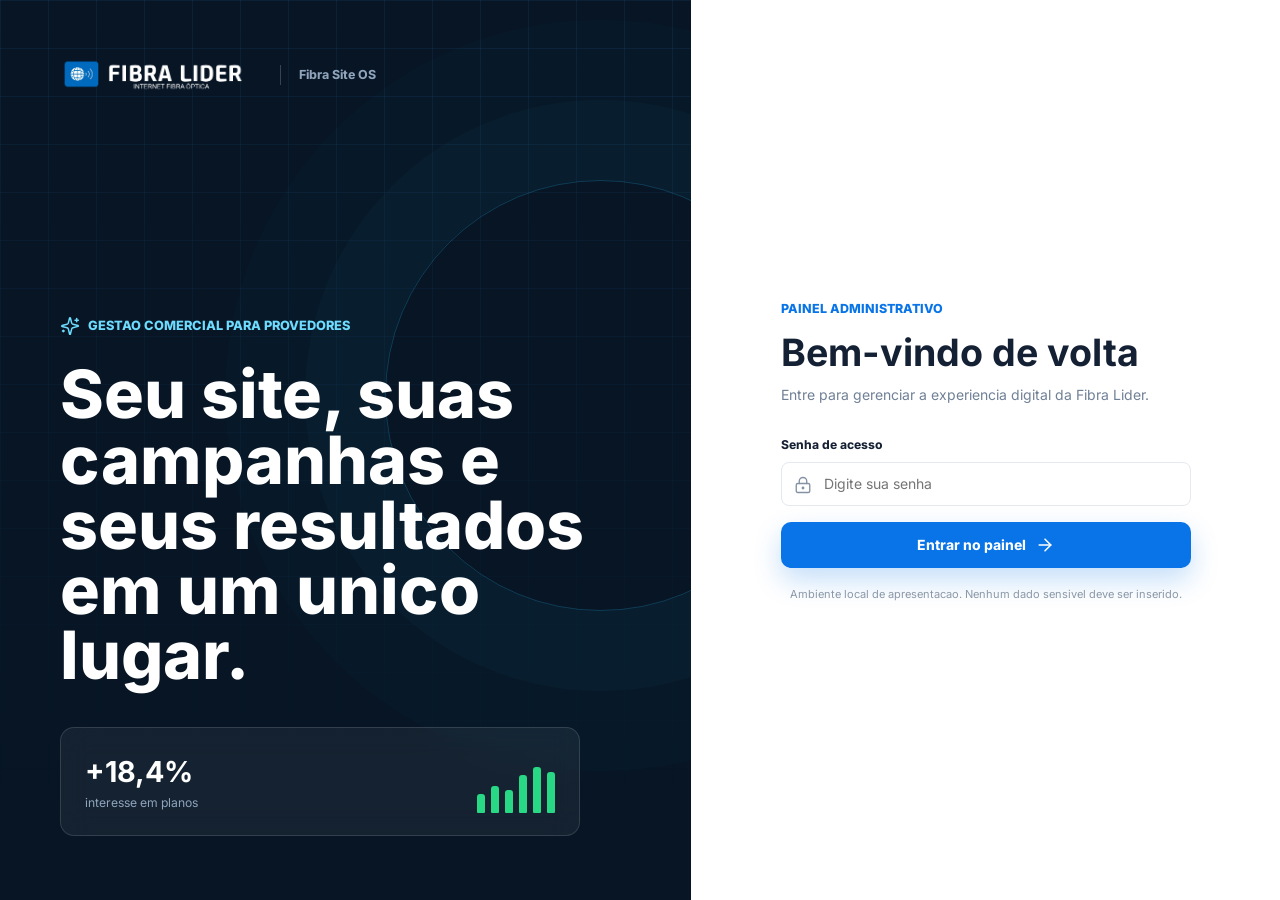
<file: app/admin.html>
<!doctype html>
<html lang="pt-BR">
  <head>
    <meta charset="utf-8">
    <meta name="viewport" content="width=device-width, initial-scale=1">
    <meta name="robots" content="noindex,nofollow">
    <meta name="theme-color" content="#081422">
    <title>Fibra Site OS | Painel</title>
    <link rel="icon" href="./assets/img/fibra-lider-icon.png">
    <link rel="stylesheet" href="./assets/vendor/leaflet.css">
    <link rel="stylesheet" href="./assets/css/fonts.css">
    <link rel="stylesheet" href="./assets/css/styles.css">
    <link rel="stylesheet" href="./assets/css/theme-builder-runtime.css">
    <link rel="stylesheet" href="./assets/css/theme-builder-templates.css">
    <link rel="stylesheet" href="./assets/css/theme-builder-editor.css">
    <script defer src="./assets/vendor/lucide.min.js"></script>
    <script defer src="./assets/vendor/leaflet.js"></script>
    <script defer src="./assets/vendor/jszip.min.js"></script>
    <script defer src="./assets/js/data.js"></script>
    <script defer src="./assets/js/coverage-core.js"></script>
    <script defer src="./assets/js/admin-core.js"></script>
    <script defer src="./assets/js/theme-builder/core.js"></script>
    <script defer src="./assets/js/theme-builder/design-catalog.js"></script>
    <script defer src="./assets/js/theme-builder/components.js"></script>
    <script defer src="./assets/js/theme-builder/canonical-template.js"></script>
    <script defer src="./assets/js/theme-builder/templates.js"></script>
    <script defer src="./assets/js/theme-builder/renderer.js"></script>
    <script defer src="./assets/js/theme-builder/editor.js"></script>
    <script defer src="./assets/js/admin.js"></script>
  </head>
  <body class="admin-body">
    <div class="admin-login" id="admin-login">
      <div class="login-visual">
        <div class="login-visual__brand">
          <img src="./assets/img/fibra-lider-logo.png" alt="Fibra Lider">
          <span>Fibra Site OS</span>
        </div>
        <div class="login-visual__content">
          <span class="login-kicker"><i data-lucide="sparkles"></i> Gestao comercial para provedores</span>
          <h1>Seu site, suas campanhas e seus resultados em um unico lugar.</h1>
          <div class="login-signal">
            <div><strong>+18,4%</strong><span>interesse em planos</span></div>
            <div class="mini-bars"><i style="--h:36%"></i><i style="--h:52%"></i><i style="--h:44%"></i><i style="--h:73%"></i><i style="--h:88%"></i><i style="--h:79%"></i></div>
          </div>
        </div>
      </div>
      <div class="login-form-wrap">
        <form class="login-form" id="login-form">
          <input type="text" name="username" value="administrador" autocomplete="username" hidden>
          <div class="login-mobile-logo"><img src="./assets/img/fibra-lider-logo-dark.png" alt="Fibra Lider"></div>
          <span class="eyebrow">Painel administrativo</span>
          <h2>Bem-vindo de volta</h2>
          <p>Entre para gerenciar a experiencia digital da Fibra Lider.</p>
          <label class="field">
            <span>Senha de acesso</span>
            <span class="input-with-icon"><i data-lucide="lock-keyhole"></i><input id="login-password" type="password" autocomplete="current-password" placeholder="Digite sua senha" required></span>
          </label>
          <p class="form-error" id="login-error" hidden>Senha incorreta. Verifique e tente novamente.</p>
          <button class="button button--primary button--block" type="submit">Entrar no painel <i data-lucide="arrow-right"></i></button>
          <small>Ambiente local de apresentacao. Nenhum dado sensivel deve ser inserido.</small>
        </form>
      </div>
    </div>

    <div class="admin-app" id="admin-app" hidden>
      <aside class="admin-sidebar" id="admin-sidebar">
        <div class="admin-brand">
          <img src="./assets/img/fibra-lider-icon.png" alt="">
          <div><strong>Fibra Site</strong><span>OS</span></div>
        </div>
        <div class="workspace-switch">
          <span class="workspace-avatar">FL</span>
          <div><strong>Fibra Lider</strong><small>Site publicado</small></div>
          <i data-lucide="chevrons-up-down"></i>
        </div>
        <nav class="admin-nav" id="admin-nav" aria-label="Navegacao do painel">
          <div class="nav-group">
            <span>Visao geral</span>
            <button data-panel="dashboard"><i data-lucide="layout-dashboard"></i><b>Dashboard</b></button>
          </div>
          <div class="nav-group" data-nav-group="experience">
            <button class="nav-group__toggle" type="button" data-nav-group-toggle="experience" aria-expanded="true"><span>Experiencia do site</span><i data-lucide="chevron-down"></i></button>
            <div class="nav-group__items">
              <button class="admin-studio-launch" type="button" data-open-studio><i data-lucide="panels-top-left"></i><b>Editor de tema</b><em>Abrir</em></button>
              <button data-panel="pages"><i data-lucide="files"></i><b>Paginas</b></button>
              <button data-panel="media"><i data-lucide="images"></i><b>Midia</b></button>
            </div>
          </div>
          <div class="nav-group" data-nav-group="commercial">
            <button class="nav-group__toggle" type="button" data-nav-group-toggle="commercial" aria-expanded="true"><span>Operacao comercial</span><i data-lucide="chevron-down"></i></button>
            <div class="nav-group__items">
              <button data-panel="plans"><i data-lucide="badge-dollar-sign"></i><b>Planos e ofertas</b><em id="nav-plan-count">0</em></button>
              <button data-panel="catalog"><i data-lucide="shapes"></i><b>Apps e beneficios</b></button>
              <button data-panel="coverage"><i data-lucide="map-pinned"></i><b>Cobertura</b></button>
              <button data-panel="leads"><i data-lucide="contact-round"></i><b>Leads</b></button>
              <button data-panel="whatsapp"><i data-lucide="message-circle-more"></i><b>WhatsApp</b></button>
            </div>
          </div>
          <div class="nav-group" data-nav-group="growth">
            <button class="nav-group__toggle" type="button" data-nav-group-toggle="growth" aria-expanded="true"><span>Crescimento</span><i data-lucide="chevron-down"></i></button>
            <div class="nav-group__items">
              <button data-panel="campaigns"><i data-lucide="megaphone"></i><b>Campanhas</b></button>
              <button data-panel="coupons"><i data-lucide="ticket-percent"></i><b>Cupons</b></button>
              <button data-panel="seo"><i data-lucide="search-check"></i><b>SEO local</b></button>
              <button data-panel="pixels"><i data-lucide="blocks"></i><b>Integracoes e APIs</b></button>
            </div>
          </div>
          <div class="nav-group" data-nav-group="admin">
            <button class="nav-group__toggle" type="button" data-nav-group-toggle="admin" aria-expanded="true"><span>Administracao</span><i data-lucide="chevron-down"></i></button>
            <div class="nav-group__items">
              <button data-panel="activity"><i data-lucide="history"></i><b>Atividade</b></button>
              <button data-panel="settings"><i data-lucide="settings-2"></i><b>Configuracoes</b></button>
            </div>
          </div>
        </nav>
        <div class="sidebar-footer">
          <div class="usage-card">
            <span><i data-lucide="hard-drive"></i> Armazenamento local</span>
            <div><i></i></div>
            <small>Protótipo de apresentação</small>
          </div>
          <button id="logout-button" type="button"><i data-lucide="log-out"></i> Sair</button>
        </div>
      </aside>

      <div class="admin-workspace">
        <header class="admin-topbar">
          <div class="topbar-title">
            <button class="icon-button sidebar-toggle" id="sidebar-toggle" type="button" aria-label="Abrir menu"><i data-lucide="menu"></i></button>
            <div>
              <small>Fibra Lider / <span id="topbar-section">Visao geral</span></small>
              <h1 id="panel-title">Dashboard</h1>
            </div>
          </div>
          <div class="topbar-actions">
            <span class="save-state" id="save-state"><i class="status-dot"></i> Tudo salvo</span>
            <button class="icon-button" id="admin-theme-toggle" type="button" aria-label="Alternar tema" title="Alternar tema"><i data-lucide="moon"></i></button>
            <a class="button button--ghost topbar-preview" href="./index.html" target="_blank" rel="noopener"><i data-lucide="external-link"></i> Ver site</a>
            <button class="button button--primary" id="publish-button" type="button"><i data-lucide="rocket"></i> Publicar</button>
            <div class="admin-account">
              <button class="admin-user" id="admin-user-button" type="button" aria-label="Abrir menu da conta" aria-expanded="false" aria-controls="admin-account-menu">
                <span>FL</span>
                <div><strong>Administrador</strong><small>Fibra Lider</small></div>
                <i data-lucide="chevron-down"></i>
              </button>
              <div class="admin-account-menu" id="admin-account-menu" role="menu" hidden>
                <div><span class="workspace-avatar">FL</span><div><strong>Administrador</strong><small>Fibra Lider</small></div></div>
                <button type="button" role="menuitem" data-account-panel="activity"><i data-lucide="history"></i> Atividade</button>
                <button type="button" role="menuitem" data-account-panel="settings"><i data-lucide="settings-2"></i> Configuracoes</button>
                <button type="button" role="menuitem" id="account-logout"><i data-lucide="log-out"></i> Sair</button>
              </div>
            </div>
          </div>
        </header>

        <main class="admin-main" id="admin-panel" tabindex="-1"></main>
      </div>
    </div>

    <div class="admin-modal" id="admin-modal" hidden>
      <div class="admin-modal__backdrop" data-admin-modal-close></div>
      <div class="admin-modal__dialog" role="dialog" aria-modal="true">
        <button class="icon-button admin-modal__close" type="button" data-admin-modal-close aria-label="Fechar"><i data-lucide="x"></i></button>
        <div id="admin-modal-content"></div>
      </div>
    </div>

    <div class="admin-toast" id="admin-toast" role="status" aria-live="polite" hidden></div>
  </body>
</html>
</file>
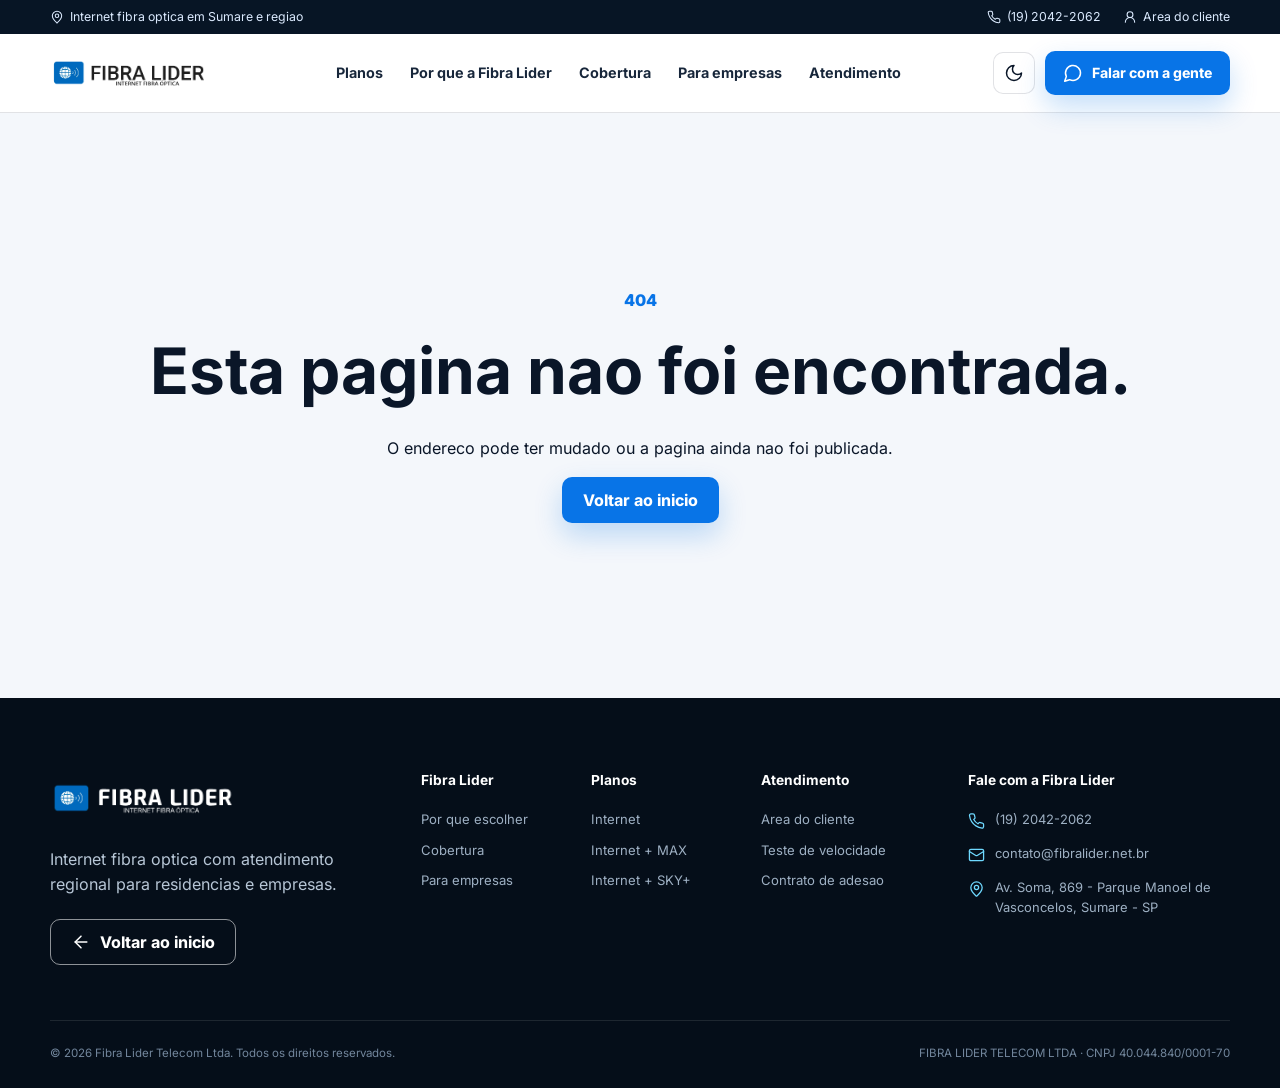
<file: app/pagina.html>
<!doctype html>
<html lang="pt-BR">
  <head>
    <meta charset="utf-8">
    <meta name="viewport" content="width=device-width, initial-scale=1">
    <meta name="theme-color" content="#061426">
    <meta name="description" content="Pagina institucional da Fibra Lider.">
    <meta name="robots" content="index,follow">
    <title>Fibra Lider</title>
    <link rel="icon" href="./assets/img/fibra-lider-icon.png">
    <link rel="stylesheet" href="./assets/vendor/leaflet.css">
    <link rel="stylesheet" href="./assets/css/fonts.css">
    <link rel="stylesheet" href="./assets/css/styles.css">
    <link rel="stylesheet" href="./assets/css/theme-builder-runtime.css">
    <link rel="stylesheet" href="./assets/css/theme-builder-templates.css">
    <script defer src="./assets/vendor/lucide.min.js"></script>
    <script defer src="./assets/vendor/leaflet.js"></script>
    <script defer src="./assets/js/data.js"></script>
    <script defer src="./assets/js/coverage-core.js"></script>
    <script defer src="./assets/js/page.js"></script>
    <script defer src="./assets/js/theme-builder/core.js"></script>
    <script defer src="./assets/js/theme-builder/components.js"></script>
    <script defer src="./assets/js/theme-builder/canonical-template.js"></script>
    <script defer src="./assets/js/theme-builder/renderer.js"></script>
    <script defer src="./assets/js/theme-builder/public.js"></script>
  </head>
  <body class="public-site inner-page">
    <a class="skip-link" href="#page-content">Ir para o conteudo</a>
    <div class="vb-render-root" id="visual-theme-root" hidden></div>
    <header class="site-header inner-page-header">
      <div class="service-strip">
        <div class="shell service-strip__inner">
          <p><i data-lucide="map-pin"></i> Internet fibra optica em Sumare e regiao</p>
          <div class="service-strip__links">
            <a id="page-header-phone" href="#"><i data-lucide="phone"></i><span></span></a>
            <a id="page-client-area" href="#" target="_blank" rel="noopener"><i data-lucide="user-round"></i> Area do cliente</a>
          </div>
        </div>
      </div>
      <div class="nav-shell shell">
        <a class="site-logo" href="./index.html" aria-label="Fibra Lider - inicio"><img id="page-logo" src="./assets/img/fibra-lider-logo-dark.png" alt="Fibra Lider"></a>
        <nav class="site-nav" id="page-nav" aria-label="Navegacao principal"></nav>
        <div class="header-actions">
          <button class="icon-button theme-toggle" id="page-theme-toggle" type="button" aria-label="Alternar tema" title="Alternar tema"><i data-lucide="moon"></i></button>
          <a class="button button--primary header-cta" id="page-whatsapp" href="#" target="_blank" rel="noopener"><i data-lucide="message-circle"></i><span>Falar com a gente</span></a>
        </div>
      </div>
    </header>

    <main id="page-content"></main>

    <footer class="site-footer">
      <div class="shell footer-main">
        <div class="footer-brand">
          <img id="page-footer-logo" src="./assets/img/fibra-lider-logo.png" alt="Fibra Lider">
          <p id="page-footer-description"></p>
          <a class="button button--outline-light" href="./index.html"><i data-lucide="arrow-left"></i> Voltar ao inicio</a>
        </div>
        <div class="footer-links" id="page-footer-columns"></div>
        <div class="footer-contact">
          <h3>Fale com a Fibra Lider</h3>
          <a id="page-footer-phone" href="#"><i data-lucide="phone"></i><span></span></a>
          <a id="page-footer-email" href="#"><i data-lucide="mail"></i><span></span></a>
          <p id="page-footer-address"><i data-lucide="map-pin"></i><span></span></p>
        </div>
      </div>
      <div class="shell footer-bottom"><p id="page-copyright"></p><p id="page-company"></p></div>
    </footer>
  </body>
</html>
</file>
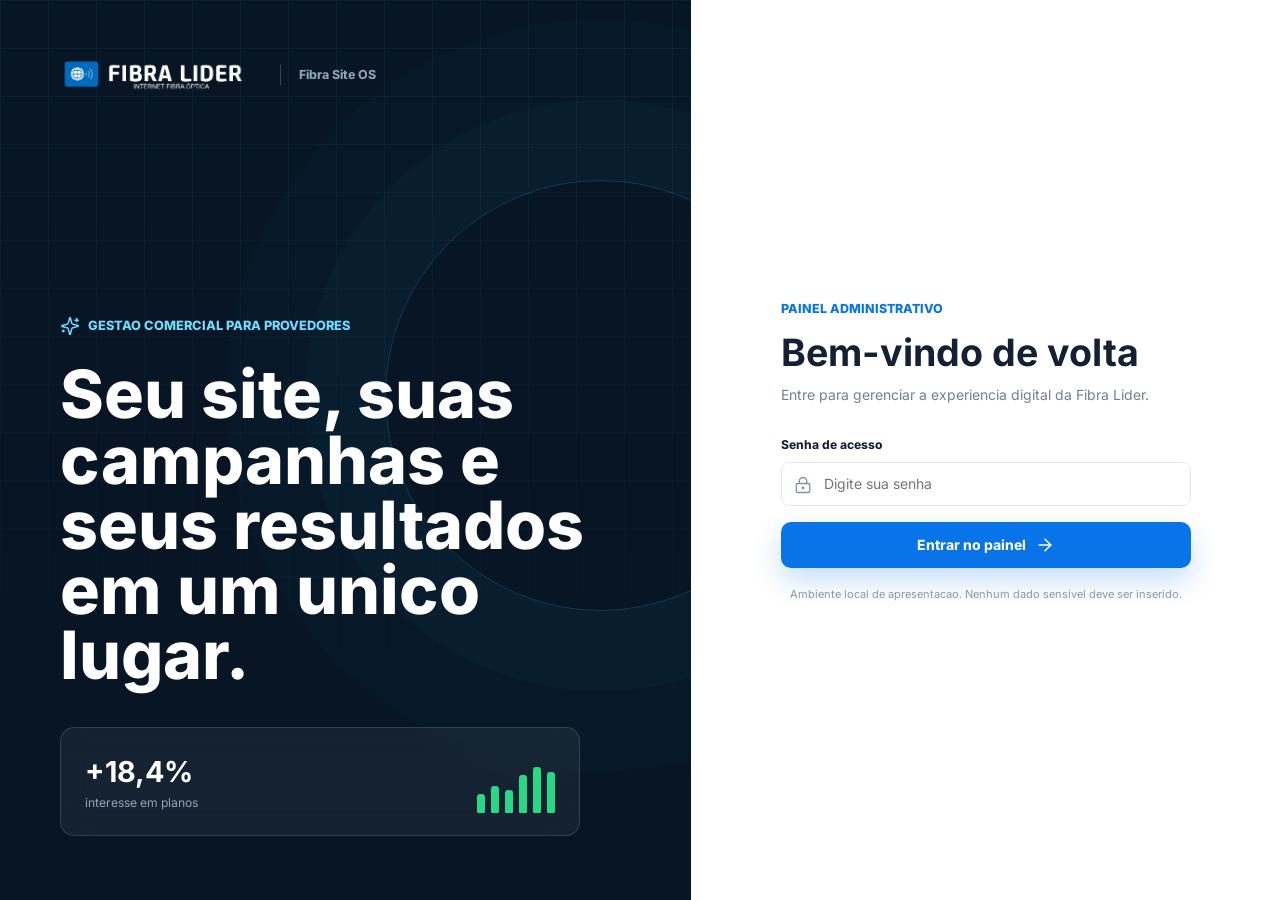
<file: app/studio.html>
<!doctype html>
<html lang="pt-BR">
  <head>
    <meta charset="utf-8">
    <meta name="viewport" content="width=device-width, initial-scale=1">
    <meta name="robots" content="noindex,nofollow">
    <meta name="theme-color" content="#0d1724">
    <title>Editor de tema | Fibra Site OS</title>
    <link rel="icon" href="./assets/img/fibra-lider-icon.png">
    <link rel="stylesheet" href="./assets/css/fonts.css">
    <link rel="stylesheet" href="./assets/css/styles.css">
    <link rel="stylesheet" href="./assets/css/theme-builder-runtime.css">
    <link rel="stylesheet" href="./assets/css/theme-builder-templates.css">
    <link rel="stylesheet" href="./assets/css/theme-builder-editor.css">
    <link rel="stylesheet" href="./assets/css/theme-builder-standalone.css">
    <script defer src="./assets/vendor/lucide.min.js"></script>
    <script defer src="./assets/js/data.js"></script>
    <script defer src="./assets/js/coverage-core.js"></script>
    <script defer src="./assets/js/theme-builder/core.js"></script>
    <script defer src="./assets/js/theme-builder/design-catalog.js"></script>
    <script defer src="./assets/js/theme-builder/components.js"></script>
    <script defer src="./assets/js/theme-builder/canonical-template.js"></script>
    <script defer src="./assets/js/theme-builder/templates.js"></script>
    <script defer src="./assets/js/theme-builder/renderer.js"></script>
    <script defer src="./assets/js/theme-builder/editor.js"></script>
    <script defer src="./assets/js/theme-builder/standalone.js"></script>
  </head>
  <body class="theme-studio-body">
    <div class="theme-studio-shell" id="theme-studio-shell" hidden>
      <header class="theme-studio-nav">
        <a class="theme-studio-nav__back" href="./admin.html#dashboard" title="Voltar ao Dashboard"><i data-lucide="arrow-left"></i><span>Dashboard</span></a>
        <div class="theme-studio-nav__brand"><img id="theme-studio-brand-icon" src="./assets/img/fibra-lider-icon.png" alt=""><div><strong>Editor de tema</strong><small id="theme-studio-tenant">Fibra Lider</small></div></div>
        <div class="theme-studio-nav__actions">
          <span class="theme-studio-nav__mode"><i data-lucide="shield-check"></i> Rascunho protegido</span>
          <button id="theme-studio-theme" type="button" title="Alternar tema do editor" aria-label="Alternar tema do editor"><i data-lucide="moon"></i></button>
          <a href="./index.html" target="_blank" rel="noopener" title="Abrir site"><i data-lucide="external-link"></i><span>Ver site</span></a>
        </div>
      </header>
      <main class="theme-studio-root" id="theme-studio-root" tabindex="-1"></main>
    </div>
    <div class="theme-studio-loading" id="theme-studio-loading"><span></span><strong>Preparando o editor visual</strong></div>
    <div class="admin-toast theme-studio-toast" id="theme-studio-toast" role="status" aria-live="polite" hidden></div>
  </body>
</html>
</file>
<file: app/assets/vendor/leaflet.css>
/* required styles */

.leaflet-pane,
.leaflet-tile,
.leaflet-marker-icon,
.leaflet-marker-shadow,
.leaflet-tile-container,
.leaflet-pane > svg,
.leaflet-pane > canvas,
.leaflet-zoom-box,
.leaflet-image-layer,
.leaflet-layer {
	position: absolute;
	left: 0;
	top: 0;
	}
.leaflet-container {
	overflow: hidden;
	}
.leaflet-tile,
.leaflet-marker-icon,
.leaflet-marker-shadow {
	-webkit-user-select: none;
	   -moz-user-select: none;
	        user-select: none;
	  -webkit-user-drag: none;
	}
/* Prevents IE11 from highlighting tiles in blue */
.leaflet-tile::selection {
	background: transparent;
}
/* Safari renders non-retina tile on retina better with this, but Chrome is worse */
.leaflet-safari .leaflet-tile {
	image-rendering: -webkit-optimize-contrast;
	}
/* hack that prevents hw layers "stretching" when loading new tiles */
.leaflet-safari .leaflet-tile-container {
	width: 1600px;
	height: 1600px;
	-webkit-transform-origin: 0 0;
	}
.leaflet-marker-icon,
.leaflet-marker-shadow {
	display: block;
	}
/* .leaflet-container svg: reset svg max-width decleration shipped in Joomla! (joomla.org) 3.x */
/* .leaflet-container img: map is broken in FF if you have max-width: 100% on tiles */
.leaflet-container .leaflet-overlay-pane svg {
	max-width: none !important;
	max-height: none !important;
	}
.leaflet-container .leaflet-marker-pane img,
.leaflet-container .leaflet-shadow-pane img,
.leaflet-container .leaflet-tile-pane img,
.leaflet-container img.leaflet-image-layer,
.leaflet-container .leaflet-tile {
	max-width: none !important;
	max-height: none !important;
	width: auto;
	padding: 0;
	}

.leaflet-container img.leaflet-tile {
	/* See: https://bugs.chromium.org/p/chromium/issues/detail?id=600120 */
	mix-blend-mode: plus-lighter;
}

.leaflet-container.leaflet-touch-zoom {
	-ms-touch-action: pan-x pan-y;
	touch-action: pan-x pan-y;
	}
.leaflet-container.leaflet-touch-drag {
	-ms-touch-action: pinch-zoom;
	/* Fallback for FF which doesn't support pinch-zoom */
	touch-action: none;
	touch-action: pinch-zoom;
}
.leaflet-container.leaflet-touch-drag.leaflet-touch-zoom {
	-ms-touch-action: none;
	touch-action: none;
}
.leaflet-container {
	-webkit-tap-highlight-color: transparent;
}
.leaflet-container a {
	-webkit-tap-highlight-color: rgba(51, 181, 229, 0.4);
}
.leaflet-tile {
	filter: inherit;
	visibility: hidden;
	}
.leaflet-tile-loaded {
	visibility: inherit;
	}
.leaflet-zoom-box {
	width: 0;
	height: 0;
	-moz-box-sizing: border-box;
	     box-sizing: border-box;
	z-index: 800;
	}
/* workaround for https://bugzilla.mozilla.org/show_bug.cgi?id=888319 */
.leaflet-overlay-pane svg {
	-moz-user-select: none;
	}

.leaflet-pane         { z-index: 400; }

.leaflet-tile-pane    { z-index: 200; }
.leaflet-overlay-pane { z-index: 400; }
.leaflet-shadow-pane  { z-index: 500; }
.leaflet-marker-pane  { z-index: 600; }
.leaflet-tooltip-pane   { z-index: 650; }
.leaflet-popup-pane   { z-index: 700; }

.leaflet-map-pane canvas { z-index: 100; }
.leaflet-map-pane svg    { z-index: 200; }

.leaflet-vml-shape {
	width: 1px;
	height: 1px;
	}
.lvml {
	behavior: url(#default#VML);
	display: inline-block;
	position: absolute;
	}


/* control positioning */

.leaflet-control {
	position: relative;
	z-index: 800;
	pointer-events: visiblePainted; /* IE 9-10 doesn't have auto */
	pointer-events: auto;
	}
.leaflet-top,
.leaflet-bottom {
	position: absolute;
	z-index: 1000;
	pointer-events: none;
	}
.leaflet-top {
	top: 0;
	}
.leaflet-right {
	right: 0;
	}
.leaflet-bottom {
	bottom: 0;
	}
.leaflet-left {
	left: 0;
	}
.leaflet-control {
	float: left;
	clear: both;
	}
.leaflet-right .leaflet-control {
	float: right;
	}
.leaflet-top .leaflet-control {
	margin-top: 10px;
	}
.leaflet-bottom .leaflet-control {
	margin-bottom: 10px;
	}
.leaflet-left .leaflet-control {
	margin-left: 10px;
	}
.leaflet-right .leaflet-control {
	margin-right: 10px;
	}


/* zoom and fade animations */

.leaflet-fade-anim .leaflet-popup {
	opacity: 0;
	-webkit-transition: opacity 0.2s linear;
	   -moz-transition: opacity 0.2s linear;
	        transition: opacity 0.2s linear;
	}
.leaflet-fade-anim .leaflet-map-pane .leaflet-popup {
	opacity: 1;
	}
.leaflet-zoom-animated {
	-webkit-transform-origin: 0 0;
	    -ms-transform-origin: 0 0;
	        transform-origin: 0 0;
	}
svg.leaflet-zoom-animated {
	will-change: transform;
}

.leaflet-zoom-anim .leaflet-zoom-animated {
	-webkit-transition: -webkit-transform 0.25s cubic-bezier(0,0,0.25,1);
	   -moz-transition:    -moz-transform 0.25s cubic-bezier(0,0,0.25,1);
	        transition:         transform 0.25s cubic-bezier(0,0,0.25,1);
	}
.leaflet-zoom-anim .leaflet-tile,
.leaflet-pan-anim .leaflet-tile {
	-webkit-transition: none;
	   -moz-transition: none;
	        transition: none;
	}

.leaflet-zoom-anim .leaflet-zoom-hide {
	visibility: hidden;
	}


/* cursors */

.leaflet-interactive {
	cursor: pointer;
	}
.leaflet-grab {
	cursor: -webkit-grab;
	cursor:    -moz-grab;
	cursor:         grab;
	}
.leaflet-crosshair,
.leaflet-crosshair .leaflet-interactive {
	cursor: crosshair;
	}
.leaflet-popup-pane,
.leaflet-control {
	cursor: auto;
	}
.leaflet-dragging .leaflet-grab,
.leaflet-dragging .leaflet-grab .leaflet-interactive,
.leaflet-dragging .leaflet-marker-draggable {
	cursor: move;
	cursor: -webkit-grabbing;
	cursor:    -moz-grabbing;
	cursor:         grabbing;
	}

/* marker & overlays interactivity */
.leaflet-marker-icon,
.leaflet-marker-shadow,
.leaflet-image-layer,
.leaflet-pane > svg path,
.leaflet-tile-container {
	pointer-events: none;
	}

.leaflet-marker-icon.leaflet-interactive,
.leaflet-image-layer.leaflet-interactive,
.leaflet-pane > svg path.leaflet-interactive,
svg.leaflet-image-layer.leaflet-interactive path {
	pointer-events: visiblePainted; /* IE 9-10 doesn't have auto */
	pointer-events: auto;
	}

/* visual tweaks */

.leaflet-container {
	background: #ddd;
	outline-offset: 1px;
	}
.leaflet-container a {
	color: #0078A8;
	}
.leaflet-zoom-box {
	border: 2px dotted #38f;
	background: rgba(255,255,255,0.5);
	}


/* general typography */
.leaflet-container {
	font-family: "Helvetica Neue", Arial, Helvetica, sans-serif;
	font-size: 12px;
	font-size: 0.75rem;
	line-height: 1.5;
	}


/* general toolbar styles */

.leaflet-bar {
	box-shadow: 0 1px 5px rgba(0,0,0,0.65);
	border-radius: 4px;
	}
.leaflet-bar a {
	background-color: #fff;
	border-bottom: 1px solid #ccc;
	width: 26px;
	height: 26px;
	line-height: 26px;
	display: block;
	text-align: center;
	text-decoration: none;
	color: black;
	}
.leaflet-bar a,
.leaflet-control-layers-toggle {
	background-position: 50% 50%;
	background-repeat: no-repeat;
	display: block;
	}
.leaflet-bar a:hover,
.leaflet-bar a:focus {
	background-color: #f4f4f4;
	}
.leaflet-bar a:first-child {
	border-top-left-radius: 4px;
	border-top-right-radius: 4px;
	}
.leaflet-bar a:last-child {
	border-bottom-left-radius: 4px;
	border-bottom-right-radius: 4px;
	border-bottom: none;
	}
.leaflet-bar a.leaflet-disabled {
	cursor: default;
	background-color: #f4f4f4;
	color: #bbb;
	}

.leaflet-touch .leaflet-bar a {
	width: 30px;
	height: 30px;
	line-height: 30px;
	}
.leaflet-touch .leaflet-bar a:first-child {
	border-top-left-radius: 2px;
	border-top-right-radius: 2px;
	}
.leaflet-touch .leaflet-bar a:last-child {
	border-bottom-left-radius: 2px;
	border-bottom-right-radius: 2px;
	}

/* zoom control */

.leaflet-control-zoom-in,
.leaflet-control-zoom-out {
	font: bold 18px 'Lucida Console', Monaco, monospace;
	text-indent: 1px;
	}

.leaflet-touch .leaflet-control-zoom-in, .leaflet-touch .leaflet-control-zoom-out  {
	font-size: 22px;
	}


/* layers control */

.leaflet-control-layers {
	box-shadow: 0 1px 5px rgba(0,0,0,0.4);
	background: #fff;
	border-radius: 5px;
	}
.leaflet-control-layers-toggle {
	background-image: url(images/layers.png);
	width: 36px;
	height: 36px;
	}
.leaflet-retina .leaflet-control-layers-toggle {
	background-image: url(images/layers-2x.png);
	background-size: 26px 26px;
	}
.leaflet-touch .leaflet-control-layers-toggle {
	width: 44px;
	height: 44px;
	}
.leaflet-control-layers .leaflet-control-layers-list,
.leaflet-control-layers-expanded .leaflet-control-layers-toggle {
	display: none;
	}
.leaflet-control-layers-expanded .leaflet-control-layers-list {
	display: block;
	position: relative;
	}
.leaflet-control-layers-expanded {
	padding: 6px 10px 6px 6px;
	color: #333;
	background: #fff;
	}
.leaflet-control-layers-scrollbar {
	overflow-y: scroll;
	overflow-x: hidden;
	padding-right: 5px;
	}
.leaflet-control-layers-selector {
	margin-top: 2px;
	position: relative;
	top: 1px;
	}
.leaflet-control-layers label {
	display: block;
	font-size: 13px;
	font-size: 1.08333em;
	}
.leaflet-control-layers-separator {
	height: 0;
	border-top: 1px solid #ddd;
	margin: 5px -10px 5px -6px;
	}

/* Default icon URLs */
.leaflet-default-icon-path { /* used only in path-guessing heuristic, see L.Icon.Default */
	background-image: url(images/marker-icon.png);
	}


/* attribution and scale controls */

.leaflet-container .leaflet-control-attribution {
	background: #fff;
	background: rgba(255, 255, 255, 0.8);
	margin: 0;
	}
.leaflet-control-attribution,
.leaflet-control-scale-line {
	padding: 0 5px;
	color: #333;
	line-height: 1.4;
	}
.leaflet-control-attribution a {
	text-decoration: none;
	}
.leaflet-control-attribution a:hover,
.leaflet-control-attribution a:focus {
	text-decoration: underline;
	}
.leaflet-attribution-flag {
	display: inline !important;
	vertical-align: baseline !important;
	width: 1em;
	height: 0.6669em;
	}
.leaflet-left .leaflet-control-scale {
	margin-left: 5px;
	}
.leaflet-bottom .leaflet-control-scale {
	margin-bottom: 5px;
	}
.leaflet-control-scale-line {
	border: 2px solid #777;
	border-top: none;
	line-height: 1.1;
	padding: 2px 5px 1px;
	white-space: nowrap;
	-moz-box-sizing: border-box;
	     box-sizing: border-box;
	background: rgba(255, 255, 255, 0.8);
	text-shadow: 1px 1px #fff;
	}
.leaflet-control-scale-line:not(:first-child) {
	border-top: 2px solid #777;
	border-bottom: none;
	margin-top: -2px;
	}
.leaflet-control-scale-line:not(:first-child):not(:last-child) {
	border-bottom: 2px solid #777;
	}

.leaflet-touch .leaflet-control-attribution,
.leaflet-touch .leaflet-control-layers,
.leaflet-touch .leaflet-bar {
	box-shadow: none;
	}
.leaflet-touch .leaflet-control-layers,
.leaflet-touch .leaflet-bar {
	border: 2px solid rgba(0,0,0,0.2);
	background-clip: padding-box;
	}


/* popup */

.leaflet-popup {
	position: absolute;
	text-align: center;
	margin-bottom: 20px;
	}
.leaflet-popup-content-wrapper {
	padding: 1px;
	text-align: left;
	border-radius: 12px;
	}
.leaflet-popup-content {
	margin: 13px 24px 13px 20px;
	line-height: 1.3;
	font-size: 13px;
	font-size: 1.08333em;
	min-height: 1px;
	}
.leaflet-popup-content p {
	margin: 17px 0;
	margin: 1.3em 0;
	}
.leaflet-popup-tip-container {
	width: 40px;
	height: 20px;
	position: absolute;
	left: 50%;
	margin-top: -1px;
	margin-left: -20px;
	overflow: hidden;
	pointer-events: none;
	}
.leaflet-popup-tip {
	width: 17px;
	height: 17px;
	padding: 1px;

	margin: -10px auto 0;
	pointer-events: auto;

	-webkit-transform: rotate(45deg);
	   -moz-transform: rotate(45deg);
	    -ms-transform: rotate(45deg);
	        transform: rotate(45deg);
	}
.leaflet-popup-content-wrapper,
.leaflet-popup-tip {
	background: white;
	color: #333;
	box-shadow: 0 3px 14px rgba(0,0,0,0.4);
	}
.leaflet-container a.leaflet-popup-close-button {
	position: absolute;
	top: 0;
	right: 0;
	border: none;
	text-align: center;
	width: 24px;
	height: 24px;
	font: 16px/24px Tahoma, Verdana, sans-serif;
	color: #757575;
	text-decoration: none;
	background: transparent;
	}
.leaflet-container a.leaflet-popup-close-button:hover,
.leaflet-container a.leaflet-popup-close-button:focus {
	color: #585858;
	}
.leaflet-popup-scrolled {
	overflow: auto;
	}

.leaflet-oldie .leaflet-popup-content-wrapper {
	-ms-zoom: 1;
	}
.leaflet-oldie .leaflet-popup-tip {
	width: 24px;
	margin: 0 auto;

	-ms-filter: "progid:DXImageTransform.Microsoft.Matrix(M11=0.70710678, M12=0.70710678, M21=-0.70710678, M22=0.70710678)";
	filter: progid:DXImageTransform.Microsoft.Matrix(M11=0.70710678, M12=0.70710678, M21=-0.70710678, M22=0.70710678);
	}

.leaflet-oldie .leaflet-control-zoom,
.leaflet-oldie .leaflet-control-layers,
.leaflet-oldie .leaflet-popup-content-wrapper,
.leaflet-oldie .leaflet-popup-tip {
	border: 1px solid #999;
	}


/* div icon */

.leaflet-div-icon {
	background: #fff;
	border: 1px solid #666;
	}


/* Tooltip */
/* Base styles for the element that has a tooltip */
.leaflet-tooltip {
	position: absolute;
	padding: 6px;
	background-color: #fff;
	border: 1px solid #fff;
	border-radius: 3px;
	color: #222;
	white-space: nowrap;
	-webkit-user-select: none;
	-moz-user-select: none;
	-ms-user-select: none;
	user-select: none;
	pointer-events: none;
	box-shadow: 0 1px 3px rgba(0,0,0,0.4);
	}
.leaflet-tooltip.leaflet-interactive {
	cursor: pointer;
	pointer-events: auto;
	}
.leaflet-tooltip-top:before,
.leaflet-tooltip-bottom:before,
.leaflet-tooltip-left:before,
.leaflet-tooltip-right:before {
	position: absolute;
	pointer-events: none;
	border: 6px solid transparent;
	background: transparent;
	content: "";
	}

/* Directions */

.leaflet-tooltip-bottom {
	margin-top: 6px;
}
.leaflet-tooltip-top {
	margin-top: -6px;
}
.leaflet-tooltip-bottom:before,
.leaflet-tooltip-top:before {
	left: 50%;
	margin-left: -6px;
	}
.leaflet-tooltip-top:before {
	bottom: 0;
	margin-bottom: -12px;
	border-top-color: #fff;
	}
.leaflet-tooltip-bottom:before {
	top: 0;
	margin-top: -12px;
	margin-left: -6px;
	border-bottom-color: #fff;
	}
.leaflet-tooltip-left {
	margin-left: -6px;
}
.leaflet-tooltip-right {
	margin-left: 6px;
}
.leaflet-tooltip-left:before,
.leaflet-tooltip-right:before {
	top: 50%;
	margin-top: -6px;
	}
.leaflet-tooltip-left:before {
	right: 0;
	margin-right: -12px;
	border-left-color: #fff;
	}
.leaflet-tooltip-right:before {
	left: 0;
	margin-left: -12px;
	border-right-color: #fff;
	}

/* Printing */

@media print {
	/* Prevent printers from removing background-images of controls. */
	.leaflet-control {
		-webkit-print-color-adjust: exact;
		print-color-adjust: exact;
		}
	}
</file>
<file: app/assets/css/fonts.css>
@font-face {
  font-family: "Inter";
  font-style: normal;
  font-weight: 100 900;
  font-display: swap;
  src: url("../fonts/inter-variable.woff2") format("woff2-variations");
}

@font-face {
  font-family: "Manrope";
  font-style: normal;
  font-weight: 200 800;
  font-display: swap;
  src: url("../fonts/manrope-variable.woff2") format("woff2-variations");
}

@font-face {
  font-family: "Sora";
  font-style: normal;
  font-weight: 100 800;
  font-display: swap;
  src: url("../fonts/sora-variable.woff2") format("woff2-variations");
}

@font-face {
  font-family: "Lora";
  font-style: normal;
  font-weight: 400 700;
  font-display: swap;
  src: url("../fonts/lora-variable.woff2") format("woff2-variations");
}
</file>
<file: app/assets/css/styles.css>
:root {
  color-scheme: light;
  --brand: #0874e7;
  --brand-rgb: 8, 116, 231;
  --brand-dark: #063f83;
  --accent: #29d884;
  --ink: #0a1628;
  --ink-2: #17263a;
  --muted: #64748b;
  --surface: #f4f7fb;
  --panel: #ffffff;
  --line: rgba(10, 22, 40, 0.12);
  --line-strong: rgba(10, 22, 40, 0.2);
  --soft-blue: #eaf4ff;
  --soft-green: #e8fbf2;
  --warning: #ffb547;
  --danger: #e5484d;
  --radius: 16px;
  --radius-sm: 8px;
  --radius-lg: 24px;
  --shadow-sm: 0 8px 24px rgba(10, 22, 40, 0.08);
  --shadow-md: 0 20px 55px rgba(10, 22, 40, 0.12);
  --shadow-lg: 0 30px 90px rgba(4, 14, 28, 0.24);
  --shell: min(1180px, calc(100% - 48px));
  --header-height: 78px;
}

/* Studio v1.5: direct canvas editing, opt-in offers and commercial funnel */
.sr-only {
  position: absolute;
  width: 1px;
  height: 1px;
  padding: 0;
  overflow: hidden;
  clip: rect(0, 0, 0, 0);
  white-space: nowrap;
  border: 0;
}

.coupon-activation {
  min-height: 72px;
  display: grid;
  grid-template-columns: minmax(230px, 1fr) minmax(300px, .9fr) minmax(260px, .8fr);
  gap: 18px;
  align-items: center;
  margin: 20px 0 26px;
  padding: 12px 14px;
  border: 1px solid color-mix(in srgb, var(--brand) 16%, var(--line));
  background: color-mix(in srgb, var(--brand) 4%, var(--panel));
  border-radius: 8px;
}

.coupon-activation__intro,
.coupon-activation__status,
.coupon-activation form {
  min-width: 0;
  display: flex;
  align-items: center;
  gap: 10px;
}

.coupon-activation__intro > span {
  flex: 0 0 38px;
  width: 38px;
  height: 38px;
  display: grid;
  place-items: center;
  color: var(--brand);
  background: color-mix(in srgb, var(--brand) 11%, var(--panel));
  border-radius: 7px;
}

.coupon-activation__intro div { display: grid; gap: 2px; }
.coupon-activation__intro strong { color: var(--ink); font-size: .9rem; }
.coupon-activation__intro small { color: var(--muted); font-size: .72rem; }
.coupon-activation form input {
  min-width: 0;
  width: 100%;
  height: 44px;
  padding: 0 12px;
  border: 1px solid var(--line);
  color: var(--ink);
  background: var(--panel);
  border-radius: 7px;
  text-transform: uppercase;
}
.coupon-activation form .button { flex: 0 0 auto; min-height: 44px; }
.coupon-activation__status {
  justify-content: space-between;
  padding: 9px 10px;
  color: #08704b;
  background: color-mix(in srgb, #22b573 12%, var(--panel));
  border-radius: 7px;
  font-size: .75rem;
  font-weight: 700;
}
.coupon-activation__status.is-error {
  color: #b42318;
  background: color-mix(in srgb, #dc2626 10%, var(--panel));
}

.is-builder-preview [data-section] {
  position: relative;
  cursor: pointer;
}
.is-builder-preview [data-section]::after {
  content: attr(data-section);
  position: absolute;
  z-index: 90;
  top: 8px;
  left: 8px;
  max-width: calc(100% - 16px);
  padding: 5px 8px;
  color: #fff;
  background: #0874e7;
  border-radius: 5px;
  font: 700 11px/1 Inter, sans-serif;
  opacity: 0;
  pointer-events: none;
  transition: opacity .16s ease;
}
.is-builder-preview [data-section]:hover { outline: 2px solid color-mix(in srgb, #0874e7 72%, transparent); outline-offset: -2px; }
.is-builder-preview [data-section]:hover::after,
.is-builder-preview [data-section].is-builder-selected::after { opacity: 1; }
.is-builder-preview [data-section].is-builder-selected { outline: 3px solid #0874e7; outline-offset: -3px; }

.builder-banner-switcher {
  display: flex;
  align-items: center;
  gap: 8px;
  margin-bottom: 12px;
}
.builder-banner-switcher > div {
  min-width: 0;
  display: flex;
  gap: 6px;
  overflow-x: auto;
}
.builder-banner-switcher > div button {
  position: relative;
  flex: 0 0 58px;
  width: 58px;
  height: 42px;
  overflow: hidden;
  padding: 0;
  border: 2px solid transparent;
  background: var(--admin-soft);
  border-radius: 6px;
  cursor: pointer;
}
.builder-banner-switcher > div button.is-active { border-color: var(--brand); }
.builder-banner-switcher img { width: 100%; height: 100%; object-fit: cover; }
.builder-banner-switcher button span {
  position: absolute;
  right: 3px;
  bottom: 3px;
  padding: 2px 4px;
  color: #fff;
  background: rgba(4, 14, 27, .78);
  border-radius: 3px;
  font-size: .58rem;
}
.builder-banner-preview {
  position: relative;
  min-height: 150px;
  display: flex;
  flex-direction: column;
  justify-content: flex-end;
  gap: 4px;
  overflow: hidden;
  margin-bottom: 10px;
  padding: 14px;
  color: #fff;
  background: #07111e;
  border-radius: 7px;
}
.builder-banner-preview::after {
  content: "";
  position: absolute;
  inset: 0;
  background: linear-gradient(180deg, transparent 18%, rgba(4, 12, 24, .88));
}
.builder-banner-preview img { position: absolute; inset: 0; width: 100%; height: 100%; object-fit: cover; }
.builder-banner-preview span,
.builder-banner-preview strong { position: relative; z-index: 1; }
.builder-banner-preview span { font-size: .63rem; font-weight: 800; }
.builder-banner-preview strong { max-width: 28ch; font-size: .9rem; line-height: 1.25; }
.builder-banner-actions { display: flex; gap: 6px; margin-bottom: 14px; }
.builder-banner-actions .button { min-width: 36px; height: 36px; padding: 0 9px; }
.builder-banner-actions .button svg { width: 15px; }
.upload-zone--compact { min-height: 74px; margin: 8px 0 12px; padding: 10px; }
.upload-zone--compact > span { width: 36px; height: 36px; }
.range-field > span { display: flex; justify-content: space-between; }

.lead-funnel-toolbar,
.template-message-head {
  display: flex;
  align-items: center;
  justify-content: space-between;
  gap: 16px;
  margin: 18px 0 12px;
}
.lead-funnel-toolbar > div,
.template-message-head > div { display: grid; gap: 3px; }
.lead-funnel-toolbar small,
.template-message-head small { color: var(--admin-muted); }
.lead-kanban {
  display: grid;
  grid-template-columns: repeat(5, minmax(230px, 1fr));
  gap: 10px;
  padding-bottom: 12px;
  overflow-x: auto;
  scroll-snap-type: x proximity;
}
.lead-kanban__column {
  min-height: 420px;
  padding: 8px;
  border: 1px solid var(--admin-border);
  background: color-mix(in srgb, var(--admin-soft) 72%, var(--admin-panel));
  border-radius: 8px;
  scroll-snap-align: start;
}
.lead-kanban__column > header,
.lead-kanban__column > header > span {
  display: flex;
  align-items: center;
  justify-content: space-between;
  gap: 7px;
}
.lead-kanban__column > header { min-height: 42px; padding: 0 4px 8px; }
.lead-kanban__column > header > span { justify-content: flex-start; }
.lead-kanban__column > header svg { width: 16px; color: var(--brand); }
.lead-kanban__column > header strong { font-size: .78rem; }
.lead-kanban__column > header b {
  min-width: 24px;
  height: 24px;
  display: grid;
  place-items: center;
  color: var(--admin-muted);
  background: var(--admin-panel);
  border-radius: 6px;
  font-size: .68rem;
}
.lead-kanban__column > div { display: grid; gap: 8px; }
.lead-kanban-card {
  display: grid;
  gap: 10px;
  padding: 10px;
  border: 1px solid var(--admin-border);
  background: var(--admin-panel);
  border-radius: 7px;
  box-shadow: 0 5px 14px rgba(6, 17, 31, .05);
}
.lead-kanban-card .lead-interest,
.lead-attribution { display: grid; gap: 3px; min-width: 0; }
.lead-kanban-card .lead-interest strong { overflow: hidden; font-size: .75rem; text-overflow: ellipsis; white-space: nowrap; }
.lead-kanban-card small { color: var(--admin-muted); font-size: .65rem; }
.lead-attribution {
  padding: 8px;
  background: var(--admin-soft);
  border-radius: 6px;
}
.lead-attribution span { display: flex; align-items: center; gap: 5px; color: var(--admin-ink); font-size: .68rem; font-weight: 800; }
.lead-attribution svg { width: 13px; color: var(--brand); }
.lead-kanban-card select {
  width: 100%;
  height: 36px;
  padding: 0 8px;
  border: 1px solid var(--admin-border);
  color: var(--admin-ink);
  background: var(--admin-panel);
  border-radius: 6px;
  font-size: .7rem;
}
.lead-kanban-card footer { display: flex; gap: 6px; }
.lead-kanban-card footer .button { min-width: 0; flex: 1; font-size: .68rem; }
.kanban-empty { padding: 22px 8px; color: var(--admin-muted); text-align: center; font-size: .68rem; }

.campaign-filters { display: flex; flex-wrap: wrap; gap: 6px; margin: 10px 0; }
.campaign-filters span,
.template-variable-guide span,
.compose-context span {
  display: inline-flex;
  align-items: center;
  gap: 5px;
  padding: 5px 7px;
  color: var(--admin-muted);
  background: var(--admin-soft);
  border-radius: 5px;
  font-size: .65rem;
  font-weight: 700;
}
.campaign-filters svg,
.compose-context svg { width: 13px; color: var(--brand); }
.coupon-mode { display: inline-flex; align-items: center; gap: 6px; width: fit-content; padding: 5px 7px; color: var(--brand); background: color-mix(in srgb, var(--brand) 9%, var(--admin-panel)); border-radius: 5px; font-size: .66rem; font-weight: 800; }
.coupon-mode svg { width: 13px; }
.admin-modal__dialog--wide:has(.campaign-builder-form) { width: min(1040px, 100%); }
.campaign-builder-form { display: grid; gap: 14px; }
.campaign-form-section,
.campaign-audience-builder {
  border: 1px solid var(--admin-border);
  border-radius: 8px;
  background: var(--admin-panel);
}
.campaign-form-section { padding: 16px 16px 0; }
.campaign-form-section > header,
.campaign-audience-builder__head {
  display: grid;
  grid-template-columns: 38px minmax(0, 1fr) auto;
  gap: 10px;
  align-items: center;
  margin-bottom: 15px;
}
.campaign-form-section > header > span,
.campaign-audience-builder__head > span {
  display: grid;
  width: 38px;
  height: 38px;
  place-items: center;
  border-radius: 7px;
  color: var(--brand);
  background: color-mix(in srgb, var(--brand) 11%, var(--admin-panel));
}
.campaign-form-section > header svg,
.campaign-audience-builder__head > span svg { width: 17px; }
.campaign-form-section > header > div,
.campaign-audience-builder__head > div { display: grid; gap: 2px; min-width: 0; }
.campaign-form-section > header strong,
.campaign-audience-builder__head strong { color: var(--admin-ink); font-size: .79rem; }
.campaign-form-section > header small,
.campaign-audience-builder__head small { color: var(--admin-muted); font-size: .67rem; line-height: 1.4; }
.campaign-message-section .field { margin-bottom: 9px; }
.campaign-variable-list { display: flex; flex-wrap: wrap; gap: 5px; padding: 0 0 15px; }
.campaign-variable-list span {
  padding: 4px 7px;
  border: 1px solid var(--admin-border);
  border-radius: 5px;
  color: var(--brand);
  background: var(--admin-soft);
  font-family: ui-monospace, SFMono-Regular, Consolas, monospace;
  font-size: .63rem;
  font-weight: 750;
}
.campaign-audience-builder { overflow: hidden; }
.campaign-audience-builder__head {
  margin: 0;
  padding: 15px 16px;
  border-bottom: 1px solid var(--admin-border);
  background: color-mix(in srgb, var(--brand) 4%, var(--admin-panel));
}
.campaign-audience-total { display: grid; justify-items: end; }
.campaign-audience-total strong { color: var(--brand); font-size: 1.25rem; line-height: 1; }
.campaign-audience-total span { color: var(--admin-muted); font-size: .62rem; font-weight: 700; }
.campaign-filter-group { min-width: 0; margin: 0; padding: 15px 16px 17px; border: 0; }
.campaign-filter-group--plans { border-bottom: 1px solid var(--admin-border); }
.campaign-filter-group legend {
  display: flex;
  width: 100%;
  align-items: center;
  justify-content: space-between;
  gap: 12px;
  padding: 0;
}
.campaign-filter-group legend > span:first-child { display: grid; gap: 2px; min-width: 0; }
.campaign-filter-group legend strong { color: var(--admin-ink); font-size: .74rem; }
.campaign-filter-group legend small { color: var(--admin-muted); font-size: .62rem; font-weight: 650; }
.campaign-filter-group legend > button,
.campaign-filter-actions > button {
  min-height: 30px;
  padding: 0 9px;
  border: 1px solid var(--admin-border);
  border-radius: 5px;
  color: var(--brand);
  background: var(--admin-panel);
  cursor: pointer;
  font-size: .62rem;
  font-weight: 800;
  white-space: nowrap;
}
.campaign-filter-actions { display: flex; align-items: center; gap: 6px; }
.campaign-filter-actions > label {
  display: flex;
  width: 190px;
  min-height: 30px;
  align-items: center;
  gap: 6px;
  padding: 0 8px;
  border: 1px solid var(--admin-border);
  border-radius: 5px;
  background: var(--admin-panel);
}
.campaign-filter-actions svg { width: 13px; color: var(--admin-muted); }
.campaign-filter-actions input { width: 100%; min-width: 0; border: 0; outline: 0; color: var(--admin-ink); background: transparent; font-size: .66rem; }
.campaign-choice-grid {
  display: grid;
  grid-template-columns: repeat(3, minmax(0, 1fr));
  gap: 7px;
  max-height: 278px;
  margin-top: 11px;
  overflow: auto;
  padding-right: 3px;
  scrollbar-color: color-mix(in srgb, var(--brand) 42%, transparent) transparent;
  scrollbar-width: thin;
}
.campaign-choice-grid--compact { grid-template-columns: repeat(2, minmax(0, 1fr)); max-height: 236px; }
.campaign-choice {
  position: relative;
  display: grid;
  grid-template-columns: 25px minmax(0, 1fr) auto;
  gap: 8px;
  align-items: center;
  min-width: 0;
  min-height: 58px;
  padding: 9px;
  border: 1px solid var(--admin-border);
  border-radius: 6px;
  color: var(--admin-ink);
  background: var(--admin-soft);
  cursor: pointer;
  transition: border-color 150ms ease, background 150ms ease, transform 150ms ease;
}
.campaign-choice:hover { border-color: color-mix(in srgb, var(--brand) 54%, var(--admin-border)); transform: translateY(-1px); }
.campaign-choice:has(input:checked) { border-color: var(--brand); background: color-mix(in srgb, var(--brand) 8%, var(--admin-panel)); }
.campaign-choice > input { position: absolute; width: 1px; height: 1px; opacity: 0; pointer-events: none; }
.campaign-choice__check {
  display: grid;
  width: 23px;
  height: 23px;
  place-items: center;
  border: 1px solid var(--admin-border);
  border-radius: 5px;
  color: transparent;
  background: var(--admin-panel);
}
.campaign-choice__check svg { width: 13px; }
.campaign-choice:has(input:checked) .campaign-choice__check { border-color: var(--brand); color: #fff; background: var(--brand); }
.campaign-choice__body { display: grid; gap: 2px; min-width: 0; }
.campaign-choice__body strong,
.campaign-choice__body small { min-width: 0; overflow-wrap: anywhere; }
.campaign-choice__body strong { font-size: .7rem; line-height: 1.3; }
.campaign-choice__body small { color: var(--admin-muted); font-size: .61rem; line-height: 1.35; }
.campaign-choice > em { color: var(--admin-muted); font-size: .61rem; font-style: normal; font-weight: 750; white-space: nowrap; }
.campaign-choice[hidden] { display: none; }
.campaign-choice-empty { grid-column: 1 / -1; padding: 16px; border: 1px dashed var(--admin-border); color: var(--admin-muted); font-size: .67rem; text-align: center; }
.campaign-filter-columns { display: grid; grid-template-columns: 1fr 1fr; }
.campaign-filter-columns > .campaign-filter-group + .campaign-filter-group { border-left: 1px solid var(--admin-border); }
.campaign-ready-toggle { min-height: 54px; padding: 0 4px; }
.campaign-ready-toggle > span { display: grid; gap: 2px; }
.campaign-ready-toggle strong { font-size: .72rem; }
.campaign-ready-toggle small { color: var(--admin-muted); font-size: .63rem; font-weight: 500; }
.message-template-grid { display: grid; grid-template-columns: repeat(3, minmax(0, 1fr)); gap: 12px; }
.message-template-card { min-height: 240px; display: flex; flex-direction: column; gap: 14px; }
.message-template-card > div { display: flex; align-items: flex-start; gap: 10px; }
.message-template-card > div > span:first-child { width: 38px; height: 38px; display: grid; place-items: center; color: var(--brand); background: color-mix(in srgb, var(--brand) 10%, var(--admin-panel)); border-radius: 7px; }
.message-template-card > div > div { min-width: 0; flex: 1; }
.message-template-card h3,
.message-template-card p { margin: 0; }
.message-template-card p { flex: 1; color: var(--admin-muted); font-size: .75rem; line-height: 1.55; }
.message-template-card footer { display: flex; justify-content: space-between; gap: 8px; }
.template-variable-guide {
  display: flex;
  align-items: center;
  flex-wrap: wrap;
  gap: 6px;
  margin-top: 12px;
  padding: 12px;
  border: 1px solid var(--admin-border);
  background: var(--admin-panel);
  border-radius: 8px;
}
.template-variable-guide strong { margin-right: 6px; font-size: .75rem; }
.compose-lead-summary { display: flex; align-items: center; gap: 10px; padding: 10px; background: var(--admin-soft); border-radius: 7px; }
.compose-lead-summary > span { width: 42px; height: 42px; display: grid; place-items: center; color: #fff; background: var(--brand); border-radius: 7px; font-weight: 800; }
.compose-lead-summary > div { display: grid; gap: 2px; }
.compose-lead-summary small { color: var(--admin-muted); }
.compose-context { display: flex; flex-wrap: wrap; gap: 6px; }

.coverage-source-grid { display: grid; grid-template-columns: repeat(4, 1fr); gap: 10px; margin: 12px 0; }
.coverage-source-grid article { display: flex; align-items: center; gap: 10px; padding: 12px; border: 1px solid var(--admin-border); background: var(--admin-panel); border-radius: 8px; }
.coverage-source-grid article > span { width: 38px; height: 38px; display: grid; place-items: center; color: var(--brand); background: color-mix(in srgb, var(--brand) 10%, var(--admin-panel)); border-radius: 7px; }
.coverage-source-grid article div { min-width: 0; display: grid; gap: 2px; }
.coverage-source-grid small { overflow: hidden; color: var(--admin-muted); font-size: .68rem; text-overflow: ellipsis; white-space: nowrap; }
.google-coverage-settings { display: grid; grid-template-columns: 1.1fr 1.5fr 1fr; gap: 10px; align-items: end; margin-top: 12px; padding-top: 12px; border-top: 1px solid var(--admin-border); }

@media (max-width: 1100px) {
  .coupon-activation { grid-template-columns: 1fr 1fr; }
  .coupon-activation__status { grid-column: 1 / -1; }
  .message-template-grid { grid-template-columns: repeat(2, minmax(0, 1fr)); }
  .coverage-source-grid { grid-template-columns: repeat(2, 1fr); }
  .google-coverage-settings { grid-template-columns: 1fr 1fr; }
  .google-coverage-settings .toggle-row { grid-column: 1 / -1; }
}

@media (max-width: 700px) {
  .coupon-activation { grid-template-columns: 1fr; gap: 10px; }
  .coupon-activation__status { grid-column: auto; }
  .coupon-activation form { align-items: stretch; }
  .coupon-activation form .button { padding-inline: 14px; }
  .builder-banner-actions { flex-wrap: wrap; }
  .lead-tabs { overflow-x: auto; justify-content: flex-start; }
  .lead-tabs button { flex: 0 0 auto; }
  .lead-kanban { grid-template-columns: repeat(5, minmax(84vw, 1fr)); }
  .template-message-head { align-items: stretch; flex-direction: column; }
  .message-template-grid,
  .coverage-source-grid,
  .google-coverage-settings { grid-template-columns: 1fr; }
  .google-coverage-settings .toggle-row { grid-column: auto; }
  .campaign-form-section,
  .campaign-filter-group { padding-inline: 12px; }
  .campaign-audience-builder__head { grid-template-columns: 34px minmax(0, 1fr); padding-inline: 12px; }
  .campaign-audience-builder__head > span { width: 34px; height: 34px; }
  .campaign-audience-total { grid-column: 1 / -1; grid-template-columns: auto auto; align-items: baseline; justify-content: start; justify-items: start; gap: 6px; padding-left: 44px; }
  .campaign-filter-group legend { align-items: flex-start; flex-direction: column; }
  .campaign-filter-actions { width: 100%; }
  .campaign-filter-actions > label { flex: 1; width: auto; }
  .campaign-choice-grid,
  .campaign-choice-grid--compact { grid-template-columns: 1fr; max-height: 310px; }
  .campaign-filter-columns { grid-template-columns: 1fr; }
  .campaign-filter-columns > .campaign-filter-group + .campaign-filter-group { border-top: 1px solid var(--admin-border); border-left: 0; }
}

/* Studio 1.4: unified site editing, coverage imports and lead workspace */
.studio-command-bar {
  display: flex;
  align-items: center;
  justify-content: space-between;
  gap: 20px;
  margin-bottom: 14px;
  padding: 14px 16px;
  border: 1px solid var(--admin-border);
  background: var(--admin-panel);
  border-radius: 8px;
}

.studio-command-bar > div { display: flex; align-items: center; gap: 12px; }
.studio-command-bar > div:first-child { flex-wrap: wrap; }
.studio-command-bar > div:first-child small { color: var(--admin-muted); }
.studio-command-bar > div:last-child span { display: inline-flex; align-items: center; gap: 6px; color: var(--admin-muted); font-size: .76rem; font-weight: 700; }
.studio-command-bar svg { width: 15px; height: 15px; }

.studio-tabs {
  display: grid;
  grid-template-columns: repeat(5, minmax(0, 1fr));
  gap: 8px;
  margin-bottom: 14px;
  padding: 6px;
  border: 1px solid var(--admin-border);
  background: var(--admin-panel);
  border-radius: 8px;
}

.studio-tabs button {
  min-width: 0;
  display: flex;
  align-items: center;
  gap: 10px;
  padding: 10px 12px;
  border: 1px solid transparent;
  background: transparent;
  color: var(--admin-ink);
  text-align: left;
  cursor: pointer;
  border-radius: 6px;
}

.studio-tabs button:hover { background: var(--admin-soft); }
.studio-tabs button.is-active { border-color: color-mix(in srgb, var(--brand) 30%, var(--admin-border)); background: color-mix(in srgb, var(--brand) 9%, var(--admin-panel)); }
.studio-tabs button > span { flex: 0 0 34px; width: 34px; height: 34px; display: grid; place-items: center; border-radius: 6px; background: var(--admin-soft); color: var(--brand); }
.studio-tabs button.is-active > span { background: var(--brand); color: #fff; }
.studio-tabs button svg { width: 17px; height: 17px; }
.studio-tabs button div { min-width: 0; display: grid; gap: 2px; }
.studio-tabs button strong,
.studio-tabs button small { overflow: hidden; text-overflow: ellipsis; white-space: nowrap; }
.studio-tabs button strong { font-size: .82rem; }
.studio-tabs button small { color: var(--admin-muted); font-size: .69rem; }

.studio-editor-grid,
.studio-brand-layout {
  display: grid;
  grid-template-columns: minmax(0, 1fr) minmax(330px, 38%);
  gap: 16px;
  align-items: start;
}

.studio-editor-stack { display: grid; gap: 14px; min-width: 0; }
.studio-live-preview { position: sticky; top: 84px; overflow: hidden; border: 1px solid var(--admin-border); background: var(--admin-panel); border-radius: 8px; box-shadow: var(--admin-shadow); }
.studio-live-preview__head { min-height: 58px; display: flex; align-items: center; justify-content: space-between; gap: 12px; padding: 10px 12px; border-bottom: 1px solid var(--admin-border); }
.studio-live-preview__head > div { display: grid; gap: 2px; }
.studio-live-preview__head strong { font-size: .82rem; }
.studio-live-preview__head small { color: var(--admin-muted); font-size: .7rem; }
.studio-live-preview__device { height: min(690px, calc(100vh - 230px)); min-height: 500px; background: #dce4ec; }
.studio-live-preview iframe { width: 100%; height: 100%; border: 0; background: #fff; }

.studio-summary-card .settings-inline { margin-top: 18px; }
.studio-spec-row { display: grid; grid-template-columns: repeat(3, 1fr); gap: 8px; margin-top: 16px; }
.studio-spec-row span { display: grid; grid-template-columns: 30px 1fr; column-gap: 8px; align-items: center; padding: 10px; background: var(--admin-soft); border-radius: 6px; }
.studio-spec-row svg { grid-row: span 2; width: 18px; color: var(--brand); }
.studio-spec-row b { font-size: .75rem; }
.studio-spec-row small { color: var(--admin-muted); font-size: .66rem; }
.studio-slide-list { display: grid; gap: 10px; }
.studio-slide-card { display: grid; grid-template-columns: 150px minmax(0, 1fr) auto; gap: 14px; align-items: center; padding: 10px; border: 1px solid var(--admin-border); background: var(--admin-panel); border-radius: 8px; }
.studio-slide-card__image { position: relative; height: 92px; overflow: hidden; border-radius: 6px; background: var(--admin-soft); }
.studio-slide-card__image img { width: 100%; height: 100%; object-fit: cover; }
.studio-slide-card__image span { position: absolute; inset: auto auto 6px 6px; padding: 3px 6px; background: rgba(7, 17, 30, .82); color: #fff; font-size: .65rem; font-weight: 800; border-radius: 4px; }
.studio-slide-card h3 { margin: 6px 0 3px; font-size: .9rem; }
.studio-slide-card p { margin: 0 0 4px; color: var(--admin-muted); font-size: .76rem; line-height: 1.45; }
.studio-slide-card small { color: var(--admin-muted); font-size: .68rem; }

.footer-column-editor { display: grid; gap: 12px; }
.footer-column-editor > div { padding: 12px; border: 1px solid var(--admin-border); background: var(--admin-soft); border-radius: 7px; }
.footer-link-fields { display: grid; grid-template-columns: .8fr 1.2fr; gap: 8px; margin-top: 7px; }
.footer-link-fields input { width: 100%; min-width: 0; height: 38px; padding: 0 10px; border: 1px solid var(--admin-border); background: var(--admin-panel); color: var(--admin-ink); border-radius: 6px; }

.coverage-file-manager { margin-bottom: 16px; }
.coverage-file-list { display: grid; gap: 8px; margin-top: 14px; }
.coverage-file-list article { display: grid; grid-template-columns: 42px minmax(0, 1fr) auto 36px 36px; gap: 10px; align-items: center; padding: 10px; border: 1px solid var(--admin-border); background: var(--admin-soft); border-radius: 7px; }
.coverage-file-list article > span { width: 38px; height: 38px; display: grid; place-items: center; background: color-mix(in srgb, var(--brand) 12%, var(--admin-panel)); color: var(--brand); border-radius: 6px; }
.coverage-file-list article > span svg { width: 18px; }
.coverage-file-list article > div { min-width: 0; display: grid; gap: 2px; }
.coverage-file-list article p { margin: 0; overflow: hidden; color: var(--admin-muted); font-size: .73rem; text-overflow: ellipsis; white-space: nowrap; }
.coverage-file-list article small { color: var(--admin-muted); font-size: .67rem; }
.color-mini input { width: 28px; height: 28px; padding: 2px; border: 1px solid var(--admin-border); background: var(--admin-panel); border-radius: 5px; cursor: pointer; }
.empty-state--compact { min-height: 150px; padding: 20px; }

.plan-promotion { display: flex; align-items: center; justify-content: space-between; gap: 8px; margin: 14px 0 2px; padding: 9px 10px; background: color-mix(in srgb, var(--accent) 15%, var(--panel)); border: 1px solid color-mix(in srgb, var(--accent) 30%, transparent); border-radius: 6px; }
.plan-promotion span { display: inline-flex; align-items: center; gap: 6px; color: color-mix(in srgb, var(--accent) 55%, var(--ink)); font-size: .74rem; font-weight: 800; }
.plan-promotion svg { width: 15px; height: 15px; }
.plan-promotion small { color: var(--muted); font-size: .65rem; }
.plan-old-price { display: block; margin-top: 12px; color: var(--muted); font-size: .72rem; text-decoration: line-through; }
.plan-card .plan-old-price + .plan-price { margin-top: 1px; }
.plan-card .plan-old-price[hidden] + .plan-price { margin-top: 22px; }
.plan-price-after { display: block; margin-top: -4px; color: var(--muted); font-size: .7rem; }
.plan-cta { border: 0; cursor: pointer; }

.lead-dialog { position: relative; width: min(900px, calc(100vw - 32px)); display: grid; grid-template-columns: minmax(280px, .8fr) minmax(340px, 1.2fr); overflow: hidden; background: var(--panel); color: var(--ink); border-radius: 8px; box-shadow: 0 30px 90px rgba(3, 15, 29, .28); }
.lead-dialog__summary { padding: 38px; background: linear-gradient(155deg, var(--brand-dark), #071423); color: #fff; }
.lead-dialog__icon { width: 48px; height: 48px; display: grid; place-items: center; margin-bottom: 28px; background: color-mix(in srgb, var(--accent) 75%, #fff); color: #062417; border-radius: 8px; }
.lead-dialog__summary h2 { max-width: 320px; margin: 10px 0; color: #fff; font-size: 1.7rem; line-height: 1.08; }
.lead-dialog__summary > strong { display: block; margin: 14px 0 10px; font-size: 1.45rem; }
.lead-offer-badge { display: inline-flex; padding: 6px 8px; background: rgba(41, 216, 132, .16); border: 1px solid rgba(41, 216, 132, .4); color: #8bf1bd; font-size: .72rem; font-weight: 800; border-radius: 5px; }
.lead-dialog__summary ul { display: grid; gap: 8px; margin: 28px 0 0; padding: 0; list-style: none; }
.lead-dialog__summary li { display: flex; align-items: center; gap: 8px; color: #cfdeed; font-size: .78rem; }
.lead-dialog__summary li svg { width: 15px; color: #56e5a0; }
.lead-dialog__form { display: grid; gap: 14px; padding: 42px; }
.lead-dialog__form h2 { margin: -4px 0 0; font-size: 1.55rem; }
.lead-dialog__form > p { margin: -8px 0 4px; color: var(--muted); font-size: .84rem; }
.lead-consent { display: grid; grid-template-columns: 18px 1fr; gap: 9px; align-items: start; color: var(--muted); font-size: .72rem; line-height: 1.45; cursor: pointer; }
.lead-consent input { margin-top: 2px; accent-color: var(--brand); }
.lead-privacy { display: flex; align-items: center; justify-content: center; gap: 6px; color: var(--muted); text-align: center; }
.lead-privacy svg { width: 14px; }

.lead-tabs { width: fit-content; margin-bottom: 14px; }
.lead-pipeline { overflow: hidden; }
.lead-table { display: grid; margin-top: 14px; }
.lead-table__head,
.lead-table article { display: grid; grid-template-columns: 1.1fr 1.25fr .9fr .72fr auto; gap: 12px; align-items: center; }
.lead-table__head { padding: 0 10px 8px; color: var(--admin-muted); font-size: .66rem; font-weight: 800; text-transform: uppercase; }
.lead-table article { padding: 11px 10px; border-top: 1px solid var(--admin-border); }
.lead-table article > div { min-width: 0; display: grid; gap: 2px; }
.lead-table article strong { overflow: hidden; font-size: .77rem; text-overflow: ellipsis; white-space: nowrap; }
.lead-table article small { overflow: hidden; color: var(--admin-muted); font-size: .67rem; text-overflow: ellipsis; white-space: nowrap; }
.lead-contact { grid-template-columns: 36px minmax(0, 1fr) !important; align-items: center; gap: 9px !important; }
.lead-contact > div { min-width: 0; display: grid; gap: 2px; }
.lead-contact > span,
.manual-lead-queue > div > span { width: 34px; height: 34px; display: grid; place-items: center; background: color-mix(in srgb, var(--brand) 12%, var(--admin-panel)); color: var(--brand); font-size: .66rem; font-weight: 900; border-radius: 50%; }
.lead-table select { width: 100%; height: 34px; padding: 0 8px; border: 1px solid var(--admin-border); background: var(--admin-panel); color: var(--admin-ink); border-radius: 5px; font-size: .7rem; }
.button--compact { min-height: 34px; padding: 0 10px; font-size: .7rem; }

.manual-campaign-grid { display: grid; grid-template-columns: repeat(2, minmax(0, 1fr)); gap: 14px; margin-bottom: 14px; }
.manual-campaign-card { min-width: 0; }
.manual-campaign-card__head { display: grid; grid-template-columns: 42px minmax(0, 1fr) auto; gap: 10px; align-items: center; }
.manual-campaign-card__head > span { width: 40px; height: 40px; display: grid; place-items: center; background: color-mix(in srgb, #22c77a 13%, var(--admin-panel)); color: #0b9a5a; border-radius: 7px; }
.manual-campaign-card__head h3 { margin: 5px 0 0; font-size: .92rem; }
.manual-campaign-card > p { min-height: 58px; margin: 16px 0; color: var(--admin-muted); font-size: .76rem; line-height: 1.55; }
.campaign-audience { display: flex; gap: 18px; padding: 10px 0; border-block: 1px solid var(--admin-border); }
.campaign-audience span { display: flex; align-items: center; gap: 5px; color: var(--admin-muted); font-size: .7rem; }
.campaign-audience svg { width: 15px; }
.manual-lead-queue { display: grid; margin-top: 10px; }
.manual-lead-queue > div { display: grid; grid-template-columns: 34px minmax(0, 1fr) 34px; gap: 9px; align-items: center; padding: 7px 0; }
.manual-lead-queue > div + div { border-top: 1px solid var(--admin-border); }
.manual-lead-queue > div > div { display: grid; gap: 1px; }
.manual-lead-queue strong { font-size: .73rem; }
.manual-lead-queue small { color: var(--admin-muted); font-size: .65rem; }

.plan-selector { margin: 0; padding: 14px; border: 1px solid var(--admin-border); border-radius: 7px; }
.plan-selector legend { padding: 0 6px; font-size: .75rem; font-weight: 800; }
.plan-selector > p { margin: 0 0 10px; color: var(--admin-muted); font-size: .7rem; }
.plan-selector > div { max-height: 250px; display: grid; grid-template-columns: repeat(3, minmax(0, 1fr)); gap: 7px; overflow: auto; }
.plan-selector label { min-width: 0; display: grid; grid-template-columns: 16px minmax(0, 1fr); gap: 7px; align-items: center; padding: 8px; border: 1px solid var(--admin-border); background: var(--admin-soft); border-radius: 6px; cursor: pointer; }
.plan-selector label span { min-width: 0; display: grid; gap: 1px; }
.plan-selector label strong,
.plan-selector label small { overflow: hidden; text-overflow: ellipsis; white-space: nowrap; }
.plan-selector label strong { font-size: .7rem; }
.plan-selector label small { color: var(--admin-muted); font-size: .62rem; }
.plan-selector input { accent-color: var(--brand); }

html[data-admin-theme="dark"] .studio-live-preview__device { background: #050b12; }
html[data-theme="dark"] .plan-promotion { background: rgba(41, 216, 132, .1); }
html[data-theme="dark"] .lead-dialog { background: var(--panel); }

@media (max-width: 1180px) {
  .studio-command-bar > div:last-child { display: none; }
  .studio-editor-grid,
  .studio-brand-layout { grid-template-columns: 1fr; }
  .studio-live-preview { position: relative; top: auto; }
  .studio-live-preview__device { height: 620px; }
  .lead-table__head { display: none; }
  .lead-table article { grid-template-columns: 1fr 1fr; }
  .lead-table article > .row-actions { display: flex; justify-content: flex-end; }
}

@media (max-width: 760px) {
  .studio-command-bar { align-items: flex-start; }
  .studio-command-bar > div:first-child { display: grid; gap: 4px; }
  .studio-tabs { grid-template-columns: repeat(5, minmax(82px, 1fr)); overflow-x: auto; }
  .studio-tabs button { display: grid; justify-items: center; padding: 9px 6px; text-align: center; }
  .studio-tabs button small { display: none; }
  .studio-slide-card { grid-template-columns: 92px minmax(0, 1fr); }
  .studio-slide-card__image { height: 78px; }
  .studio-slide-card .row-actions { grid-column: 1 / -1; justify-content: flex-end; }
  .studio-spec-row { grid-template-columns: 1fr; }
  .studio-live-preview__device { height: 520px; min-height: 420px; }
  .footer-link-fields { grid-template-columns: 1fr; }
  .coverage-file-list article { grid-template-columns: 38px minmax(0, 1fr) 30px 34px; }
  .coverage-file-list .color-mini { display: none; }
  .coverage-file-list .icon-button--danger { grid-column: 4; }
  .lead-dialog { width: min(540px, calc(100vw - 20px)); grid-template-columns: 1fr; max-height: calc(100dvh - 20px); overflow: auto; }
  .lead-dialog__summary { padding: 24px; }
  .lead-dialog__icon { margin-bottom: 16px; }
  .lead-dialog__summary ul { display: none; }
  .lead-dialog__form { padding: 26px 20px; }
  .lead-tabs { width: 100%; overflow-x: auto; }
  .lead-table article { grid-template-columns: 1fr; gap: 9px; }
  .lead-table article > .row-actions { justify-content: stretch; }
  .lead-table article > .row-actions .button { flex: 1; }
  .manual-campaign-grid { grid-template-columns: 1fr; }
  .plan-selector > div { grid-template-columns: 1fr 1fr; }
  .plan-promotion { align-items: flex-start; flex-direction: column; }
}

@media (max-width: 430px) {
  .plan-selector > div { grid-template-columns: 1fr; }
  .studio-live-preview__device { height: 450px; }
}

/* Regional maps, inner pages and extended admin modules */
.real-map,
.coverage-map .leaflet-container {
  width: 100%;
  height: 100%;
  min-height: 510px;
  background: #dce7ef;
}

.coverage-map .map-legend {
  z-index: 500;
  padding: 8px 11px;
  border: 1px solid rgba(255, 255, 255, 0.16);
  border-radius: 7px;
  background: rgba(5, 18, 32, 0.84);
  color: #dceeff;
  backdrop-filter: blur(12px);
}

.coverage-map .leaflet-control-zoom a,
.admin-map .leaflet-control-zoom a {
  border-color: rgba(10, 22, 40, 0.12);
  color: #102238;
}

.coverage-map .leaflet-control-attribution,
.admin-map .leaflet-control-attribution {
  font-size: 0.58rem;
}

.coverage-tooltip {
  padding: 9px 11px;
  border: 0;
  border-radius: 7px;
  background: #071525;
  color: #fff;
  box-shadow: 0 12px 30px rgba(4, 15, 28, 0.24);
}

.coverage-tooltip::before {
  border-top-color: #071525 !important;
}

.coverage-tooltip strong,
.coverage-tooltip span,
.coverage-tooltip small {
  display: block;
  line-height: 1.35;
}

.region-map-label {
  padding: 5px 7px;
  border: 0;
  border-radius: 5px;
  background: rgba(7, 21, 37, 0.9);
  color: #fff;
  font-size: 0.65rem;
  font-weight: 800;
  box-shadow: 0 5px 16px rgba(4, 15, 28, 0.2);
}

.region-map-label::before {
  border-top-color: rgba(7, 21, 37, 0.9) !important;
}

.coverage-tooltip span,
.coverage-tooltip small {
  color: #9eb4c9;
  font-size: 0.68rem;
}

.map-fallback {
  display: grid;
  min-height: 510px;
  align-content: center;
  gap: 9px;
  padding: 36px;
  background: #0a1a2c;
}

.map-fallback button {
  display: flex;
  align-items: center;
  justify-content: space-between;
  gap: 20px;
  padding: 13px 15px;
  border: 1px solid rgba(255, 255, 255, 0.11);
  border-radius: 8px;
  background: rgba(255, 255, 255, 0.06);
  color: #fff;
}

.map-fallback span {
  color: #9eb4c9;
  font-size: 0.75rem;
}

:root[data-theme="dark"] .public-site {
  background: #07111e;
}

:root[data-theme="dark"] .public-site .site-header {
  border-color: rgba(210, 229, 248, 0.1);
  background: rgba(7, 17, 30, 0.92);
}

:root[data-theme="dark"] .public-site .proof-band,
:root[data-theme="dark"] .public-site .benefits-section,
:root[data-theme="dark"] .public-site .business-section,
:root[data-theme="dark"] .public-site .testimonials-section,
:root[data-theme="dark"] .public-site .faq-section {
  background: #0b1726;
}

:root[data-theme="dark"] .public-site .plans-section,
:root[data-theme="dark"] .public-site .coverage-section,
:root[data-theme="dark"] .public-site .inner-content-section {
  background: #07111e;
}

:root[data-theme="dark"] .public-site .filter-tab,
:root[data-theme="dark"] .public-site .plan-card,
:root[data-theme="dark"] .public-site .testimonial,
:root[data-theme="dark"] .public-site .document-copy,
:root[data-theme="dark"] .public-site .document-callout,
:root[data-theme="dark"] .public-site .document-download {
  border-color: rgba(205, 226, 247, 0.12);
  background: #101e2f;
  box-shadow: 0 18px 45px rgba(0, 0, 0, 0.2);
}

:root[data-theme="dark"] .public-site .filter-tab.is-active {
  background: var(--brand);
}

:root[data-theme="dark"] .public-site .plan-card__top em {
  color: #70e7ad;
}

:root[data-theme="dark"] .public-site .button--dark {
  border: 1px solid rgba(255, 255, 255, 0.18);
  background: #eaf5ff;
  color: #071525;
}

:root[data-theme="dark"] .public-site .coverage-map,
:root[data-admin-theme="dark"] .admin-map {
  border-color: rgba(129, 193, 255, 0.16);
}

:root[data-theme="dark"] .public-site .leaflet-tile-pane,
:root[data-admin-theme="dark"] .admin-map .leaflet-tile-pane {
  filter: brightness(0.72) contrast(1.18) saturate(0.72) hue-rotate(174deg) invert(0.88);
}

:root[data-theme="dark"] .public-site .leaflet-control-attribution,
:root[data-admin-theme="dark"] .admin-map .leaflet-control-attribution {
  background: rgba(7, 17, 30, 0.8);
  color: #a7bbcf;
}

:root[data-theme="dark"] .public-site .leaflet-control-attribution a,
:root[data-admin-theme="dark"] .admin-map .leaflet-control-attribution a {
  color: #7ac7ff;
}

.app-pill__logo {
  overflow: hidden;
}

.app-pill__logo img,
.catalog-logo img,
.app-logo-preview img {
  width: 100%;
  height: 100%;
  object-fit: contain;
}

.catalog-logo {
  overflow: hidden;
  padding: 5px;
}

.admin-map-shell {
  position: relative;
  overflow: hidden;
  border-radius: 8px;
}

.admin-map-shell .map-scale {
  z-index: 500;
  padding: 8px 10px;
  border: 1px solid rgba(255, 255, 255, 0.12);
  border-radius: 7px;
  background: rgba(5, 17, 30, 0.84);
  color: #c4d5e6;
  backdrop-filter: blur(10px);
}

.signal-grid {
  display: grid;
  grid-template-columns: repeat(4, minmax(0, 1fr));
  gap: 14px;
  margin-bottom: 15px;
}

.signal-grid article {
  display: grid;
  min-width: 0;
  grid-template-columns: 39px 1fr;
  gap: 11px;
  align-items: center;
  padding: 14px;
  border: 1px solid var(--admin-line);
  border-radius: 9px;
  background: var(--admin-panel);
}

.signal-grid article > span {
  display: grid;
  width: 38px;
  height: 38px;
  place-items: center;
  border-radius: 8px;
}

.signal-icon--green { background: #e8fbf2; color: #128253; }
.signal-icon--blue { background: #e9f4ff; color: #0874e7; }
.signal-icon--violet { background: #f0edff; color: #6259e8; }
.signal-icon--orange { background: #fff3df; color: #ca7710; }

:root[data-admin-theme="dark"] .signal-icon--green { background: #102d27; color: #58d79a; }
:root[data-admin-theme="dark"] .signal-icon--blue { background: #102b46; color: #59b1ff; }
:root[data-admin-theme="dark"] .signal-icon--violet { background: #252342; color: #a49dff; }
:root[data-admin-theme="dark"] .signal-icon--orange { background: #302719; color: #ffc267; }

.signal-grid small,
.signal-grid strong,
.signal-grid p {
  display: block;
  margin: 0;
}

.signal-grid small {
  color: var(--admin-muted);
  font-size: 0.56rem;
  font-weight: 700;
}

.signal-grid strong {
  margin-top: 2px;
  font-size: 1rem;
}

.signal-grid p {
  overflow: hidden;
  color: var(--admin-muted);
  font-size: 0.55rem;
  text-overflow: ellipsis;
  white-space: nowrap;
}

.page-library {
  padding: 0;
  overflow: hidden;
}

.page-library > .card-heading {
  padding: 18px;
  border-bottom: 1px solid var(--admin-line);
}

.page-list {
  display: grid;
}

.page-row {
  display: grid;
  grid-template-columns: 44px minmax(220px, 1fr) auto;
  align-items: center;
  gap: 13px;
  padding: 15px 18px;
  border-bottom: 1px solid var(--admin-line);
}

.page-row:last-child {
  border-bottom: 0;
}

.page-row__icon {
  display: grid;
  width: 42px;
  height: 42px;
  place-items: center;
  border-radius: 8px;
  background: #e9f4ff;
  color: var(--brand);
}

:root[data-admin-theme="dark"] .page-row__icon {
  background: #102b46;
}

.page-row__main > div {
  display: flex;
  align-items: center;
  gap: 9px;
}

.page-row__main strong,
.page-row__main p,
.page-row__main small {
  display: block;
  margin: 0;
}

.page-row__main p {
  color: var(--brand);
  font-size: 0.65rem;
}

.page-row__main small {
  color: var(--admin-muted);
  font-size: 0.58rem;
}

.page-block-palette {
  margin: 8px;
  padding: 12px;
  border: 1px solid var(--admin-line);
  border-radius: 8px;
  background: var(--admin-panel-2);
}

.page-block-palette > span {
  display: block;
  margin-bottom: 9px;
  color: var(--admin-muted);
  font-size: 0.56rem;
  font-weight: 750;
  text-transform: uppercase;
}

.page-block-palette > div {
  display: grid;
  grid-template-columns: repeat(5, 1fr);
  gap: 5px;
}

.page-block-palette button {
  display: grid;
  height: 32px;
  place-items: center;
  border: 1px solid var(--admin-line);
  border-radius: 6px;
  background: var(--admin-panel);
  color: var(--admin-muted);
}

.page-block-palette button:hover {
  border-color: var(--brand);
  color: var(--brand);
}

.category-manager {
  display: grid;
  grid-template-columns: minmax(300px, 0.8fr) minmax(360px, 1.2fr);
  gap: 20px;
}

.category-form {
  align-content: start;
  padding: 17px;
  border: 1px solid var(--admin-line);
  border-radius: 9px;
  background: var(--admin-panel-2);
}

.category-list {
  display: grid;
  gap: 8px;
  align-content: start;
}

.category-list article {
  display: grid;
  grid-template-columns: 38px 1fr 32px 32px;
  align-items: center;
  gap: 9px;
  padding: 10px;
  border: 1px solid var(--admin-line);
  border-radius: 8px;
}

.category-list article > span,
.app-logo-preview {
  display: grid;
  width: 38px;
  height: 38px;
  overflow: hidden;
  place-items: center;
  border-radius: 8px;
  background: #e9f4ff;
  color: var(--brand);
}

.category-list strong,
.category-list p,
.category-list small {
  display: block;
  margin: 0;
}

.category-list p,
.category-list small {
  color: var(--admin-muted);
  font-size: 0.58rem;
}

.app-upload-layout {
  display: grid;
  grid-template-columns: 94px 1fr;
  align-items: stretch;
  gap: 12px;
}

.app-logo-preview {
  width: 94px;
  height: 94px;
  padding: 9px;
  font-weight: 850;
}

.inner-page-header {
  position: relative;
}

.inner-page-hero {
  position: relative;
  display: flex;
  min-height: 470px;
  align-items: end;
  padding: 72px 0 82px;
  background: #071525 url("../img/banner-business-fiber.jpg") center / cover no-repeat;
  color: #fff;
}

.inner-page-hero::before {
  position: absolute;
  inset: 0;
  background: rgba(3, 14, 27, 0.72);
  content: "";
}

.inner-page-hero > .shell {
  position: relative;
  max-width: 900px;
  margin-left: max(24px, calc((100vw - 1180px) / 2));
}

.inner-page-hero a {
  display: inline-flex;
  align-items: center;
  gap: 7px;
  margin-bottom: 46px;
  color: #b8cee2;
  font-size: 0.82rem;
  font-weight: 750;
}

.inner-page-hero .eyebrow {
  display: flex;
  width: fit-content;
}

.inner-page-hero h1 {
  max-width: 760px;
  margin: 13px 0 18px;
  font-size: clamp(2.8rem, 6vw, 5.7rem);
  line-height: 0.98;
}

.inner-page-hero p {
  max-width: 680px;
  margin: 0;
  color: #c1d3e4;
  font-size: 1.08rem;
}

.inner-content-section {
  padding: 72px 0;
  background: var(--panel);
}

.inner-content-section--compact {
  padding-top: 0;
}

.document-copy {
  max-width: 860px;
  padding: 38px;
  border: 1px solid var(--line);
  border-radius: var(--radius);
  background: var(--panel);
  box-shadow: var(--shadow-sm);
}

.document-copy h2,
.document-callout h2,
.document-download h2 {
  margin: 0 0 13px;
  font-size: 1.55rem;
}

.document-copy p,
.document-callout p,
.document-download p {
  margin: 0 0 14px;
  color: var(--muted);
}

.document-callout,
.document-download {
  display: grid;
  max-width: 860px;
  grid-template-columns: 48px 1fr auto;
  align-items: center;
  gap: 18px;
  margin-inline: auto;
  padding: 24px;
  border: 1px solid var(--line);
  border-radius: var(--radius);
  background: var(--soft-blue);
}

.document-callout {
  grid-template-columns: 48px 1fr;
  background: var(--soft-green);
}

.document-callout > span,
.document-download > span {
  display: grid;
  width: 46px;
  height: 46px;
  place-items: center;
  border-radius: 10px;
  background: var(--panel);
  color: var(--brand);
}

.document-callout p,
.document-download p {
  margin-bottom: 0;
}

.page-image-block {
  display: grid;
  grid-template-columns: 1fr 1fr;
  gap: 48px;
  align-items: center;
}

.page-image-block img {
  width: 100%;
  max-height: 520px;
  border-radius: var(--radius);
  object-fit: cover;
}

.page-cta {
  padding: 60px 0;
  background: var(--brand);
  color: #fff;
}

.page-cta > .shell {
  display: flex;
  align-items: center;
  justify-content: space-between;
  gap: 36px;
}

.page-cta h2,
.page-cta p {
  margin: 0;
}

.page-cta h2 {
  font-size: clamp(2rem, 4vw, 3.5rem);
}

.page-cta p {
  margin-top: 8px;
  color: rgba(255, 255, 255, 0.78);
}

.page-not-found {
  display: grid;
  min-height: 65vh;
  place-items: center;
  text-align: center;
}

.page-not-found span {
  color: var(--brand);
  font-size: 1rem;
  font-weight: 850;
}

.page-not-found h1 {
  margin: 8px 0;
  font-size: clamp(2.3rem, 5vw, 4.8rem);
}

@media (max-width: 1040px) {
  .signal-grid {
    grid-template-columns: repeat(2, minmax(0, 1fr));
  }

  .category-manager {
    grid-template-columns: 1fr;
  }
}

@media (max-width: 780px) {
  .page-row {
    grid-template-columns: 42px 1fr;
  }

  .page-row > .row-actions {
    grid-column: 1 / -1;
    justify-content: flex-end;
  }

  .document-download,
  .page-image-block {
    grid-template-columns: 1fr;
  }

  .document-download .button {
    justify-self: start;
  }

  .page-cta > .shell {
    align-items: flex-start;
    flex-direction: column;
  }
}

@media (max-width: 560px) {
  .signal-grid {
    grid-template-columns: 1fr;
  }

  .real-map,
  .coverage-map .leaflet-container,
  .map-fallback {
    min-height: 410px;
  }

  .app-upload-layout {
    grid-template-columns: 1fr;
  }

  .inner-page-hero {
    min-height: 430px;
    padding: 54px 0 60px;
  }

  .inner-page-hero > .shell {
    margin-inline: 24px;
  }

  .inner-page-hero h1 {
    font-size: 2.7rem;
  }

  .document-copy {
    padding: 25px;
  }

  .document-callout,
  .document-download {
    grid-template-columns: 1fr;
  }
}

:root[data-theme="dark"] {
  color-scheme: dark;
  --ink: #edf6ff;
  --ink-2: #d8e7f6;
  --muted: #96a9bd;
  --surface: #07111e;
  --panel: #0d1a2a;
  --line: rgba(206, 227, 247, 0.12);
  --line-strong: rgba(206, 227, 247, 0.2);
  --soft-blue: #0b2541;
  --soft-green: #0b2a24;
  --shadow-sm: 0 8px 24px rgba(0, 0, 0, 0.2);
  --shadow-md: 0 20px 55px rgba(0, 0, 0, 0.28);
}

* {
  box-sizing: border-box;
}

html {
  scroll-behavior: smooth;
  scroll-padding-top: 110px;
}

body {
  margin: 0;
  min-width: 320px;
  background: var(--surface);
  color: var(--ink);
  font-family: Inter, "Segoe UI", Arial, sans-serif;
  font-size: 16px;
  line-height: 1.55;
  letter-spacing: 0;
  -webkit-font-smoothing: antialiased;
}

body.modal-open {
  overflow: hidden;
}

button,
input,
select,
textarea {
  font: inherit;
  letter-spacing: 0;
}

button,
a {
  -webkit-tap-highlight-color: transparent;
}

button {
  cursor: pointer;
}

a {
  color: inherit;
  text-decoration: none;
}

img {
  display: block;
  max-width: 100%;
}

svg {
  width: 20px;
  height: 20px;
  flex: 0 0 auto;
}

[hidden] {
  display: none !important;
}

::selection {
  background: rgba(var(--brand-rgb), 0.24);
}

:focus-visible {
  outline: 3px solid rgba(var(--brand-rgb), 0.34);
  outline-offset: 3px;
}

.shell {
  width: var(--shell);
  margin-inline: auto;
}

.skip-link {
  position: fixed;
  z-index: 9999;
  top: 12px;
  left: 12px;
  padding: 10px 14px;
  border-radius: var(--radius-sm);
  background: var(--ink);
  color: var(--panel);
  transform: translateY(-160%);
}

.skip-link:focus {
  transform: translateY(0);
}

.button {
  display: inline-flex;
  min-height: 46px;
  align-items: center;
  justify-content: center;
  gap: 9px;
  padding: 0 20px;
  border: 1px solid transparent;
  border-radius: 10px;
  font-weight: 750;
  line-height: 1;
  transition: transform 180ms ease, background 180ms ease, border-color 180ms ease, box-shadow 180ms ease;
}

.button:hover {
  transform: translateY(-2px);
}

.button--large {
  min-height: 54px;
  padding-inline: 24px;
}

.button--block {
  width: 100%;
}

.button--primary {
  background: var(--brand);
  color: #fff;
  box-shadow: 0 12px 28px rgba(var(--brand-rgb), 0.24);
}

.button--primary:hover {
  background: #0064cf;
  box-shadow: 0 15px 35px rgba(var(--brand-rgb), 0.32);
}

.button--dark {
  background: #071525;
  color: #fff;
}

.button--light {
  background: #fff;
  color: #09172a;
}

.button--outline {
  border-color: var(--line-strong);
  background: transparent;
  color: var(--ink);
}

.button--outline:hover {
  border-color: var(--brand);
  color: var(--brand);
}

.button--outline-light {
  border-color: rgba(255, 255, 255, 0.55);
  background: transparent;
  color: #fff;
}

.button--glass {
  border-color: rgba(255, 255, 255, 0.42);
  background: rgba(4, 18, 34, 0.26);
  color: #fff;
  backdrop-filter: blur(12px);
}

.button--ghost {
  background: transparent;
  color: var(--ink);
  border-color: var(--line);
}

.text-button {
  display: inline-flex;
  align-items: center;
  gap: 8px;
  padding: 0;
  border: 0;
  background: transparent;
  color: var(--brand);
  font-weight: 760;
}

.icon-button {
  display: inline-grid;
  width: 42px;
  height: 42px;
  flex: 0 0 42px;
  place-items: center;
  padding: 0;
  border: 1px solid var(--line);
  border-radius: 10px;
  background: var(--panel);
  color: var(--ink);
  transition: background 180ms ease, color 180ms ease, border-color 180ms ease, transform 180ms ease;
}

.icon-button:hover {
  border-color: var(--brand);
  color: var(--brand);
  transform: translateY(-1px);
}

.icon-button--glass {
  border-color: rgba(255, 255, 255, 0.25);
  background: rgba(7, 21, 37, 0.38);
  color: #fff;
  backdrop-filter: blur(12px);
}

.eyebrow {
  display: inline-flex;
  align-items: center;
  gap: 8px;
  margin-bottom: 14px;
  color: var(--brand);
  font-size: 0.78rem;
  font-weight: 800;
  text-transform: uppercase;
}

.eyebrow--light {
  color: #74d7ff;
}

.section {
  padding-block: 104px;
}

.section-heading {
  margin-bottom: 42px;
}

.section-heading h2,
.benefits-copy h2,
.business-copy h2,
.coverage-copy h2,
.faq-heading h2,
.final-cta h2 {
  max-width: 720px;
  margin: 0;
  font-size: clamp(2.1rem, 4vw, 4rem);
  line-height: 1.03;
  font-weight: 790;
}

.section-heading--split {
  display: grid;
  grid-template-columns: minmax(0, 1.3fr) minmax(280px, 0.7fr);
  align-items: end;
  gap: 72px;
}

.section-heading--split > p {
  margin: 0 0 5px;
  color: var(--muted);
  font-size: 1.06rem;
}

.section-heading--center {
  max-width: 760px;
  margin-inline: auto;
  text-align: center;
}

.section-heading--light h2,
.section-heading--light p {
  color: #fff;
}

/* Public header */
.site-header {
  position: sticky;
  z-index: 900;
  top: 0;
  border-bottom: 1px solid var(--line);
  background: color-mix(in srgb, var(--panel) 93%, transparent);
  backdrop-filter: blur(18px);
}

.service-strip {
  min-height: 34px;
  background: #071525;
  color: #dbeafe;
  font-size: 0.77rem;
}

.service-strip__inner {
  display: flex;
  min-height: 34px;
  align-items: center;
  justify-content: space-between;
  gap: 20px;
}

.service-strip p,
.service-strip a {
  display: inline-flex;
  align-items: center;
  gap: 6px;
  margin: 0;
}

.service-strip svg {
  width: 14px;
  height: 14px;
}

.service-strip__links {
  display: flex;
  gap: 22px;
}

.nav-shell {
  display: flex;
  min-height: var(--header-height);
  align-items: center;
  justify-content: space-between;
  gap: 24px;
}

.site-logo {
  width: 194px;
  flex: 0 0 194px;
}

.site-logo img {
  width: 100%;
  max-height: 51px;
  object-fit: contain;
  object-position: left center;
}

.site-nav {
  display: flex;
  align-items: center;
  justify-content: center;
  gap: 27px;
}

.site-nav a {
  position: relative;
  color: var(--ink-2);
  font-size: 0.9rem;
  font-weight: 680;
}

.site-nav a::after {
  position: absolute;
  right: 0;
  bottom: -9px;
  left: 0;
  height: 2px;
  border-radius: 2px;
  background: var(--brand);
  content: "";
  transform: scaleX(0);
  transition: transform 180ms ease;
}

.site-nav a:hover::after {
  transform: scaleX(1);
}

.header-actions {
  display: flex;
  align-items: center;
  gap: 10px;
}

.header-cta {
  min-height: 44px;
  padding-inline: 17px;
  font-size: 0.88rem;
}

.mobile-menu-toggle {
  display: none;
}

/* Hero slider */
.hero-slider {
  position: relative;
  height: min(720px, calc(100svh - 112px));
  min-height: 610px;
  overflow: hidden;
  background: #071525;
  color: #fff;
}

#hero-slides,
.hero-slide {
  position: absolute;
  inset: 0;
}

.hero-slide {
  visibility: hidden;
  opacity: 0;
  transition: opacity 650ms ease, visibility 650ms ease;
}

.hero-slide.is-active {
  visibility: visible;
  opacity: 1;
}

.hero-slide__image,
.hero-slide__shade {
  position: absolute;
  inset: 0;
  width: 100%;
  height: 100%;
}

.hero-slide__image {
  object-fit: cover;
  transform: scale(1.025);
  transition: transform 7s ease;
}

.hero-slide.is-active .hero-slide__image {
  transform: scale(1);
}

.hero-slide__image--left {
  object-position: left center;
}

.hero-slide__image--center {
  object-position: center;
}

.hero-slide__image--right {
  object-position: right center;
}

.hero-slide__shade {
  background:
    linear-gradient(90deg, rgba(2, 13, 27, var(--hero-overlay)) 0%, rgba(3, 16, 34, 0.72) 42%, rgba(3, 16, 34, 0.12) 76%),
    linear-gradient(0deg, rgba(3, 16, 34, 0.45), transparent 44%);
}

.hero-slide__content {
  position: relative;
  display: flex;
  height: 100%;
  align-items: center;
}

.hero-copy {
  width: min(680px, 64%);
  padding-bottom: 28px;
}

.hero-eyebrow {
  display: inline-flex;
  align-items: center;
  gap: 9px;
  margin-bottom: 18px;
  color: #7ce3ff;
  font-size: 0.83rem;
  font-weight: 800;
  text-transform: uppercase;
}

.hero-copy h1 {
  max-width: 730px;
  margin: 0;
  font-size: clamp(3.15rem, 5.7vw, 5.8rem);
  line-height: 0.96;
  font-weight: 800;
}

.hero-copy > p {
  max-width: 630px;
  margin: 25px 0 0;
  color: #d5e6f7;
  font-size: clamp(1.03rem, 1.5vw, 1.22rem);
}

.hero-actions {
  display: flex;
  flex-wrap: wrap;
  gap: 12px;
  margin-top: 32px;
}

.hero-proof {
  display: flex;
  flex-wrap: wrap;
  gap: 22px;
  margin-top: 26px;
  color: #dbeafe;
  font-size: 0.88rem;
  font-weight: 650;
}

.hero-proof span {
  display: inline-flex;
  align-items: center;
  gap: 7px;
}

.hero-proof svg {
  width: 17px;
  color: var(--accent);
}

.hero-plan-chip {
  position: absolute;
  right: 1%;
  bottom: 78px;
  width: 225px;
  padding: 22px;
  border: 1px solid rgba(255, 255, 255, 0.22);
  border-radius: var(--radius);
  background: rgba(6, 20, 38, 0.7);
  box-shadow: var(--shadow-lg);
  backdrop-filter: blur(18px);
}

.hero-plan-chip > span {
  display: inline-block;
  padding: 5px 9px;
  border-radius: 6px;
  background: var(--accent);
  color: #04271a;
  font-size: 0.69rem;
  font-style: normal;
  font-weight: 850;
  text-transform: uppercase;
}

.hero-plan-chip strong {
  display: block;
  margin-top: 15px;
  font-size: 3rem;
  line-height: 1;
}

.hero-plan-chip strong small {
  font-size: 0.76rem;
}

.hero-plan-chip p {
  margin: 9px 0 0;
  color: #d7e5f4;
  font-size: 0.82rem;
}

.hero-plan-chip p b {
  display: block;
  color: #fff;
  font-size: 1rem;
}

.hero-controls {
  position: absolute;
  z-index: 5;
  right: 0;
  bottom: 25px;
  left: 0;
  display: flex;
  align-items: center;
  justify-content: space-between;
}

.hero-dots,
.hero-arrows {
  display: flex;
  align-items: center;
  gap: 9px;
}

.hero-dot {
  width: 34px;
  height: 4px;
  padding: 0;
  border: 0;
  border-radius: 3px;
  background: rgba(255, 255, 255, 0.38);
}

.hero-dot.is-active {
  background: var(--accent);
}

/* Proof band */
.proof-band {
  border-bottom: 1px solid var(--line);
  background: var(--panel);
}

.proof-grid {
  display: grid;
  grid-template-columns: repeat(4, 1fr);
}

.proof-item {
  display: flex;
  min-height: 116px;
  align-items: center;
  gap: 15px;
  padding: 22px 30px;
  border-right: 1px solid var(--line);
}

.proof-item:first-child {
  border-left: 1px solid var(--line);
}

.proof-icon {
  display: grid;
  width: 43px;
  height: 43px;
  flex: 0 0 43px;
  place-items: center;
  border-radius: 10px;
  background: var(--soft-blue);
  color: var(--brand);
}

.proof-item strong,
.proof-item small {
  display: block;
}

.proof-item strong {
  font-size: 1rem;
}

.proof-item small {
  color: var(--muted);
  font-size: 0.79rem;
}

/* Plans */
.plans-section {
  background: var(--surface);
}

.filter-tabs {
  display: flex;
  gap: 8px;
  margin-bottom: 28px;
  overflow-x: auto;
  padding-bottom: 6px;
  scrollbar-width: thin;
}

.filter-tab {
  display: inline-flex;
  min-height: 42px;
  flex: 0 0 auto;
  align-items: center;
  gap: 9px;
  padding: 0 15px;
  border: 1px solid var(--line);
  border-radius: 9px;
  background: var(--panel);
  color: var(--muted);
  font-size: 0.87rem;
  font-weight: 720;
}

.filter-tab span {
  display: grid;
  min-width: 22px;
  height: 22px;
  place-items: center;
  border-radius: 6px;
  background: var(--surface);
  font-size: 0.7rem;
}

.filter-tab.is-active {
  border-color: var(--brand);
  background: var(--brand);
  color: #fff;
}

.filter-tab.is-active span {
  background: rgba(255, 255, 255, 0.18);
}

.plans-grid {
  display: grid;
  grid-template-columns: repeat(3, minmax(0, 1fr));
  align-items: stretch;
  gap: 18px;
}

.plan-card {
  position: relative;
  display: flex;
  min-width: 0;
  flex-direction: column;
  padding: 28px;
  border: 1px solid var(--line);
  border-radius: var(--radius);
  background: var(--panel);
  box-shadow: var(--shadow-sm);
  transition: border-color 200ms ease, transform 200ms ease, box-shadow 200ms ease;
}

.plan-card:hover {
  border-color: rgba(var(--brand-rgb), 0.5);
  box-shadow: var(--shadow-md);
  transform: translateY(-5px);
}

.plan-card--featured {
  border: 2px solid var(--brand);
}

.plan-card__top {
  display: flex;
  min-height: 68px;
  align-items: flex-start;
  justify-content: space-between;
  gap: 12px;
}

.plan-card__top span,
.plan-card__top strong {
  display: block;
}

.plan-card__top span {
  color: var(--muted);
  font-size: 0.82rem;
  font-weight: 700;
}

.plan-card__top strong {
  margin-top: 3px;
  font-size: clamp(1.8rem, 3vw, 2.55rem);
  line-height: 1;
}

.plan-card__top em {
  max-width: 118px;
  padding: 6px 9px;
  border-radius: 7px;
  background: var(--soft-green);
  color: #087a46;
  font-size: 0.65rem;
  font-style: normal;
  font-weight: 850;
  text-align: center;
  text-transform: uppercase;
}

.plan-price {
  display: flex;
  align-items: flex-start;
  margin-top: 22px;
  color: var(--ink);
}

.plan-price > small {
  margin: 8px 5px 0 0;
  font-weight: 800;
}

.plan-price b {
  font-size: 3.3rem;
  line-height: 1;
}

.plan-price > span {
  margin-top: 6px;
  font-size: 1.1rem;
  font-weight: 800;
}

.plan-price span small {
  display: block;
  color: var(--muted);
  font-size: 0.72rem;
  font-weight: 600;
}

.plan-note {
  min-height: 48px;
  margin: 15px 0 20px;
  color: var(--muted);
  font-size: 0.88rem;
}

.plan-card ul,
.check-list {
  display: grid;
  gap: 10px;
  margin: 0 0 25px;
  padding: 20px 0 0;
  border-top: 1px solid var(--line);
  list-style: none;
}

.plan-card li,
.check-list li {
  display: flex;
  align-items: center;
  gap: 9px;
  color: var(--ink-2);
  font-size: 0.87rem;
}

.plan-card li svg,
.check-list li svg {
  width: 17px;
  height: 17px;
  color: var(--accent);
}

.plan-card .button {
  margin-top: auto;
}

.plans-footer {
  display: flex;
  align-items: center;
  justify-content: space-between;
  gap: 24px;
  margin-top: 25px;
  color: var(--muted);
  font-size: 0.82rem;
}

/* Benefits */
.benefits-section {
  background: var(--panel);
}

.benefits-layout {
  display: grid;
  grid-template-columns: minmax(300px, 0.8fr) minmax(500px, 1.2fr);
  gap: 88px;
  align-items: start;
}

.benefits-copy {
  position: sticky;
  top: 150px;
}

.benefits-copy h2 {
  font-size: clamp(2.35rem, 4.5vw, 4.4rem);
}

.benefits-copy > p,
.business-copy > p,
.coverage-copy > p,
.faq-heading > p {
  margin: 23px 0 29px;
  color: var(--muted);
  font-size: 1.03rem;
}

.benefit-list {
  border-top: 1px solid var(--line);
}

.benefit-row {
  display: grid;
  grid-template-columns: 38px 52px 1fr;
  align-items: start;
  gap: 20px;
  padding: 29px 0;
  border-bottom: 1px solid var(--line);
}

.benefit-number {
  color: var(--muted);
  font-size: 0.7rem;
  font-weight: 780;
}

.benefit-icon {
  display: grid;
  width: 48px;
  height: 48px;
  place-items: center;
  border-radius: 12px;
  background: var(--soft-blue);
  color: var(--brand);
}

.benefit-row h3 {
  margin: 0;
  font-size: 1.2rem;
}

.benefit-row p {
  margin: 7px 0 0;
  color: var(--muted);
}

/* Entertainment */
.entertainment-section {
  position: relative;
  overflow: hidden;
  background: #071525;
  color: #fff;
}

.entertainment-section::before {
  position: absolute;
  inset: 0;
  background-image: linear-gradient(rgba(51, 151, 255, 0.08) 1px, transparent 1px), linear-gradient(90deg, rgba(51, 151, 255, 0.08) 1px, transparent 1px);
  background-size: 52px 52px;
  content: "";
  mask-image: linear-gradient(to right, transparent, #000 70%);
}

.entertainment-layout {
  position: relative;
  display: grid;
  grid-template-columns: minmax(300px, 0.8fr) minmax(460px, 1.2fr);
  gap: 80px;
  align-items: center;
}

.entertainment-copy h2 {
  margin: 0;
  font-size: clamp(2.4rem, 4.7vw, 4.8rem);
  line-height: 1.02;
}

.entertainment-copy > p {
  margin: 23px 0 29px;
  color: #b9cbe0;
}

.app-orbit {
  display: grid;
  grid-template-columns: repeat(2, minmax(0, 1fr));
  gap: 13px;
}

.app-pill {
  display: flex;
  min-height: 92px;
  align-items: center;
  gap: 14px;
  padding: 18px;
  border: 1px solid rgba(255, 255, 255, 0.12);
  border-radius: 13px;
  background: rgba(255, 255, 255, 0.06);
  backdrop-filter: blur(12px);
  transition: transform 180ms ease, background 180ms ease;
}

.app-pill:hover {
  background: rgba(255, 255, 255, 0.1);
  transform: translateY(-3px);
}

.app-pill > span {
  display: grid;
  width: 48px;
  height: 48px;
  flex: 0 0 48px;
  place-items: center;
  border-radius: 11px;
  background: #0874e7;
  font-size: 0.85rem;
  font-weight: 850;
}

.app-pill--2 > span {
  background: #e5484d;
}

.app-pill--3 > span {
  background: #7047eb;
}

.app-pill--4 > span {
  background: #129d66;
}

.app-pill strong,
.app-pill small {
  display: block;
}

.app-pill small {
  color: #9fb4c9;
  font-size: 0.74rem;
}

/* Business */
.business-section {
  background: var(--panel);
}

.business-layout {
  display: grid;
  grid-template-columns: minmax(0, 1.12fr) minmax(350px, 0.88fr);
  gap: 76px;
  align-items: center;
}

.business-visual {
  position: relative;
  min-height: 520px;
  overflow: hidden;
  border-radius: var(--radius-lg);
  background: var(--soft-blue);
}

.business-visual > img {
  width: 100%;
  height: 100%;
  min-height: 520px;
  object-fit: cover;
}

.business-signal {
  position: absolute;
  right: 24px;
  bottom: 24px;
  left: 24px;
  display: flex;
  align-items: center;
  justify-content: space-between;
  gap: 20px;
  padding: 18px 20px;
  border: 1px solid rgba(255, 255, 255, 0.2);
  border-radius: 12px;
  background: rgba(5, 19, 35, 0.82);
  color: #fff;
  backdrop-filter: blur(15px);
}

.business-signal span {
  display: inline-flex;
  align-items: center;
  gap: 8px;
  color: #7ee5b2;
  font-size: 0.79rem;
}

.business-signal strong {
  font-size: 0.9rem;
}

.business-copy h2 {
  font-size: clamp(2.3rem, 4vw, 4rem);
}

.business-copy .check-list {
  border-top: 0;
  padding-top: 0;
}

/* Coverage */
.coverage-section {
  background: var(--surface);
}

.coverage-layout {
  display: grid;
  grid-template-columns: minmax(350px, 0.82fr) minmax(520px, 1.18fr);
  gap: 66px;
  align-items: center;
}

.coverage-form {
  display: grid;
  grid-template-columns: 1fr 1fr;
  gap: 12px;
  margin-top: 30px;
}

.coverage-form label {
  display: grid;
  gap: 7px;
}

.coverage-form label span {
  font-size: 0.77rem;
  font-weight: 750;
}

.coverage-form input,
.coverage-form select {
  width: 100%;
  min-height: 48px;
  padding: 0 13px;
  border: 1px solid var(--line-strong);
  border-radius: 9px;
  outline: 0;
  background: var(--panel);
  color: var(--ink);
}

.coverage-form input:focus,
.coverage-form select:focus {
  border-color: var(--brand);
  box-shadow: 0 0 0 4px rgba(var(--brand-rgb), 0.12);
}

.coverage-form .button {
  grid-column: 1 / -1;
}

.coverage-result {
  display: flex;
  gap: 12px;
  margin-top: 16px;
  padding: 15px;
  border: 1px solid rgba(41, 216, 132, 0.35);
  border-radius: 10px;
  background: var(--soft-green);
}

.coverage-result > span {
  color: #0d9b5d;
}

.coverage-result strong,
.coverage-result p {
  display: block;
  margin: 0;
}

.coverage-result p {
  color: var(--muted);
  font-size: 0.82rem;
}

.coverage-result a {
  display: inline-flex;
  align-items: center;
  gap: 6px;
  margin-top: 7px;
  color: var(--brand);
  font-size: 0.8rem;
  font-weight: 800;
}

.coverage-map {
  position: relative;
  min-height: 510px;
  overflow: hidden;
  border: 1px solid rgba(var(--brand-rgb), 0.18);
  border-radius: var(--radius-lg);
  background: #0a1a2c;
  box-shadow: var(--shadow-md);
}

.map-grid {
  position: absolute;
  inset: 0;
  background-image: linear-gradient(rgba(89, 181, 255, 0.1) 1px, transparent 1px), linear-gradient(90deg, rgba(89, 181, 255, 0.1) 1px, transparent 1px);
  background-size: 42px 42px;
}

.map-route {
  position: absolute;
  width: 65%;
  height: 42%;
  border: 2px solid rgba(42, 211, 255, 0.42);
  border-right-color: transparent;
  border-bottom-color: transparent;
  border-radius: 48% 52% 33% 67%;
  transform: rotate(19deg);
}

.map-route--one {
  top: 22%;
  left: 14%;
}

.map-route--two {
  right: 10%;
  bottom: 17%;
  width: 44%;
  height: 30%;
  border-color: rgba(41, 216, 132, 0.34);
  border-left-color: transparent;
}

.region-point {
  position: absolute;
  top: var(--y);
  left: var(--x);
  display: grid;
  justify-items: center;
  padding: 0;
  border: 0;
  background: transparent;
  color: #dceeff;
  transform: translate(-50%, -50%);
}

.region-point span {
  display: block;
  width: calc(15px + (var(--heat) * 0.18px));
  height: calc(15px + (var(--heat) * 0.18px));
  border: 4px solid rgba(118, 224, 255, 0.36);
  border-radius: 50%;
  background: #26c8ff;
  box-shadow: 0 0 0 10px rgba(38, 200, 255, 0.11), 0 0 28px rgba(38, 200, 255, 0.6);
  transition: transform 180ms ease;
}

.region-point:hover span {
  transform: scale(1.18);
}

.region-point strong {
  margin-top: 10px;
  padding: 4px 7px;
  border-radius: 5px;
  background: rgba(3, 14, 27, 0.72);
  font-size: 0.72rem;
  white-space: nowrap;
}

.map-legend {
  position: absolute;
  right: 18px;
  bottom: 17px;
  display: flex;
  align-items: center;
  gap: 8px;
  color: #9fb7cf;
  font-size: 0.7rem;
}

.map-legend span {
  width: 9px;
  height: 9px;
  border-radius: 50%;
  background: #26c8ff;
  box-shadow: 0 0 9px #26c8ff;
}

/* Testimonials and FAQ */
.testimonials-section,
.faq-section {
  background: var(--panel);
}

.testimonials-grid {
  display: grid;
  grid-template-columns: repeat(3, 1fr);
  gap: 18px;
}

.testimonial {
  padding: 27px;
  border: 1px solid var(--line);
  border-radius: var(--radius);
  background: var(--surface);
}

.stars {
  color: #f2a41d;
  font-size: 0.88rem;
}

.testimonial blockquote {
  min-height: 108px;
  margin: 21px 0;
  font-size: 1.05rem;
  font-weight: 640;
}

.review-author {
  display: flex;
  align-items: center;
  gap: 11px;
}

.review-author > span {
  display: grid;
  width: 38px;
  height: 38px;
  place-items: center;
  border-radius: 50%;
  background: var(--brand);
  color: #fff;
  font-weight: 800;
}

.review-author strong,
.review-author small {
  display: block;
}

.review-author small {
  color: var(--muted);
}

.faq-layout {
  display: grid;
  grid-template-columns: minmax(280px, 0.68fr) minmax(500px, 1.32fr);
  gap: 90px;
  align-items: start;
}

.faq-heading {
  position: sticky;
  top: 150px;
}

.faq-item {
  border-bottom: 1px solid var(--line);
}

.faq-item:first-child {
  border-top: 1px solid var(--line);
}

.faq-item > button {
  display: flex;
  width: 100%;
  min-height: 78px;
  align-items: center;
  justify-content: space-between;
  gap: 20px;
  padding: 17px 0;
  border: 0;
  background: transparent;
  color: var(--ink);
  font-weight: 730;
  text-align: left;
}

.faq-item > button svg {
  transition: transform 180ms ease;
}

.faq-item.is-open > button svg {
  transform: rotate(45deg);
}

.faq-answer {
  display: grid;
  grid-template-rows: 0fr;
  transition: grid-template-rows 220ms ease;
}

.faq-answer p {
  min-height: 0;
  margin: 0;
  overflow: hidden;
  color: var(--muted);
}

.faq-item.is-open .faq-answer {
  grid-template-rows: 1fr;
}

.faq-item.is-open .faq-answer p {
  padding-bottom: 25px;
}

/* Support and final */
.support-section {
  background: #071525;
  color: #fff;
}

.support-grid {
  display: grid;
  grid-template-columns: repeat(4, 1fr);
  gap: 12px;
}

.support-card {
  display: flex;
  min-height: 280px;
  flex-direction: column;
  padding: 23px;
  border: 1px solid rgba(255, 255, 255, 0.12);
  border-radius: var(--radius);
  background: rgba(255, 255, 255, 0.055);
  transition: border-color 180ms ease, background 180ms ease, transform 180ms ease;
}

.support-card:hover {
  border-color: rgba(70, 202, 255, 0.56);
  background: rgba(255, 255, 255, 0.09);
  transform: translateY(-4px);
}

.support-card__icon {
  display: grid;
  width: 44px;
  height: 44px;
  place-items: center;
  border-radius: 10px;
  background: rgba(44, 178, 255, 0.15);
  color: #6fd9ff;
}

.support-card h3 {
  margin: 38px 0 8px;
  font-size: 1.08rem;
}

.support-card p {
  margin: 0;
  color: #9fb4c9;
  font-size: 0.86rem;
}

.support-card strong {
  display: flex;
  align-items: center;
  gap: 6px;
  margin-top: auto;
  color: #fff;
  font-size: 0.82rem;
}

.support-card strong svg {
  width: 16px;
}

.final-cta {
  background: var(--brand);
  color: #fff;
}

.final-cta__inner {
  display: flex;
  min-height: 320px;
  align-items: center;
  justify-content: space-between;
  gap: 50px;
  padding-block: 58px;
}

.final-cta h2 {
  max-width: 720px;
}

.final-cta p {
  margin: 15px 0 0;
  color: rgba(255, 255, 255, 0.82);
}

.final-cta__actions {
  display: flex;
  flex: 0 0 auto;
  flex-direction: column;
  gap: 10px;
}

/* Footer */
.site-footer {
  background: #050e19;
  color: #b7c6d6;
}

.footer-main {
  display: grid;
  grid-template-columns: 1.05fr 1.65fr 0.9fr;
  gap: 65px;
  padding-block: 72px 55px;
}

.footer-brand img {
  width: 210px;
  height: 58px;
  object-fit: contain;
  object-position: left center;
}

.footer-brand p {
  max-width: 330px;
  margin: 19px 0 22px;
}

.social-links {
  display: flex;
  gap: 8px;
}

.icon-button--footer {
  border-color: rgba(255, 255, 255, 0.13);
  background: rgba(255, 255, 255, 0.06);
  color: #fff;
}

.footer-links {
  display: grid;
  grid-template-columns: repeat(3, 1fr);
  gap: 28px;
}

.footer-links h3,
.footer-contact h3 {
  margin: 0 0 18px;
  color: #fff;
  font-size: 0.86rem;
}

.footer-links a {
  display: block;
  margin: 10px 0;
  color: #9eb0c3;
  font-size: 0.82rem;
}

.footer-links a:hover,
.footer-contact a:hover {
  color: #fff;
}

.footer-contact > a,
.footer-contact > p {
  display: flex;
  align-items: flex-start;
  gap: 10px;
  margin: 12px 0;
  color: #9eb0c3;
  font-size: 0.81rem;
}

.footer-contact svg {
  width: 17px;
  margin-top: 2px;
  color: #6fd9ff;
}

.footer-bottom {
  display: flex;
  min-height: 68px;
  align-items: center;
  justify-content: space-between;
  gap: 24px;
  border-top: 1px solid rgba(255, 255, 255, 0.1);
  color: #72869c;
  font-size: 0.72rem;
}

/* Floating, modal and cookies */
.floating-whatsapp {
  position: fixed;
  z-index: 800;
  right: 22px;
  bottom: 22px;
  display: flex;
  min-height: 52px;
  align-items: center;
  gap: 9px;
  padding: 0 18px;
  border-radius: 28px;
  background: #17b968;
  color: #fff;
  box-shadow: 0 16px 38px rgba(4, 111, 59, 0.35);
  font-size: 0.84rem;
  font-weight: 800;
}

.is-builder-preview .floating-whatsapp,
.is-builder-preview .cookie-banner,
.is-builder-preview .modal {
  display: none !important;
}

.modal {
  position: fixed;
  z-index: 1400;
  inset: 0;
  display: grid;
  place-items: center;
  padding: 22px;
}

.modal-backdrop {
  position: absolute;
  inset: 0;
  background: rgba(2, 9, 18, 0.76);
  backdrop-filter: blur(8px);
}

.campaign-dialog {
  position: relative;
  display: grid;
  width: min(820px, 100%);
  max-height: min(620px, calc(100vh - 44px));
  grid-template-columns: 0.92fr 1.08fr;
  overflow: auto;
  border: 1px solid var(--line);
  border-radius: var(--radius-lg);
  background: var(--panel);
  box-shadow: var(--shadow-lg);
}

.campaign-dialog__media {
  min-height: 490px;
}

.campaign-dialog__media img {
  width: 100%;
  height: 100%;
  object-fit: cover;
}

.campaign-dialog__content {
  display: flex;
  flex-direction: column;
  justify-content: center;
  padding: 42px;
}

.campaign-dialog h2 {
  margin: 0;
  font-size: 2.35rem;
  line-height: 1.04;
}

.campaign-dialog p {
  margin: 18px 0;
  color: var(--muted);
}

.campaign-dialog small {
  margin-top: 14px;
  color: var(--muted);
}

.modal-close {
  position: absolute;
  z-index: 2;
  top: 13px;
  right: 13px;
}

.coupon-code {
  display: flex;
  min-height: 50px;
  align-items: center;
  justify-content: space-between;
  margin-bottom: 14px;
  padding: 0 15px;
  border: 1px dashed var(--brand);
  border-radius: 9px;
  background: var(--soft-blue);
  color: var(--brand);
  font-weight: 850;
}

.cookie-banner {
  position: fixed;
  z-index: 1200;
  right: 18px;
  bottom: 18px;
  left: 18px;
  display: flex;
  max-width: 760px;
  min-height: 92px;
  align-items: center;
  justify-content: space-between;
  gap: 20px;
  margin: auto;
  padding: 18px 20px;
  border: 1px solid var(--line);
  border-radius: 13px;
  background: var(--panel);
  box-shadow: var(--shadow-lg);
}

.cookie-banner strong,
.cookie-banner p {
  display: block;
  margin: 0;
}

.cookie-banner p {
  margin-top: 3px;
  color: var(--muted);
  font-size: 0.78rem;
}

.cookie-actions {
  display: flex;
  flex: 0 0 auto;
  gap: 8px;
}

.cookie-actions .button {
  min-width: 0;
  width: 100%;
  min-height: 40px;
  padding-inline: 13px;
  font-size: 0.77rem;
}

.toast {
  position: fixed;
  z-index: 1600;
  top: 20px;
  left: 50%;
  padding: 11px 16px;
  border-radius: 9px;
  background: #081522;
  color: #fff;
  box-shadow: var(--shadow-md);
  font-size: 0.82rem;
  font-weight: 750;
  transform: translateX(-50%);
}

/* Shared admin primitives */
.status-dot {
  display: inline-block;
  width: 8px;
  height: 8px;
  border-radius: 50%;
  background: var(--accent);
  box-shadow: 0 0 0 4px rgba(41, 216, 132, 0.14);
}

@media (max-width: 1080px) {
  :root {
    --shell: min(100% - 36px, 960px);
  }

  .site-nav {
    gap: 16px;
  }

  .site-nav a {
    font-size: 0.82rem;
  }

  .header-cta span {
    display: none;
  }

  .plans-grid {
    gap: 12px;
  }

  .plan-card {
    padding: 22px;
  }

  .benefits-layout,
  .entertainment-layout,
  .business-layout,
  .coverage-layout,
  .faq-layout {
    gap: 44px;
  }

  .support-grid {
    grid-template-columns: repeat(2, 1fr);
  }

  .footer-main {
    grid-template-columns: 1fr 1.7fr;
  }

  .footer-contact {
    grid-column: 1 / -1;
  }
}

@media (max-width: 820px) {
  :root {
    --shell: min(100% - 28px, 720px);
  }

  .service-strip__inner {
    justify-content: center;
  }

  .service-strip__inner > p,
  .service-strip__links a:first-child {
    display: none;
  }

  .site-logo {
    width: 172px;
    flex-basis: 172px;
  }

  .site-nav {
    position: fixed;
    z-index: 950;
    top: 112px;
    right: 14px;
    left: 14px;
    display: grid;
    gap: 0;
    padding: 12px;
    border: 1px solid var(--line);
    border-radius: 12px;
    background: var(--panel);
    box-shadow: var(--shadow-md);
    opacity: 0;
    pointer-events: none;
    transform: translateY(-12px);
    transition: opacity 180ms ease, transform 180ms ease;
  }

  .site-nav a {
    padding: 13px;
    border-bottom: 1px solid var(--line);
    font-size: 0.92rem;
  }

  .site-nav a:last-child {
    border-bottom: 0;
  }

  .site-nav a::after {
    display: none;
  }

  .menu-open .site-nav {
    opacity: 1;
    pointer-events: auto;
    transform: translateY(0);
  }

  .mobile-menu-toggle {
    display: inline-grid;
  }

  .header-cta {
    display: none;
  }

  .hero-slider {
    height: 74svh;
    min-height: 600px;
    max-height: 690px;
  }

  .hero-slide__shade {
    background: linear-gradient(90deg, rgba(2, 13, 27, 0.91), rgba(2, 13, 27, 0.6)), linear-gradient(0deg, rgba(3, 16, 34, 0.4), transparent);
  }

  .hero-slide__image {
    object-position: 64% center;
  }

  .hero-copy {
    width: 100%;
    padding: 0 0 40px;
  }

  .hero-copy h1 {
    max-width: 650px;
    font-size: clamp(2.75rem, 10vw, 4.8rem);
  }

  .hero-copy > p {
    max-width: 540px;
  }

  .hero-plan-chip {
    display: none;
  }

  .proof-grid {
    grid-template-columns: repeat(2, 1fr);
  }

  .proof-item:nth-child(2) {
    border-right: 0;
  }

  .section {
    padding-block: 80px;
  }

  .section-heading--split,
  .benefits-layout,
  .entertainment-layout,
  .business-layout,
  .coverage-layout,
  .faq-layout {
    grid-template-columns: 1fr;
  }

  .section-heading--split {
    gap: 20px;
  }

  .plans-grid,
  .testimonials-grid {
    grid-template-columns: 1fr;
  }

  .plan-card {
    max-width: 580px;
    margin-inline: auto;
  }

  .benefits-copy,
  .faq-heading {
    position: static;
  }

  .business-visual {
    min-height: 390px;
  }

  .business-visual > img {
    min-height: 390px;
  }

  .coverage-map {
    min-height: 430px;
  }

  .final-cta__inner {
    align-items: flex-start;
    flex-direction: column;
  }

  .final-cta__actions {
    flex-direction: row;
  }

  .footer-main {
    grid-template-columns: 1fr;
  }

  .footer-links {
    grid-template-columns: repeat(3, 1fr);
  }

  .footer-contact {
    grid-column: auto;
  }
}

@media (max-width: 560px) {
  :root {
    --shell: calc(100% - 24px);
    --header-height: 68px;
  }

  .theme-toggle {
    display: inline-grid;
  }

  .site-logo {
    width: 145px;
    flex-basis: 145px;
  }

  .site-nav {
    top: 102px;
  }

  .hero-slider {
    height: 76svh;
    min-height: 570px;
    max-height: 650px;
  }

  .hero-copy {
    padding-bottom: 18px;
  }

  .hero-copy h1 {
    font-size: clamp(2.45rem, 13vw, 3.6rem);
  }

  .hero-copy > p {
    margin-top: 18px;
    font-size: 0.96rem;
  }

  .hero-actions {
    display: grid;
    grid-template-columns: 1fr;
    margin-top: 23px;
  }

  .hero-actions .button {
    width: 100%;
  }

  .hero-proof {
    gap: 10px 16px;
    margin-top: 17px;
    font-size: 0.76rem;
  }

  .hero-arrows {
    display: none;
  }

  .proof-item {
    min-height: 98px;
    padding: 16px 12px;
  }

  .proof-icon {
    width: 38px;
    height: 38px;
    flex-basis: 38px;
  }

  .proof-item strong {
    font-size: 0.85rem;
  }

  .proof-item small {
    font-size: 0.69rem;
  }

  .section {
    padding-block: 66px;
  }

  .section-heading h2,
  .benefits-copy h2,
  .business-copy h2,
  .coverage-copy h2,
  .faq-heading h2,
  .final-cta h2,
  .entertainment-copy h2 {
    font-size: 2.35rem;
  }

  .filter-tabs {
    margin-right: -12px;
  }

  .plan-card {
    padding: 22px 19px;
  }

  .plans-footer {
    align-items: flex-start;
    flex-direction: column;
  }

  .benefit-row {
    grid-template-columns: 25px 42px 1fr;
    gap: 12px;
  }

  .benefit-icon {
    width: 42px;
    height: 42px;
  }

  .app-orbit {
    grid-template-columns: 1fr;
  }

  .business-visual,
  .business-visual > img {
    min-height: 330px;
  }

  .business-signal {
    align-items: flex-start;
    flex-direction: column;
  }

  .coverage-form {
    grid-template-columns: 1fr;
  }

  .coverage-map {
    min-height: 380px;
  }

  .support-grid {
    grid-template-columns: 1fr;
  }

  .support-card {
    min-height: 230px;
  }

  .final-cta__actions {
    width: 100%;
    flex-direction: column;
  }

  .footer-links {
    grid-template-columns: 1fr 1fr;
    row-gap: 32px;
  }

  .footer-bottom {
    align-items: flex-start;
    flex-direction: column;
    justify-content: center;
    padding-block: 17px;
  }

  .floating-whatsapp {
    right: 14px;
    bottom: 14px;
    width: 52px;
    padding: 0;
    justify-content: center;
  }

  .floating-whatsapp span {
    display: none;
  }

  .campaign-dialog {
    display: block;
  }

  .campaign-dialog__media {
    height: 190px;
    min-height: 0;
  }

  .campaign-dialog__content {
    padding: 28px 22px;
  }

  .campaign-dialog h2 {
    font-size: 1.85rem;
  }

  .cookie-banner {
    align-items: stretch;
    flex-direction: column;
  }

  .cookie-actions {
    display: grid;
    grid-template-columns: 1fr 1fr;
  }
}

@media (prefers-reduced-motion: reduce) {
  *,
  *::before,
  *::after {
    scroll-behavior: auto !important;
    transition-duration: 0.01ms !important;
    animation-duration: 0.01ms !important;
    animation-iteration-count: 1 !important;
  }
}

/* Admin application */
.admin-body {
  --admin-bg: #f2f5f9;
  --admin-panel: #ffffff;
  --admin-panel-2: #f8fafc;
  --admin-sidebar: #101b2a;
  --admin-sidebar-2: #172536;
  --admin-text: #142033;
  --admin-muted: #708096;
  --admin-line: #e4e9f0;
  --admin-ink: var(--admin-text);
  --admin-border: var(--admin-line);
  --admin-soft: var(--admin-panel-2);
  min-height: 100vh;
  overflow-x: hidden;
  background: var(--admin-bg);
  color: var(--admin-text);
  font-size: 14px;
}

:root[data-admin-theme="dark"] .admin-body {
  --admin-bg: #08111d;
  --admin-panel: #111d2c;
  --admin-panel-2: #0d1826;
  --admin-sidebar: #07111e;
  --admin-sidebar-2: #101d2d;
  --admin-text: #eef6ff;
  --admin-muted: #8fa4b9;
  --admin-line: rgba(209, 228, 247, 0.11);
  color-scheme: dark;
}

.admin-body .button--ghost {
  border-color: var(--admin-line);
  background: var(--admin-panel);
  color: var(--admin-text);
}

.admin-body .icon-button {
  border-color: var(--admin-line);
  background: var(--admin-panel);
  color: var(--admin-text);
}

.admin-login {
  display: grid;
  min-height: 100vh;
  grid-template-columns: minmax(480px, 1.08fr) minmax(420px, 0.92fr);
  background: #fff;
}

.login-visual {
  position: relative;
  display: flex;
  min-height: 100vh;
  flex-direction: column;
  justify-content: space-between;
  overflow: hidden;
  padding: 46px 60px 64px;
  background: #071525;
  color: #fff;
}

.login-visual::before {
  position: absolute;
  inset: 0;
  background-image: linear-gradient(rgba(71, 175, 255, 0.08) 1px, transparent 1px), linear-gradient(90deg, rgba(71, 175, 255, 0.08) 1px, transparent 1px);
  background-size: 48px 48px;
  content: "";
  mask-image: linear-gradient(to bottom, #000, transparent 90%);
}

.login-visual::after {
  position: absolute;
  top: 20%;
  right: -18%;
  width: 62%;
  aspect-ratio: 1;
  border: 1px solid rgba(42, 198, 255, 0.22);
  border-radius: 50%;
  box-shadow: 0 0 0 80px rgba(42, 198, 255, 0.025), 0 0 0 160px rgba(42, 198, 255, 0.02);
  content: "";
}

.login-visual__brand,
.login-visual__content {
  position: relative;
  z-index: 1;
}

.login-visual__brand {
  display: flex;
  align-items: center;
  gap: 20px;
}

.login-visual__brand img {
  width: 200px;
  height: 58px;
  object-fit: contain;
  object-position: left center;
}

.login-visual__brand span {
  padding-left: 18px;
  border-left: 1px solid rgba(255, 255, 255, 0.2);
  color: #8ea5bc;
  font-size: 0.78rem;
  font-weight: 750;
}

.login-visual__content {
  max-width: 720px;
}

.login-kicker {
  display: inline-flex;
  align-items: center;
  gap: 8px;
  color: #6ddcff;
  font-size: 0.8rem;
  font-weight: 800;
  text-transform: uppercase;
}

.login-visual h1 {
  margin: 21px 0 38px;
  font-size: clamp(3rem, 5.2vw, 5.6rem);
  line-height: 0.98;
  font-weight: 780;
}

.login-signal {
  display: flex;
  width: min(520px, 100%);
  align-items: flex-end;
  justify-content: space-between;
  gap: 30px;
  padding: 22px 24px;
  border: 1px solid rgba(255, 255, 255, 0.13);
  border-radius: 14px;
  background: rgba(255, 255, 255, 0.06);
  backdrop-filter: blur(14px);
}

.login-signal strong,
.login-signal span {
  display: block;
}

.login-signal strong {
  font-size: 1.8rem;
}

.login-signal span {
  color: #8ea5bc;
  font-size: 0.76rem;
}

.mini-bars {
  display: flex;
  height: 52px;
  align-items: flex-end;
  gap: 6px;
}

.mini-bars i {
  width: 8px;
  height: var(--h);
  border-radius: 3px 3px 1px 1px;
  background: #29d884;
}

.login-form-wrap {
  display: grid;
  place-items: center;
  padding: 44px;
  background: #fff;
  color: #142033;
}

.login-form {
  width: min(410px, 100%);
}

.login-mobile-logo {
  display: none;
}

.login-form h2 {
  margin: 0;
  font-size: 2.35rem;
  line-height: 1.1;
}

.login-form > p {
  margin: 10px 0 31px;
  color: #708096;
}

.login-form > small {
  display: block;
  margin-top: 18px;
  color: #8b98a8;
  font-size: 0.69rem;
  text-align: center;
}

.field {
  display: grid;
  gap: 7px;
  min-width: 0;
  margin-bottom: 16px;
}

.field > span:first-child {
  color: var(--admin-text, #142033);
  font-size: 0.76rem;
  font-weight: 750;
}

.field > small {
  margin-top: -2px;
  color: var(--admin-muted, #708096);
  font-size: 0.68rem;
}

.field input,
.field select,
.field textarea,
.editable-row input,
.content-toolbar input,
.content-toolbar select,
.compact-select {
  width: 100%;
  min-height: 44px;
  padding: 10px 12px;
  border: 1px solid var(--admin-line, #dfe5ec);
  border-radius: 8px;
  outline: 0;
  background: var(--admin-panel, #fff);
  color: var(--admin-text, #142033);
  transition: border-color 160ms ease, box-shadow 160ms ease;
}

.field textarea {
  resize: vertical;
}

.field input:focus,
.field select:focus,
.field textarea:focus,
.editable-row input:focus,
.content-toolbar input:focus,
.content-toolbar select:focus {
  border-color: var(--brand);
  box-shadow: 0 0 0 3px rgba(var(--brand-rgb), 0.11);
}

.input-with-icon {
  position: relative;
  display: block;
}

.input-with-icon svg {
  position: absolute;
  z-index: 1;
  top: 13px;
  left: 13px;
  width: 18px;
  color: #8492a4;
}

.input-with-icon input {
  padding-left: 42px;
}

.form-error {
  margin: -5px 0 15px !important;
  color: #d93843 !important;
  font-size: 0.75rem;
}

.admin-app {
  min-height: 100vh;
}

.admin-sidebar {
  position: fixed;
  z-index: 1000;
  top: 0;
  bottom: 0;
  left: 0;
  display: flex;
  width: 248px;
  flex-direction: column;
  overflow-y: auto;
  border-right: 1px solid rgba(255, 255, 255, 0.08);
  background: var(--admin-sidebar);
  color: #a9b9ca;
  scrollbar-width: thin;
}

.admin-brand {
  display: flex;
  min-height: 73px;
  align-items: center;
  gap: 11px;
  padding: 0 19px;
  border-bottom: 1px solid rgba(255, 255, 255, 0.08);
}

.admin-brand img {
  width: 33px;
  height: 33px;
  border-radius: 8px;
}

.admin-brand div {
  color: #fff;
  font-size: 1rem;
}

.admin-brand div span {
  margin-left: 5px;
  color: #5ecfff;
  font-size: 0.68rem;
  font-weight: 800;
}

.workspace-switch {
  display: grid;
  grid-template-columns: 34px 1fr 16px;
  align-items: center;
  gap: 9px;
  margin: 14px 12px 8px;
  padding: 10px;
  border: 1px solid rgba(255, 255, 255, 0.08);
  border-radius: 9px;
  background: rgba(255, 255, 255, 0.035);
}

.workspace-avatar {
  display: grid;
  width: 34px;
  height: 34px;
  place-items: center;
  border-radius: 8px;
  background: var(--brand);
  color: #fff;
  font-size: 0.69rem;
  font-weight: 850;
}

.workspace-switch strong,
.workspace-switch small {
  display: block;
}

.workspace-switch strong {
  color: #fff;
  font-size: 0.77rem;
}

.workspace-switch small {
  color: #74889d;
  font-size: 0.62rem;
}

.workspace-switch > svg {
  width: 15px;
}

.admin-nav {
  padding: 0 10px 20px;
}

.nav-group {
  display: grid;
  gap: 3px;
  margin-top: 18px;
}

.nav-group > span {
  margin: 0 10px 5px;
  color: #597086;
  font-size: 0.59rem;
  font-weight: 850;
  text-transform: uppercase;
}

.nav-group button {
  position: relative;
  display: grid;
  width: 100%;
  min-height: 39px;
  grid-template-columns: 22px 1fr auto;
  align-items: center;
  gap: 9px;
  padding: 0 11px;
  border: 0;
  border-radius: 7px;
  background: transparent;
  color: #94a6b9;
  text-align: left;
}

.nav-group button:hover {
  background: rgba(255, 255, 255, 0.05);
  color: #fff;
}

.nav-group button.is-active {
  background: rgba(17, 134, 240, 0.16);
  color: #fff;
}

.nav-group button.is-active::before {
  position: absolute;
  top: 8px;
  bottom: 8px;
  left: 0;
  width: 3px;
  border-radius: 2px;
  background: #27b8ff;
  content: "";
}

.nav-group button svg {
  width: 17px;
}

.nav-group button b {
  font-size: 0.76rem;
  font-weight: 650;
}

.nav-group button em {
  display: grid;
  min-width: 21px;
  height: 20px;
  place-items: center;
  border-radius: 6px;
  background: rgba(255, 255, 255, 0.08);
  font-size: 0.59rem;
  font-style: normal;
}

.nav-group .admin-studio-launch {
  min-height: 48px;
  margin: 3px 0 5px;
  border: 1px solid rgba(45, 211, 139, 0.42);
  background: #0d7354;
  color: #fff;
  box-shadow: 0 8px 22px rgba(0, 63, 47, 0.24);
}

.nav-group .admin-studio-launch:hover {
  border-color: rgba(111, 255, 195, 0.72);
  background: #0b805d;
}

.nav-group .admin-studio-launch svg { color: #85f1c7; }
.nav-group .admin-studio-launch b { font-weight: 800; }

.nav-group .admin-studio-launch em {
  min-width: 40px;
  padding: 0 7px;
  background: rgba(255, 255, 255, 0.14);
  color: #dffff2;
  text-transform: uppercase;
}

.sidebar-footer {
  margin-top: auto;
  padding: 12px;
}

.usage-card {
  padding: 12px;
  border: 1px solid rgba(255, 255, 255, 0.08);
  border-radius: 8px;
  background: rgba(255, 255, 255, 0.035);
}

.usage-card > span {
  display: flex;
  align-items: center;
  gap: 7px;
  color: #c4d0dd;
  font-size: 0.67rem;
}

.usage-card svg {
  width: 14px;
}

.usage-card > div {
  height: 4px;
  margin: 10px 0 7px;
  overflow: hidden;
  border-radius: 4px;
  background: rgba(255, 255, 255, 0.09);
}

.usage-card > div i {
  display: block;
  width: 38%;
  height: 100%;
  background: #2dcaff;
}

.usage-card small {
  color: #688096;
  font-size: 0.58rem;
}

.sidebar-footer > button {
  display: flex;
  width: 100%;
  min-height: 38px;
  align-items: center;
  gap: 9px;
  margin-top: 8px;
  padding: 0 11px;
  border: 0;
  background: transparent;
  color: #8295a9;
  font-size: 0.72rem;
}

.sidebar-footer > button:hover {
  color: #fff;
}

.sidebar-footer > button svg {
  width: 16px;
}

.admin-workspace {
  min-width: 0;
  margin-left: 248px;
}

.admin-topbar {
  position: sticky;
  z-index: 800;
  top: 0;
  display: flex;
  min-height: 73px;
  align-items: center;
  justify-content: space-between;
  gap: 24px;
  padding: 0 28px;
  border-bottom: 1px solid var(--admin-line);
  background: color-mix(in srgb, var(--admin-panel) 94%, transparent);
  backdrop-filter: blur(16px);
}

.topbar-title {
  display: flex;
  align-items: center;
  gap: 12px;
}

.topbar-title small {
  display: block;
  color: var(--admin-muted);
  font-size: 0.63rem;
}

.topbar-title h1 {
  margin: 2px 0 0;
  font-size: 1.22rem;
  line-height: 1.1;
}

.sidebar-toggle {
  display: none;
}

.topbar-actions {
  display: flex;
  align-items: center;
  gap: 9px;
}

.topbar-actions .button {
  min-height: 40px;
  padding-inline: 14px;
  font-size: 0.73rem;
}

.save-state {
  display: inline-flex;
  align-items: center;
  gap: 8px;
  margin-right: 6px;
  color: var(--admin-muted);
  font-size: 0.67rem;
}

.save-state[data-status="draft"] .status-dot {
  background: #f2a41d;
  box-shadow: 0 0 0 4px rgba(242, 164, 29, 0.12);
}

.admin-user {
  display: grid;
  min-height: 44px;
  grid-template-columns: 34px auto 15px;
  align-items: center;
  gap: 8px;
  margin-left: 4px;
  padding: 0;
  border: 0;
  background: transparent;
  color: var(--admin-text);
  text-align: left;
}

.admin-user > span {
  display: grid;
  width: 34px;
  height: 34px;
  place-items: center;
  border-radius: 9px;
  background: #102e4d;
  color: #fff;
  font-size: 0.68rem;
  font-weight: 800;
}

.admin-user strong,
.admin-user small {
  display: block;
}

.admin-user strong {
  font-size: 0.7rem;
}

.admin-user small {
  color: var(--admin-muted);
  font-size: 0.59rem;
}

.admin-user > svg {
  width: 14px;
}

.admin-main {
  min-height: calc(100vh - 73px);
  padding: 28px;
  outline: 0;
}

.panel-heading {
  display: flex;
  align-items: flex-end;
  justify-content: space-between;
  gap: 28px;
  margin-bottom: 24px;
}

.panel-heading h2 {
  margin: 0;
  font-size: 1.5rem;
}

.panel-heading p {
  margin: 5px 0 0;
  color: var(--admin-muted);
  font-size: 0.78rem;
}

.heading-actions {
  display: flex;
  align-items: center;
  gap: 8px;
}

.heading-actions .button {
  min-height: 40px;
  font-size: 0.72rem;
}

.compact-select {
  width: auto;
  min-height: 40px;
  padding: 0 32px 0 11px;
  font-size: 0.71rem;
}

.admin-card {
  min-width: 0;
  padding: 21px;
  border: 1px solid var(--admin-line);
  border-radius: 10px;
  background: var(--admin-panel);
  box-shadow: 0 7px 22px rgba(18, 35, 54, 0.035);
}

:root[data-admin-theme="dark"] .admin-card {
  box-shadow: 0 7px 24px rgba(0, 0, 0, 0.14);
}

.card-heading {
  display: flex;
  min-height: 38px;
  align-items: flex-start;
  justify-content: space-between;
  gap: 18px;
  margin-bottom: 20px;
}

.card-heading h3 {
  margin: 0;
  font-size: 0.9rem;
}

.card-heading p {
  margin: 3px 0 0;
  color: var(--admin-muted);
  font-size: 0.66rem;
}

.card-heading .icon-button {
  width: 32px;
  height: 32px;
  flex-basis: 32px;
}

.dashboard-welcome {
  display: flex;
  min-height: 164px;
  align-items: center;
  justify-content: space-between;
  gap: 40px;
  margin-bottom: 15px;
  padding: 27px 32px;
  overflow: hidden;
  border-radius: 11px;
  background: #0a4d8f;
  color: #fff;
}

.dashboard-welcome > div:first-child > span {
  display: inline-flex;
  align-items: center;
  gap: 8px;
  color: #c4e7ff;
  font-size: 0.66rem;
}

.dashboard-welcome h3 {
  margin: 11px 0 4px;
  font-size: 1.45rem;
}

.dashboard-welcome p {
  margin: 0;
  color: #c4dff5;
  font-size: 0.75rem;
}

.dashboard-welcome .text-button {
  margin-top: 14px;
  color: #fff;
  font-size: 0.7rem;
}

.welcome-score {
  width: 260px;
  padding: 16px 18px;
  border: 1px solid rgba(255, 255, 255, 0.16);
  border-radius: 9px;
  background: rgba(255, 255, 255, 0.08);
}

.welcome-score small {
  color: #b8d8f0;
  font-size: 0.65rem;
}

.welcome-score > strong {
  display: block;
  margin: 6px 0 11px;
  font-size: 1.65rem;
}

.welcome-score > strong span {
  color: #b7d3e8;
  font-size: 0.77rem;
  font-weight: 600;
}

.welcome-score > div {
  height: 5px;
  overflow: hidden;
  border-radius: 5px;
  background: rgba(255, 255, 255, 0.18);
}

.welcome-score > div i {
  display: block;
  height: 100%;
  border-radius: 5px;
  background: #42e391;
}

.welcome-score p {
  margin-top: 7px;
  font-size: 0.6rem;
  text-align: right;
}

.metrics-grid {
  display: grid;
  grid-template-columns: repeat(4, minmax(0, 1fr));
  gap: 14px;
  margin-bottom: 15px;
}

.metric-card {
  min-width: 0;
  min-height: 152px;
  padding: 17px;
  border: 1px solid var(--admin-line);
  border-radius: 10px;
  background: var(--admin-panel);
}

.metric-card__top {
  display: flex;
  align-items: center;
  justify-content: space-between;
}

.metric-card__top > span {
  display: grid;
  width: 34px;
  height: 34px;
  place-items: center;
  border-radius: 8px;
  background: #e9f4ff;
  color: #0874e7;
}

:root[data-admin-theme="dark"] .metric-card__top > span {
  background: #102b46;
}

.metric-card--violet .metric-card__top > span {
  background: #f0edff;
  color: #6259e8;
}

.metric-card--green .metric-card__top > span {
  background: #e9fbf2;
  color: #15975a;
}

.metric-card--orange .metric-card__top > span {
  background: #fff5e4;
  color: #d88313;
}

.metric-card__top svg {
  width: 17px;
}

.metric-card__top em {
  padding: 4px 6px;
  border-radius: 5px;
  background: #eaf9f1;
  color: #16814f;
  font-size: 0.58rem;
  font-style: normal;
  font-weight: 800;
}

.metric-card > strong {
  display: block;
  margin-top: 13px;
  font-size: 1.75rem;
  line-height: 1;
}

.metric-card > p {
  margin: 5px 0 0;
  font-size: 0.71rem;
  font-weight: 700;
}

.metric-card > small {
  color: var(--admin-muted);
  font-size: 0.61rem;
}

.dashboard-grid {
  display: grid;
  gap: 15px;
  margin-bottom: 15px;
}

.dashboard-grid--main {
  grid-template-columns: minmax(0, 1.65fr) minmax(300px, 0.75fr);
}

.dashboard-grid--bottom {
  grid-template-columns: repeat(3, minmax(0, 1fr));
}

.chart-summary {
  display: flex;
  align-items: center;
  gap: 12px;
}

.chart-summary > strong {
  font-size: 1.55rem;
}

.chart-summary > span {
  color: var(--admin-muted);
  font-size: 0.62rem;
}

.chart-summary em {
  display: block;
  color: #15975a;
  font-style: normal;
  font-weight: 750;
}

.bar-chart {
  display: grid;
  height: 190px;
  grid-template-columns: repeat(14, 1fr);
  align-items: end;
  gap: 8px;
  margin-top: 18px;
  padding-top: 15px;
  border-bottom: 1px solid var(--admin-line);
  background-image: linear-gradient(to bottom, var(--admin-line) 1px, transparent 1px);
  background-size: 100% 48px;
}

.bar-chart > div {
  display: flex;
  height: 100%;
  align-items: center;
  flex-direction: column;
  justify-content: flex-end;
  gap: 6px;
}

.bar-chart i {
  width: min(100%, 19px);
  min-height: 8px;
  border-radius: 4px 4px 1px 1px;
  background: #1387ec;
  transition: opacity 160ms ease;
}

.bar-chart > div:hover i {
  opacity: 0.72;
}

.bar-chart span {
  color: var(--admin-muted);
  font-size: 0.52rem;
}

.chart-legend {
  display: flex;
  align-items: center;
  justify-content: space-between;
  margin-top: 12px;
  color: var(--admin-muted);
  font-size: 0.59rem;
}

.chart-legend span {
  display: flex;
  align-items: center;
  gap: 6px;
}

.legend-dot {
  width: 7px;
  height: 7px;
  border-radius: 50%;
}

.legend-dot--blue {
  background: #1387ec;
}

.source-list {
  display: grid;
  gap: 16px;
  margin-bottom: 24px;
}

.source-row {
  display: grid;
  grid-template-columns: 105px 1fr 28px;
  align-items: center;
  gap: 9px;
  font-size: 0.64rem;
}

.source-row > span {
  display: flex;
  align-items: center;
  gap: 7px;
}

.source-row > span i {
  width: 7px;
  height: 7px;
  border-radius: 50%;
}

.source-row > div {
  height: 5px;
  overflow: hidden;
  border-radius: 5px;
  background: var(--admin-panel-2);
}

.source-row > div b {
  display: block;
  height: 100%;
  border-radius: 5px;
  background: #1688ed;
}

.source-row > strong {
  text-align: right;
}

.sources-card .text-button,
.ranking-list + .text-button {
  font-size: 0.67rem;
}

.funnel {
  display: grid;
  gap: 13px;
}

.funnel > div {
  display: grid;
  grid-template-columns: 1fr auto;
  gap: 5px 10px;
  align-items: center;
  font-size: 0.66rem;
}

.funnel > div i {
  grid-column: 1 / -1;
  display: block;
  width: var(--w);
  height: 7px;
  border-radius: 0 5px 5px 0;
  background: #1185e9;
}

.funnel > div:nth-child(2) i {
  background: #6259e8;
}

.funnel > div:nth-child(3) i {
  background: #f2a41d;
}

.funnel > div:nth-child(4) i {
  background: #29b575;
}

.ranking-list {
  display: grid;
  gap: 12px;
  margin-bottom: 17px;
}

.ranking-list > div,
.priority-list > div {
  display: grid;
  grid-template-columns: 28px 1fr auto;
  align-items: center;
  gap: 10px;
}

.rank {
  display: grid;
  width: 27px;
  height: 27px;
  place-items: center;
  border-radius: 7px;
  background: var(--admin-panel-2);
  color: var(--admin-muted);
  font-size: 0.56rem;
  font-weight: 800;
}

.ranking-list strong,
.ranking-list small {
  display: block;
}

.ranking-list > div > div > strong {
  font-size: 0.7rem;
}

.ranking-list small {
  color: var(--admin-muted);
  font-size: 0.58rem;
}

.ranking-list > div > b {
  font-size: 0.62rem;
}

.activity-list {
  display: grid;
  gap: 14px;
}

.activity-list > div {
  display: grid;
  grid-template-columns: 31px 1fr auto;
  align-items: center;
  gap: 9px;
}

.activity-list > div > span {
  display: grid;
  width: 31px;
  height: 31px;
  place-items: center;
  border-radius: 8px;
  background: var(--admin-panel-2);
  color: var(--brand);
}

.activity-list svg {
  width: 14px;
}

.activity-list strong,
.activity-list small {
  display: block;
}

.activity-list strong {
  font-size: 0.66rem;
}

.activity-list small,
.activity-list time {
  color: var(--admin-muted);
  font-size: 0.55rem;
}

/* Builder */
.builder-toolbar {
  display: flex;
  min-height: 54px;
  align-items: center;
  justify-content: space-between;
  gap: 20px;
  padding: 8px 10px;
  border: 1px solid var(--admin-line);
  border-bottom: 0;
  border-radius: 10px 10px 0 0;
  background: var(--admin-panel);
}

.builder-device-switch,
.segmented-control {
  display: inline-flex;
  align-items: center;
  gap: 3px;
  padding: 3px;
  border-radius: 8px;
  background: var(--admin-panel-2);
}

.builder-device-switch button,
.segmented-control button {
  display: grid;
  min-width: 34px;
  min-height: 32px;
  place-items: center;
  padding: 0 11px;
  border: 0;
  border-radius: 6px;
  background: transparent;
  color: var(--admin-muted);
  font-size: 0.7rem;
  font-weight: 700;
}

.builder-device-switch button.is-active,
.segmented-control button.is-active {
  background: var(--admin-panel);
  color: var(--brand);
  box-shadow: 0 2px 7px rgba(22, 38, 58, 0.1);
}

.builder-device-switch svg {
  width: 16px;
}

.builder-status {
  display: grid;
  justify-items: center;
}

.builder-status span {
  display: flex;
  align-items: center;
  gap: 7px;
  font-size: 0.68rem;
  font-weight: 750;
}

.builder-status small {
  color: var(--admin-muted);
  font-size: 0.57rem;
}

.builder-toolbar .button {
  min-height: 34px;
  font-size: 0.66rem;
}

.builder-workspace {
  display: grid;
  height: calc(100vh - 210px);
  min-height: 620px;
  grid-template-columns: 228px minmax(420px, 1fr) 280px;
  overflow: hidden;
  border: 1px solid var(--admin-line);
  border-radius: 0 0 10px 10px;
  background: var(--admin-panel-2);
}

.builder-layers,
.builder-inspector {
  min-width: 0;
  overflow-y: auto;
  background: var(--admin-panel);
}

.builder-layers {
  border-right: 1px solid var(--admin-line);
}

.builder-inspector {
  border-left: 1px solid var(--admin-line);
}

.builder-panel-title {
  position: sticky;
  z-index: 2;
  top: 0;
  display: flex;
  min-height: 57px;
  align-items: center;
  justify-content: space-between;
  gap: 12px;
  padding: 0 13px;
  border-bottom: 1px solid var(--admin-line);
  background: var(--admin-panel);
}

.builder-panel-title strong,
.builder-panel-title small {
  display: block;
}

.builder-panel-title strong {
  font-size: 0.72rem;
}

.builder-panel-title small {
  color: var(--admin-muted);
  font-size: 0.56rem;
}

.builder-panel-title .icon-button {
  width: 30px;
  height: 30px;
  flex-basis: 30px;
}

.layer-list {
  padding: 8px;
}

.layer-item {
  display: grid;
  grid-template-columns: 24px 1fr 29px;
  align-items: center;
  gap: 4px;
  min-height: 53px;
  margin-bottom: 3px;
  border: 1px solid transparent;
  border-radius: 7px;
  background: transparent;
}

.layer-item:hover {
  background: var(--admin-panel-2);
}

.layer-item.is-selected {
  border-color: rgba(var(--brand-rgb), 0.25);
  background: rgba(var(--brand-rgb), 0.08);
}

.layer-item.is-hidden {
  opacity: 0.5;
}

.layer-item.is-dragging {
  opacity: 0.38;
}

.layer-item.is-dragover {
  border-top-color: var(--brand);
}

.drag-handle,
.layer-select,
.layer-visibility {
  border: 0;
  background: transparent;
  color: var(--admin-muted);
}

.drag-handle {
  display: grid;
  place-items: center;
  cursor: grab;
}

.drag-handle svg,
.layer-visibility svg {
  width: 14px;
}

.layer-select {
  display: grid;
  min-width: 0;
  grid-template-columns: 29px 1fr;
  align-items: center;
  gap: 8px;
  padding: 0;
  color: var(--admin-text);
  text-align: left;
}

.layer-select > span {
  display: grid;
  width: 29px;
  height: 29px;
  place-items: center;
  border-radius: 6px;
  background: var(--admin-panel-2);
  color: var(--brand);
}

.layer-select > div {
  min-width: 0;
}

.layer-select svg {
  width: 14px;
}

.layer-select strong,
.layer-select small {
  display: block;
  overflow: hidden;
  text-overflow: ellipsis;
  white-space: nowrap;
}

.layer-select strong {
  font-size: 0.64rem;
}

.layer-select small {
  color: var(--admin-muted);
  font-size: 0.53rem;
}

.layer-visibility {
  display: grid;
  width: 27px;
  height: 27px;
  place-items: center;
}

.builder-canvas {
  display: grid;
  overflow: auto;
  place-items: start center;
  padding: 27px;
  background-image: radial-gradient(var(--admin-line) 1px, transparent 1px);
  background-size: 18px 18px;
}

.preview-frame {
  width: 100%;
  height: 100%;
  min-height: 550px;
  overflow: hidden;
  border: 1px solid #bac5d0;
  border-radius: 9px;
  background: #fff;
  box-shadow: 0 14px 44px rgba(18, 35, 54, 0.13);
  transition: width 260ms ease;
}

.preview-frame--tablet {
  width: min(720px, 88%);
}

.preview-frame--mobile {
  width: 390px;
}

.preview-browser {
  display: flex;
  height: 30px;
  align-items: center;
  gap: 5px;
  padding: 0 9px;
  border-bottom: 1px solid #e0e5eb;
  background: #f6f8fa;
}

.preview-browser > span {
  width: 7px;
  height: 7px;
  border-radius: 50%;
  background: #ff6b6b;
}

.preview-browser > span:nth-child(2) {
  background: #ffc84a;
}

.preview-browser > span:nth-child(3) {
  background: #37c979;
}

.preview-browser > div {
  min-width: 180px;
  margin: auto;
  padding: 3px 12px;
  border-radius: 5px;
  background: #e9edf2;
  color: #748294;
  font-size: 0.51rem;
  text-align: center;
}

.preview-frame iframe {
  width: 100%;
  height: calc(100% - 30px);
  border: 0;
  background: #fff;
}

.inspector-body {
  padding: 13px;
}

.inspector-section {
  padding: 14px 0;
  border-bottom: 1px solid var(--admin-line);
}

.inspector-section:first-child {
  padding-top: 0;
}

.inspector-label {
  display: block;
  margin-bottom: 12px;
  color: var(--admin-muted);
  font-size: 0.56rem;
  font-weight: 850;
  text-transform: uppercase;
}

.inspector-body .field {
  margin-bottom: 12px;
}

.inspector-callout {
  display: flex;
  gap: 10px;
  padding: 11px;
  border: 1px solid var(--admin-line);
  border-radius: 7px;
  background: var(--admin-panel-2);
}

.inspector-callout > svg {
  width: 17px;
  color: var(--brand);
}

.inspector-callout strong,
.inspector-callout p {
  display: block;
  margin: 0;
}

.inspector-callout strong {
  font-size: 0.65rem;
}

.inspector-callout p {
  margin-top: 4px;
  color: var(--admin-muted);
  font-size: 0.58rem;
}

.inspector-callout .text-button {
  margin-top: 8px;
  font-size: 0.6rem;
}

.inspector-actions {
  display: grid;
  grid-template-columns: 1fr 1fr;
  gap: 6px;
}

.inspector-actions .button {
  min-height: 36px;
  padding: 0 8px;
  font-size: 0.62rem;
}

.toggle-row {
  display: flex;
  min-height: 52px;
  align-items: center;
  justify-content: space-between;
  gap: 16px;
  cursor: pointer;
}

.toggle-row > span strong,
.toggle-row > span small {
  display: block;
}

.toggle-row > span strong {
  font-size: 0.68rem;
}

.toggle-row > span small {
  margin-top: 2px;
  color: var(--admin-muted);
  font-size: 0.57rem;
}

.toggle-row input,
.mini-switch input {
  position: absolute;
  opacity: 0;
  pointer-events: none;
}

.toggle-row > i,
.mini-switch > i {
  position: relative;
  width: 34px;
  height: 19px;
  flex: 0 0 34px;
  border-radius: 12px;
  background: #c9d2dd;
  transition: background 160ms ease;
}

.toggle-row > i::after,
.mini-switch > i::after {
  position: absolute;
  top: 3px;
  left: 3px;
  width: 13px;
  height: 13px;
  border-radius: 50%;
  background: #fff;
  box-shadow: 0 1px 3px rgba(0, 0, 0, 0.2);
  content: "";
  transition: transform 160ms ease;
}

.toggle-row input:checked + i,
.mini-switch input:checked + i {
  background: var(--brand);
}

.toggle-row input:checked + i::after,
.mini-switch input:checked + i::after {
  transform: translateX(15px);
}

/* Content administration */
.spec-grid,
.quick-stats,
.campaign-overview {
  display: grid;
  grid-template-columns: repeat(3, 1fr);
  gap: 12px;
  margin-bottom: 15px;
}

.spec-grid article,
.quick-stats article,
.campaign-overview article {
  display: flex;
  min-height: 78px;
  align-items: center;
  gap: 13px;
  padding: 15px;
  border: 1px solid var(--admin-line);
  border-radius: 9px;
  background: var(--admin-panel);
}

.spec-grid article > span,
.quick-stats article > span,
.campaign-overview article > span {
  display: grid;
  width: 38px;
  height: 38px;
  flex: 0 0 38px;
  place-items: center;
  border-radius: 8px;
  background: #e9f4ff;
  color: var(--brand);
}

:root[data-admin-theme="dark"] .spec-grid article > span,
:root[data-admin-theme="dark"] .quick-stats article > span,
:root[data-admin-theme="dark"] .campaign-overview article > span {
  background: #102b46;
}

.spec-grid strong,
.spec-grid p,
.quick-stats strong,
.quick-stats small,
.campaign-overview strong,
.campaign-overview small {
  display: block;
  margin: 0;
}

.spec-grid strong,
.quick-stats strong,
.campaign-overview strong {
  font-size: 0.8rem;
}

.quick-stats strong,
.campaign-overview strong {
  font-size: 1.15rem;
}

.spec-grid p,
.quick-stats small,
.campaign-overview small {
  color: var(--admin-muted);
  font-size: 0.62rem;
}

.campaign-overview {
  grid-template-columns: repeat(4, 1fr);
}

.slider-settings {
  margin-bottom: 15px;
}

.settings-inline {
  display: grid;
  grid-template-columns: 1fr 1fr 220px;
  gap: 28px;
  align-items: center;
}

.settings-inline .field {
  margin: 0;
}

.content-list {
  padding: 17px;
  border: 1px solid var(--admin-line);
  border-radius: 10px;
  background: var(--admin-panel);
}

.list-header {
  display: flex;
  min-height: 43px;
  align-items: flex-start;
  justify-content: space-between;
  padding: 0 3px;
}

.list-header strong,
.list-header span {
  display: block;
}

.list-header strong {
  font-size: 0.78rem;
}

.list-header span {
  color: var(--admin-muted);
  font-size: 0.6rem;
}

.banner-list {
  display: grid;
  gap: 8px;
}

.banner-row {
  display: grid;
  grid-template-columns: 170px minmax(220px, 1fr) 170px auto;
  align-items: center;
  gap: 18px;
  padding: 10px;
  border: 1px solid var(--admin-line);
  border-radius: 8px;
  background: var(--admin-panel-2);
}

.banner-thumb {
  position: relative;
  height: 82px;
  overflow: hidden;
  border-radius: 6px;
  background: #10243b;
}

.banner-thumb img {
  width: 100%;
  height: 100%;
  object-fit: cover;
}

.banner-thumb span {
  position: absolute;
  bottom: 5px;
  left: 5px;
  padding: 2px 5px;
  border-radius: 4px;
  background: rgba(5, 14, 25, 0.76);
  color: #fff;
  font-size: 0.52rem;
}

.banner-info > div {
  display: flex;
  align-items: center;
  gap: 8px;
}

.banner-info > div > small {
  color: var(--admin-muted);
  font-size: 0.56rem;
}

.banner-info h3 {
  margin: 8px 0 1px;
  font-size: 0.78rem;
}

.banner-info p {
  margin: 0;
  overflow: hidden;
  color: var(--admin-muted);
  font-size: 0.62rem;
  text-overflow: ellipsis;
  white-space: nowrap;
}

.status-badge {
  display: inline-flex;
  align-items: center;
  min-height: 20px;
  padding: 0 7px;
  border-radius: 5px;
  background: #eef1f5;
  color: #728196;
  font-size: 0.53rem;
  font-weight: 800;
}

.status-badge--success {
  background: #e7f9f0;
  color: #138451;
}

:root[data-admin-theme="dark"] .status-badge {
  background: #1b2a3b;
}

:root[data-admin-theme="dark"] .status-badge--success {
  background: #123226;
}

.banner-meta {
  display: grid;
  gap: 7px;
}

.banner-meta span {
  display: flex;
  align-items: center;
  gap: 7px;
  color: var(--admin-muted);
  font-size: 0.59rem;
}

.banner-meta svg {
  width: 13px;
}

.row-actions {
  display: flex;
  align-items: center;
  gap: 5px;
}

.row-actions .icon-button,
.editable-row .icon-button,
.catalog-list .icon-button,
.benefit-admin-list .icon-button,
.region-admin-row .icon-button,
.support-admin-list .icon-button {
  width: 32px;
  height: 32px;
  flex-basis: 32px;
}

.row-actions .icon-button svg,
.editable-row .icon-button svg,
.catalog-list .icon-button svg,
.benefit-admin-list .icon-button svg,
.region-admin-row .icon-button svg,
.support-admin-list .icon-button svg {
  width: 14px;
}

.icon-button--danger:hover {
  border-color: #e5484d !important;
  color: #e5484d !important;
}

.two-column-layout,
.seo-layout,
.settings-layout {
  display: grid;
  grid-template-columns: minmax(0, 1fr) minmax(0, 1fr);
  gap: 15px;
  align-items: start;
}

.module-control { margin-bottom: 22px; }
.module-control__grid { display: grid; gap: 10px; grid-template-columns: repeat(2, minmax(0, 1fr)); }
.module-control__item { align-items: center; background: var(--admin-panel-2); border: 1px solid var(--admin-border); display: grid; gap: 12px; grid-template-columns: 42px minmax(0, 1fr) auto; min-height: 92px; padding: 14px; }
.module-control__item > span { align-items: center; background: color-mix(in srgb, var(--brand) 10%, var(--admin-panel)); border: 1px solid color-mix(in srgb, var(--brand) 18%, var(--admin-border)); color: var(--brand); display: inline-flex; height: 42px; justify-content: center; width: 42px; }
.module-control__item > span svg { height: 19px; width: 19px; }
.module-control__item > div { min-width: 0; }
.module-control__item strong,
.module-control__item small,
.module-control__item em { display: block; }
.module-control__item strong { color: var(--admin-text); font-size: .86rem; }
.module-control__item small { color: var(--admin-muted); font-size: .72rem; line-height: 1.45; margin-top: 3px; }
.module-control__item em { color: var(--brand); font-size: .66rem; font-style: normal; font-weight: 700; margin-top: 5px; }
.module-control__item .toggle-row { border: 0; margin: 0; min-height: auto; padding: 0; }
.module-control__item .toggle-row > span { display: none; }

@media (max-width: 820px) {
  .module-control__grid { grid-template-columns: 1fr; }
}

.stack {
  display: grid;
  gap: 15px;
  min-width: 0;
}

.form-grid {
  display: grid;
  grid-template-columns: repeat(2, minmax(0, 1fr));
  gap: 0 12px;
}

.editable-list {
  display: grid;
  gap: 7px;
  margin-bottom: 14px;
}

.editable-row {
  display: grid;
  grid-template-columns: 26px 1fr 32px 32px;
  align-items: center;
  gap: 7px;
  padding: 8px;
  border: 1px solid var(--admin-line);
  border-radius: 7px;
  background: var(--admin-panel-2);
}

.editable-row__fields {
  display: grid;
  grid-template-columns: 0.8fr 1.2fr;
  gap: 7px;
}

.editable-row input {
  min-height: 36px;
  padding: 7px 9px;
  font-size: 0.66rem;
}

.appearance-layout {
  display: grid;
  grid-template-columns: minmax(480px, 0.85fr) minmax(440px, 1.15fr);
  gap: 15px;
  align-items: start;
}

.color-grid {
  display: grid;
  grid-template-columns: repeat(2, 1fr);
  gap: 0 12px;
}

.color-input {
  display: flex;
  min-height: 44px;
  align-items: center;
  gap: 9px;
  padding: 5px 10px 5px 6px;
  border: 1px solid var(--admin-line);
  border-radius: 8px;
  background: var(--admin-panel);
}

.color-input input {
  width: 32px;
  height: 32px;
  min-height: 32px;
  padding: 0;
  overflow: hidden;
  border: 0;
  border-radius: 6px;
}

.color-input b {
  font-size: 0.66rem;
  text-transform: uppercase;
}

.theme-preview {
  position: sticky;
  top: 95px;
  overflow: hidden;
  border: 1px solid var(--admin-line);
  border-radius: 10px;
  background: #f4f7fa;
  box-shadow: 0 16px 45px rgba(16, 35, 55, 0.1);
}

.theme-preview__top {
  display: flex;
  min-height: 38px;
  align-items: center;
  justify-content: space-between;
  padding: 0 12px;
  background: #fff;
  color: #596a7e;
  font-size: 0.59rem;
}

.theme-preview__top > div {
  display: flex;
  gap: 4px;
}

.theme-preview__top i {
  width: 7px;
  height: 7px;
  border-radius: 50%;
  background: #ff6363;
}

.theme-preview__top i:nth-child(2) {
  background: #ffbd3f;
}

.theme-preview__top i:nth-child(3) {
  background: #35c879;
}

.theme-preview__hero {
  position: relative;
  display: flex;
  min-height: 300px;
  align-items: center;
  overflow: hidden;
  padding: 35px;
  color: #fff;
}

.theme-preview__hero::after {
  position: absolute;
  inset: 0;
  background: linear-gradient(90deg, rgba(3, 14, 27, 0.88), rgba(3, 14, 27, 0.22));
  content: "";
}

.theme-preview__hero > img {
  position: absolute;
  inset: 0;
  width: 100%;
  height: 100%;
  object-fit: cover;
}

.theme-preview__hero > div {
  position: relative;
  z-index: 1;
  max-width: 340px;
}

.theme-preview__hero small {
  color: #75ddff;
  font-size: 0.53rem;
}

.theme-preview__hero h3 {
  margin: 10px 0 18px;
  font-size: 2rem;
  line-height: 1.02;
}

.theme-preview__hero button {
  min-height: 36px;
  padding: 0 13px;
  border: 0;
  border-radius: 7px;
  background: var(--preview-primary);
  color: #fff;
  font-size: 0.61rem;
  font-weight: 800;
}

.theme-preview__cards {
  display: grid;
  grid-template-columns: 1fr 1fr;
  gap: 10px;
  padding: 14px;
}

.theme-preview__cards article {
  padding: 17px;
  border-radius: 8px;
  background: #fff;
  color: #142033;
}

.theme-preview__cards span {
  display: block;
  width: 25px;
  height: 4px;
  margin-bottom: 13px;
  border-radius: 3px;
  background: var(--preview-accent);
}

.theme-preview__cards strong {
  display: block;
  font-size: 0.88rem;
}

.theme-preview__cards p {
  margin: 3px 0 0;
  color: #758395;
  font-size: 0.59rem;
}

.quick-stats {
  grid-template-columns: repeat(4, 1fr);
}

.content-toolbar {
  display: grid;
  grid-template-columns: minmax(220px, 1fr) 210px auto;
  align-items: center;
  gap: 10px;
  margin-bottom: 14px;
  padding: 10px;
  border: 1px solid var(--admin-line);
  border-radius: 9px;
  background: var(--admin-panel);
}

.content-toolbar > span {
  color: var(--admin-muted);
  font-size: 0.62rem;
}

.search-field {
  position: relative;
}

.search-field svg {
  position: absolute;
  top: 12px;
  left: 11px;
  width: 16px;
  color: var(--admin-muted);
}

.search-field input {
  padding-left: 35px;
}

.content-toolbar input,
.content-toolbar select {
  min-height: 40px;
  font-size: 0.68rem;
}

.plan-admin-grid {
  display: grid;
  grid-template-columns: repeat(3, minmax(0, 1fr));
  gap: 13px;
}

.plan-admin-card {
  display: flex;
  min-width: 0;
  min-height: 325px;
  flex-direction: column;
  padding: 17px;
  border: 1px solid var(--admin-line);
  border-radius: 9px;
  background: var(--admin-panel);
}

.plan-admin-card__head {
  display: flex;
  align-items: center;
  justify-content: space-between;
  margin-bottom: 13px;
}

.plan-admin-card > small {
  color: var(--admin-muted);
  font-size: 0.58rem;
}

.plan-admin-card h3 {
  margin: 4px 0 0;
  font-size: 1.45rem;
}

.plan-admin-card > p {
  margin: 0;
  color: var(--admin-muted);
  font-size: 0.63rem;
}

.plan-admin-card > strong {
  display: block;
  margin-top: 13px;
  font-size: 1.25rem;
}

.plan-admin-card > strong span {
  color: var(--admin-muted);
  font-size: 0.58rem;
  font-weight: 600;
}

.plan-admin-card ul {
  display: grid;
  gap: 7px;
  margin: 13px 0;
  padding: 13px 0 0;
  border-top: 1px solid var(--admin-line);
  list-style: none;
}

.plan-admin-card li {
  display: flex;
  align-items: center;
  gap: 7px;
  color: var(--admin-muted);
  font-size: 0.6rem;
}

.plan-admin-card li svg {
  width: 13px;
  color: #16a060;
}

.plan-admin-card__footer {
  display: flex;
  align-items: center;
  justify-content: space-between;
  gap: 8px;
  margin-top: auto;
  padding-top: 11px;
  border-top: 1px solid var(--admin-line);
}

.plan-admin-card__footer button {
  display: flex;
  align-items: center;
  gap: 6px;
  padding: 0;
  border: 0;
  background: transparent;
  color: var(--admin-muted);
  font-size: 0.58rem;
}

.plan-admin-card__footer svg {
  width: 13px;
}

.catalog-list,
.benefit-admin-list,
.region-list,
.support-admin-list {
  display: grid;
  gap: 8px;
}

.catalog-list > div,
.benefit-admin-list > div,
.region-admin-row,
.support-admin-list > div {
  display: grid;
  grid-template-columns: 39px 1fr 32px 32px;
  align-items: center;
  gap: 9px;
  padding: 10px;
  border: 1px solid var(--admin-line);
  border-radius: 8px;
  background: var(--admin-panel-2);
}

.catalog-logo,
.benefit-admin-list > div > span,
.support-admin-list > div > span {
  display: grid;
  width: 38px;
  height: 38px;
  place-items: center;
  border-radius: 8px;
  background: #e9f4ff;
  color: var(--brand);
  font-size: 0.64rem;
  font-weight: 850;
}

:root[data-admin-theme="dark"] .catalog-logo,
:root[data-admin-theme="dark"] .benefit-admin-list > div > span,
:root[data-admin-theme="dark"] .support-admin-list > div > span {
  background: #102b46;
}

.catalog-list strong,
.catalog-list small,
.benefit-admin-list strong,
.benefit-admin-list p,
.support-admin-list strong,
.support-admin-list p,
.support-admin-list small {
  display: block;
  margin: 0;
}

.catalog-list strong,
.benefit-admin-list strong,
.support-admin-list strong {
  font-size: 0.68rem;
}

.catalog-list small,
.benefit-admin-list p,
.support-admin-list p,
.support-admin-list small {
  color: var(--admin-muted);
  font-size: 0.57rem;
}

.benefit-admin-list > div,
.support-admin-list > div {
  grid-template-columns: 39px 1fr 32px;
}

.support-admin-list > div {
  grid-template-columns: 39px 1fr 32px 32px;
}

.coverage-admin-layout,
.heatmap-layout {
  display: grid;
  grid-template-columns: minmax(480px, 1.4fr) minmax(320px, 0.6fr);
  gap: 15px;
  align-items: start;
}

.admin-map {
  position: relative;
  height: 450px;
  overflow: hidden;
  border-radius: 8px;
  background: #08182a;
}

.admin-map .map-grid {
  background-size: 36px 36px;
}

.admin-map-point {
  position: absolute;
  top: var(--y);
  left: var(--x);
  display: flex;
  align-items: center;
  gap: 9px;
  transform: translate(-50%, -50%);
}

.admin-map-point > span {
  width: calc(11px + var(--size) * 0.14px);
  height: calc(11px + var(--size) * 0.14px);
  flex: 0 0 auto;
  border: 4px solid rgba(75, 207, 255, 0.25);
  border-radius: 50%;
  background: #33c8ff;
  box-shadow: 0 0 0 9px rgba(51, 200, 255, 0.08), 0 0 20px rgba(51, 200, 255, 0.48);
}

.admin-map-point > div {
  padding: 5px 7px;
  border: 1px solid rgba(255, 255, 255, 0.1);
  border-radius: 5px;
  background: rgba(5, 15, 28, 0.78);
  color: #fff;
  white-space: nowrap;
}

.admin-map-point strong,
.admin-map-point small {
  display: block;
}

.admin-map-point strong {
  font-size: 0.59rem;
}

.admin-map-point small {
  color: #8ba9c2;
  font-size: 0.5rem;
}

.map-scale {
  position: absolute;
  right: 13px;
  bottom: 13px;
  display: flex;
  align-items: center;
  gap: 7px;
  color: #8099b2;
  font-size: 0.49rem;
}

.map-scale i {
  display: block;
  width: 80px;
  height: 5px;
  border-radius: 5px;
  background: linear-gradient(90deg, #153c5c, #2dcaff);
}

.live-chip {
  display: inline-flex;
  align-items: center;
  gap: 6px;
  color: var(--admin-muted);
  font-size: 0.56rem;
}

.live-chip i {
  width: 7px;
  height: 7px;
  border-radius: 50%;
  background: #29b575;
  box-shadow: 0 0 0 4px rgba(41, 181, 117, 0.12);
}

.region-admin-row {
  grid-template-columns: 11px 1fr 48px 32px;
}

.region-heat {
  width: 8px;
  height: 38px;
  border-radius: 5px;
  background: color-mix(in srgb, #1abef0 calc(var(--level) * 1%), #d8e2eb);
}

.region-admin-row strong,
.region-admin-row small {
  display: block;
}

.region-admin-row > div:nth-child(2) strong {
  font-size: 0.68rem;
}

.region-admin-row small {
  color: var(--admin-muted);
  font-size: 0.55rem;
}

.region-numbers {
  text-align: right;
}

.region-numbers strong {
  font-size: 0.75rem;
}

.campaign-tabs {
  margin-bottom: 15px;
}

.campaign-tabs button {
  min-width: 100px;
}

.campaign-grid {
  display: grid;
  grid-template-columns: repeat(2, minmax(0, 1fr));
  gap: 14px;
}

.campaign-card {
  display: grid;
  grid-template-columns: 190px 1fr auto;
  min-height: 190px;
  overflow: hidden;
  border: 1px solid var(--admin-line);
  border-radius: 10px;
  background: var(--admin-panel);
}

.campaign-card__preview {
  position: relative;
}

.campaign-card__preview img {
  width: 100%;
  height: 100%;
  object-fit: cover;
}

.campaign-card__preview .status-badge {
  position: absolute;
  top: 10px;
  left: 10px;
}

.campaign-card__body {
  min-width: 0;
  padding: 20px;
}

.campaign-card__body > small {
  color: var(--brand);
  font-size: 0.56rem;
  font-weight: 800;
  text-transform: uppercase;
}

.campaign-card h3 {
  margin: 7px 0 3px;
  font-size: 0.85rem;
}

.campaign-card__body > p {
  margin: 0;
  color: var(--admin-muted);
  font-size: 0.64rem;
}

.campaign-rules {
  display: flex;
  flex-wrap: wrap;
  gap: 7px 12px;
  margin-top: 18px;
}

.campaign-rules span {
  display: inline-flex;
  align-items: center;
  gap: 5px;
  color: var(--admin-muted);
  font-size: 0.55rem;
}

.campaign-rules svg {
  width: 12px;
}

.campaign-card__actions {
  display: flex;
  align-items: flex-end;
  flex-direction: column;
  gap: 6px;
  padding: 13px;
}

.campaign-card__actions .button {
  min-height: 32px;
  padding-inline: 9px;
  font-size: 0.58rem;
}

.campaign-card__actions .icon-button {
  width: 32px;
  height: 32px;
  flex-basis: 32px;
}

.coupon-grid {
  display: grid;
  grid-template-columns: repeat(3, minmax(0, 1fr));
  gap: 14px;
}

.coupon-card {
  padding: 18px;
  border: 1px solid var(--admin-line);
  border-radius: 10px;
  background: var(--admin-panel);
}

.coupon-card__top {
  display: flex;
  align-items: center;
  justify-content: space-between;
}

.coupon-card > small {
  display: block;
  margin-top: 15px;
  color: var(--admin-muted);
  font-size: 0.59rem;
}

.coupon-big-code {
  display: flex;
  width: 100%;
  min-height: 53px;
  align-items: center;
  justify-content: space-between;
  margin: 8px 0 12px;
  padding: 0 14px;
  border: 1px dashed var(--brand);
  border-radius: 8px;
  background: rgba(var(--brand-rgb), 0.06);
  color: var(--brand);
  font-size: 1.15rem;
  font-weight: 850;
}

.coupon-card > strong {
  font-size: 0.78rem;
}

.coupon-card > p {
  min-height: 42px;
  margin: 5px 0 14px;
  color: var(--admin-muted);
  font-size: 0.6rem;
}

.coupon-progress > span {
  color: var(--admin-muted);
  font-size: 0.56rem;
}

.coupon-progress > div {
  height: 5px;
  margin-top: 6px;
  overflow: hidden;
  border-radius: 5px;
  background: var(--admin-panel-2);
}

.coupon-progress > div i {
  display: block;
  height: 100%;
  background: var(--brand);
}

.coupon-card footer {
  display: flex;
  align-items: center;
  justify-content: space-between;
  margin-top: 15px;
  padding-top: 12px;
  border-top: 1px solid var(--admin-line);
}

.coupon-card footer span {
  display: flex;
  align-items: center;
  gap: 5px;
  color: var(--admin-muted);
  font-size: 0.55rem;
}

.coupon-card footer svg {
  width: 12px;
}

.coupon-card footer button {
  padding: 0;
  border: 0;
  background: transparent;
  color: var(--brand);
  font-size: 0.56rem;
  font-weight: 750;
}

.empty-state {
  grid-column: 1 / -1;
  display: grid;
  min-height: 260px;
  place-items: center;
  padding: 40px;
  border: 1px dashed var(--admin-line);
  border-radius: 10px;
  color: var(--admin-muted);
  text-align: center;
}

.empty-state h3,
.empty-state p {
  margin: 0;
}

.search-snippet {
  padding: 19px;
  border: 1px solid var(--admin-line);
  border-radius: 8px;
  background: var(--admin-panel-2);
}

.search-snippet span {
  color: #18804b;
  font-size: 0.64rem;
}

.search-snippet h3 {
  margin: 5px 0;
  color: #1658b5;
  font-family: Arial, sans-serif;
  font-size: 1.13rem;
  font-weight: 500;
}

.search-snippet p {
  margin: 0;
  color: var(--admin-muted);
  font-size: 0.7rem;
}

.score-ring {
  display: grid;
  width: 43px;
  height: 43px;
  place-items: center;
  border: 4px solid #2ac47d;
  border-radius: 50%;
  color: #138451;
  font-size: 0.7rem;
}

.seo-checklist ul {
  display: grid;
  gap: 14px;
  margin: 0;
  padding: 0;
  list-style: none;
}

.seo-checklist li {
  display: flex;
  align-items: center;
  gap: 10px;
}

.seo-checklist li > svg {
  width: 17px;
  color: #20a869;
}

.seo-checklist li:last-child > svg {
  color: #e49b19;
}

.seo-checklist strong,
.seo-checklist small {
  display: block;
}

.seo-checklist strong {
  font-size: 0.68rem;
}

.seo-checklist small {
  color: var(--admin-muted);
  font-size: 0.57rem;
}

.security-notice,
.insight-banner,
.external-system {
  display: flex;
  align-items: center;
  gap: 12px;
  margin-bottom: 15px;
  padding: 14px 16px;
  border: 1px solid rgba(22, 160, 96, 0.2);
  border-radius: 9px;
  background: rgba(31, 184, 111, 0.07);
}

.security-notice > svg,
.insight-banner > svg,
.external-system > svg {
  color: #15975a;
}

.security-notice strong,
.security-notice p,
.insight-banner strong,
.insight-banner p,
.external-system strong,
.external-system p {
  display: block;
  margin: 0;
}

.security-notice strong,
.insight-banner strong,
.external-system strong {
  font-size: 0.7rem;
}

.security-notice p,
.insight-banner p,
.external-system p {
  color: var(--admin-muted);
  font-size: 0.59rem;
}

.integration-grid {
  display: grid;
  grid-template-columns: repeat(2, minmax(0, 1fr));
  gap: 14px;
  margin-bottom: 15px;
}

.integration-card {
  padding: 19px;
  border: 1px solid var(--admin-line);
  border-radius: 10px;
  background: var(--admin-panel);
}

.integration-card__head {
  display: grid;
  grid-template-columns: 40px 1fr 34px;
  align-items: center;
  gap: 10px;
  margin-bottom: 18px;
}

.integration-card__head > span {
  display: grid;
  width: 40px;
  height: 40px;
  place-items: center;
  border-radius: 9px;
  background: #e9f4ff;
  color: var(--brand);
}

:root[data-admin-theme="dark"] .integration-card__head > span {
  background: #102b46;
}

.integration-card h3,
.integration-card p {
  margin: 0;
}

.integration-card h3 {
  font-size: 0.75rem;
}

.integration-card p {
  color: var(--admin-muted);
  font-size: 0.58rem;
}

.mini-switch {
  cursor: pointer;
}

.integration-card footer {
  padding-top: 10px;
  border-top: 1px solid var(--admin-line);
}

.integration-card footer span {
  display: flex;
  align-items: center;
  gap: 6px;
  color: var(--admin-muted);
  font-size: 0.55rem;
}

.integration-card footer span i {
  width: 7px;
  height: 7px;
  border-radius: 50%;
  background: #98a5b4;
}

.integration-card footer span.connected {
  color: #16814f;
}

.integration-card footer span.connected i {
  background: #29b575;
}

.event-catalog > div {
  display: grid;
  grid-template-columns: repeat(5, 1fr);
  gap: 8px;
}

.event-catalog > div > span {
  display: flex;
  min-height: 86px;
  align-items: flex-start;
  flex-direction: column;
  padding: 12px;
  border-radius: 7px;
  background: var(--admin-panel-2);
}

.event-catalog svg {
  width: 16px;
  color: var(--brand);
}

.event-catalog b {
  margin-top: 9px;
  font-size: 0.62rem;
}

.event-catalog small {
  color: var(--admin-muted);
  font-size: 0.53rem;
}

.analytics-layout {
  display: grid;
  grid-template-columns: repeat(3, 1fr);
  gap: 15px;
}

.donut-layout {
  display: grid;
  grid-template-columns: 150px 1fr;
  align-items: center;
  gap: 25px;
}

.donut-chart {
  display: grid;
  width: 145px;
  height: 145px;
  place-items: center;
  border-radius: 50%;
  background: conic-gradient(#0874e7 0 var(--a), #e54881 var(--a) var(--b), #29b575 var(--b) var(--c), #f2a41d var(--c) 92%, #6259e8 92% 100%);
}

.donut-chart::before {
  grid-area: 1 / 1;
  width: 93px;
  height: 93px;
  border-radius: 50%;
  background: var(--admin-panel);
  content: "";
}

.donut-chart strong {
  z-index: 1;
  grid-area: 1 / 1;
  font-size: 1.25rem;
  text-align: center;
}

.donut-chart small {
  display: block;
  color: var(--admin-muted);
  font-size: 0.54rem;
  font-weight: 600;
}

.donut-legend {
  display: grid;
  gap: 10px;
}

.donut-legend > div {
  display: grid;
  grid-template-columns: 7px 1fr auto;
  align-items: center;
  gap: 7px;
  font-size: 0.58rem;
}

.donut-legend i {
  width: 7px;
  height: 7px;
  border-radius: 50%;
  background: #0874e7;
}

.donut-legend .dot-2 { background: #e54881; }
.donut-legend .dot-3 { background: #29b575; }
.donut-legend .dot-4 { background: #f2a41d; }
.donut-legend .dot-5 { background: #6259e8; }

.horizontal-bars,
.device-bars {
  display: grid;
  gap: 14px;
}

.horizontal-bars > div {
  display: grid;
  grid-template-columns: 85px 1fr 26px;
  align-items: center;
  gap: 8px;
  font-size: 0.58rem;
}

.horizontal-bars > div > div,
.device-bars > div > i {
  height: 7px;
  overflow: hidden;
  border-radius: 6px;
  background: var(--admin-panel-2);
}

.horizontal-bars > div > div i,
.device-bars > div > i b {
  display: block;
  height: 100%;
  border-radius: 6px;
  background: #1185e9;
}

.device-bars > div {
  display: grid;
  grid-template-columns: 1fr auto;
  gap: 8px;
  font-size: 0.63rem;
}

.device-bars > div > span {
  display: flex;
  align-items: center;
  gap: 7px;
}

.device-bars svg {
  width: 15px;
  color: var(--brand);
}

.device-bars > div > i {
  grid-column: 1 / -1;
}

.priority-list {
  display: grid;
  gap: 15px;
}

.priority-list > div {
  grid-template-columns: 28px 1fr auto;
}

.priority-list strong,
.priority-list small {
  display: block;
}

.priority-list strong {
  font-size: 0.67rem;
}

.priority-list small {
  color: var(--admin-muted);
  font-size: 0.54rem;
}

.priority-list div > div > i {
  display: block;
  height: 4px;
  margin-top: 5px;
  overflow: hidden;
  border-radius: 4px;
  background: var(--admin-panel-2);
}

.priority-list div > div > i b {
  display: block;
  height: 100%;
  background: #18aef0;
}

.priority-list em {
  font-size: 0.62rem;
  font-style: normal;
  font-weight: 800;
}

.insight-banner {
  margin-top: 15px;
  margin-bottom: 0;
}

.insight-banner > div {
  flex: 1;
}

.insight-banner .button {
  flex: 0 0 auto;
  min-height: 36px;
  font-size: 0.64rem;
}

.publication-status {
  display: flex;
  align-items: center;
  gap: 12px;
  margin-bottom: 18px;
  padding: 14px;
  border-radius: 8px;
  background: var(--admin-panel-2);
}

.publication-status > span {
  display: grid;
  width: 38px;
  height: 38px;
  place-items: center;
  border-radius: 50%;
  background: #e8faf1;
  color: #16945a;
}

.publication-status strong,
.publication-status p {
  display: block;
  margin: 0;
}

.publication-status strong {
  font-size: 0.7rem;
}

.publication-status p {
  color: var(--admin-muted);
  font-size: 0.57rem;
}

.external-system {
  margin: 4px 0 0;
  border-color: var(--admin-line);
  background: var(--admin-panel-2);
}

.external-system > div {
  flex: 1;
}

.external-system > a {
  color: var(--brand);
  font-size: 0.6rem;
  font-weight: 750;
}

.danger-zone .button {
  margin-top: 7px;
  font-size: 0.66rem;
}

.button--danger {
  border: 1px solid rgba(229, 72, 77, 0.25);
  background: rgba(229, 72, 77, 0.08);
  color: #d83d43;
}

.file-action {
  position: relative;
  overflow: hidden;
  cursor: pointer;
}

.file-action input {
  position: absolute;
  opacity: 0;
  pointer-events: none;
}

.check-field {
  display: flex;
  min-height: 44px;
  align-items: center;
  gap: 9px;
  font-size: 0.68rem;
  font-weight: 650;
}

.check-field input {
  width: 17px;
  height: 17px;
  accent-color: var(--brand);
}

/* Admin modal */
.admin-modal {
  position: fixed;
  z-index: 1600;
  inset: 0;
  display: grid;
  place-items: center;
  padding: 24px;
}

.admin-modal__backdrop {
  position: absolute;
  inset: 0;
  background: rgba(2, 9, 18, 0.72);
  backdrop-filter: blur(7px);
}

.admin-modal__dialog {
  position: relative;
  width: min(560px, 100%);
  max-height: calc(100vh - 48px);
  overflow-y: auto;
  padding: 28px;
  border: 1px solid var(--admin-line);
  border-radius: 12px;
  background: var(--admin-panel);
  color: var(--admin-text);
  box-shadow: 0 30px 90px rgba(0, 0, 0, 0.28);
}

.admin-modal__dialog--wide {
  width: min(840px, 100%);
}

.admin-modal__close {
  position: absolute;
  z-index: 2;
  top: 15px;
  right: 15px;
}

.modal-heading {
  max-width: 620px;
  margin-bottom: 23px;
  padding-right: 40px;
}

.modal-heading h2 {
  margin: 0;
  font-size: 1.4rem;
}

.modal-heading p {
  margin: 6px 0 0;
  color: var(--admin-muted);
  font-size: 0.7rem;
}

.modal-form .field > span:first-child {
  color: var(--admin-text);
}

.modal-actions {
  display: flex;
  align-items: center;
  justify-content: flex-end;
  gap: 8px;
  margin-top: 24px;
  padding-top: 17px;
  border-top: 1px solid var(--admin-line);
}

.modal-actions .button {
  min-height: 40px;
  font-size: 0.68rem;
}

.upload-zone {
  position: relative;
  display: flex;
  min-height: 90px;
  align-items: center;
  gap: 13px;
  margin-bottom: 15px;
  padding: 14px;
  border: 1px dashed #93a7bb;
  border-radius: 8px;
  background: var(--admin-panel-2);
}

.upload-zone input {
  position: absolute;
  inset: 0;
  opacity: 0;
  cursor: pointer;
}

.upload-zone > span {
  display: grid;
  width: 42px;
  height: 42px;
  flex: 0 0 42px;
  place-items: center;
  border-radius: 8px;
  background: #e8f4ff;
  color: var(--brand);
}

.upload-zone strong,
.upload-zone p {
  display: block;
  margin: 0;
}

.upload-zone strong {
  font-size: 0.7rem;
}

.upload-zone p {
  color: var(--admin-muted);
  font-size: 0.59rem;
}

.popup-admin-preview {
  display: grid;
  grid-template-columns: 0.9fr 1.1fr;
  min-height: 430px;
}

.popup-admin-preview__image {
  margin: -28px 30px -28px -28px;
  overflow: hidden;
  border-radius: 12px 0 0 12px;
}

.popup-admin-preview__image img {
  width: 100%;
  height: 100%;
  object-fit: cover;
}

.popup-admin-preview > div:last-child {
  display: flex;
  flex-direction: column;
  justify-content: center;
  padding-right: 20px;
}

.popup-admin-preview h2 {
  margin: 0;
  font-size: 2rem;
  line-height: 1.05;
}

.popup-admin-preview p {
  color: var(--admin-muted);
}

.popup-admin-preview .button {
  margin-top: 10px;
}

.admin-toast {
  position: fixed;
  z-index: 1800;
  right: 22px;
  bottom: 22px;
  min-width: 260px;
  padding: 13px 16px;
  border-radius: 8px;
  background: #102031;
  color: #fff;
  box-shadow: 0 15px 40px rgba(0, 0, 0, 0.24);
  font-size: 0.7rem;
  font-weight: 700;
}

.admin-toast--success {
  background: #0d7848;
}

.admin-toast--error {
  background: #b62d34;
}

@media (max-width: 1240px) {
  .admin-sidebar {
    width: 224px;
  }

  .admin-workspace {
    margin-left: 224px;
  }

  .builder-workspace {
    grid-template-columns: 205px minmax(390px, 1fr) 255px;
  }

  .campaign-grid {
    grid-template-columns: 1fr;
  }

  .plan-admin-grid,
  .coupon-grid {
    grid-template-columns: repeat(2, minmax(0, 1fr));
  }

  .analytics-layout {
    grid-template-columns: repeat(2, 1fr);
  }

  .appearance-layout {
    grid-template-columns: 1fr 1fr;
  }
}

@media (max-width: 1040px) {
  .admin-sidebar {
    transform: translateX(-100%);
    transition: transform 200ms ease;
  }

  .sidebar-open .admin-sidebar {
    transform: translateX(0);
  }

  .admin-workspace {
    margin-left: 0;
  }

  .sidebar-toggle {
    display: inline-grid;
  }

  .admin-user > div,
  .admin-user > svg,
  .save-state {
    display: none;
  }

  .admin-user {
    grid-template-columns: 34px;
  }

  .dashboard-grid--bottom {
    grid-template-columns: repeat(2, 1fr);
  }

  .activity-card {
    grid-column: 1 / -1;
  }

  .builder-workspace {
    grid-template-columns: 195px 1fr;
  }

  .builder-inspector {
    display: none;
  }

  .appearance-layout,
  .coverage-admin-layout,
  .heatmap-layout {
    grid-template-columns: 1fr;
  }

  .theme-preview {
    position: static;
  }

  .event-catalog > div {
    grid-template-columns: repeat(3, 1fr);
  }
}

@media (max-width: 780px) {
  .admin-login {
    grid-template-columns: 1fr;
  }

  .login-visual {
    display: none;
  }

  .login-form-wrap {
    min-height: 100vh;
    padding: 25px;
  }

  .login-mobile-logo {
    display: block;
    margin-bottom: 42px;
  }

  .login-mobile-logo img {
    width: 205px;
  }

  .admin-topbar {
    min-height: 66px;
    padding: 0 14px;
  }

  .topbar-title small,
  .topbar-preview,
  .admin-user {
    display: none;
  }

  .topbar-title h1 {
    font-size: 1rem;
  }

  .topbar-actions .button--primary {
    min-width: 42px;
    padding-inline: 11px;
    font-size: 0;
  }

  .topbar-actions .button--primary svg {
    margin: 0;
  }

  .admin-main {
    padding: 18px 12px;
  }

  .panel-heading {
    align-items: flex-start;
    flex-direction: column;
    gap: 14px;
  }

  .heading-actions {
    width: 100%;
    overflow-x: auto;
  }

  .metrics-grid,
  .quick-stats,
  .campaign-overview,
  .spec-grid {
    grid-template-columns: repeat(2, minmax(0, 1fr));
  }

  .dashboard-grid--main,
  .dashboard-grid--bottom,
  .two-column-layout,
  .seo-layout,
  .settings-layout,
  .integration-grid,
  .analytics-layout {
    grid-template-columns: 1fr;
  }

  .dashboard-welcome {
    align-items: flex-start;
    flex-direction: column;
  }

  .welcome-score {
    width: 100%;
  }

  .activity-card {
    grid-column: auto;
  }

  .builder-toolbar {
    align-items: flex-start;
    flex-wrap: wrap;
  }

  .builder-status {
    display: none;
  }

  .builder-workspace {
    height: auto;
    min-height: 0;
    grid-template-columns: 1fr;
  }

  .builder-layers {
    max-height: 330px;
    border-right: 0;
    border-bottom: 1px solid var(--admin-line);
  }

  .builder-canvas {
    min-height: 620px;
    padding: 14px;
  }

  .preview-frame--mobile {
    width: min(390px, 100%);
  }

  .settings-inline {
    grid-template-columns: 1fr;
    gap: 4px;
  }

  .banner-row {
    grid-template-columns: 120px 1fr auto;
  }

  .banner-meta {
    display: none;
  }

  .plan-admin-grid,
  .coupon-grid {
    grid-template-columns: 1fr;
  }

  .content-toolbar {
    grid-template-columns: 1fr;
  }

  .appearance-layout {
    grid-template-columns: 1fr;
  }

  .theme-preview__hero {
    min-height: 260px;
  }

  .campaign-card {
    grid-template-columns: 140px 1fr;
  }

  .campaign-card__actions {
    grid-column: 1 / -1;
    align-items: center;
    flex-direction: row;
    border-top: 1px solid var(--admin-line);
  }

  .event-catalog > div {
    grid-template-columns: repeat(2, 1fr);
  }
}

@media (max-width: 520px) {
  .metrics-grid,
  .quick-stats,
  .campaign-overview,
  .spec-grid {
    grid-template-columns: 1fr;
  }

  .metric-card {
    min-height: 132px;
  }

  .chart-card {
    overflow-x: auto;
  }

  .bar-chart {
    min-width: 500px;
  }

  .form-grid,
  .color-grid {
    grid-template-columns: 1fr;
  }

  .banner-row {
    grid-template-columns: 1fr auto;
  }

  .banner-thumb {
    grid-column: 1 / -1;
    height: 150px;
  }

  .banner-info {
    min-width: 0;
  }

  .editable-row {
    grid-template-columns: 22px 1fr 31px;
  }

  .editable-row .icon-button:first-of-type {
    display: none;
  }

  .editable-row__fields {
    grid-template-columns: 1fr;
  }

  .theme-preview__cards {
    grid-template-columns: 1fr;
  }

  .campaign-card {
    display: block;
  }

  .campaign-card__preview {
    height: 180px;
  }

  .campaign-card__actions {
    display: flex;
  }

  .admin-map {
    height: 380px;
  }

  .donut-layout {
    grid-template-columns: 1fr;
    justify-items: center;
  }

  .event-catalog > div {
    grid-template-columns: 1fr;
  }

  .popup-admin-preview {
    display: block;
  }

  .popup-admin-preview__image {
    height: 190px;
    margin: -28px -28px 24px;
    border-radius: 12px 12px 0 0;
  }

  .popup-admin-preview > div:last-child {
    padding-right: 0;
  }
}

/* Admin CRUD system v1.6 */
.nav-group > .nav-group__toggle {
  min-height: 28px;
  grid-template-columns: 1fr auto;
  margin-bottom: 2px;
  padding: 0 10px;
  color: #597086;
  cursor: pointer;
}

.nav-group > .nav-group__toggle span {
  font-size: 0.59rem;
  font-weight: 850;
  text-transform: uppercase;
}

.nav-group > .nav-group__toggle svg {
  width: 13px;
  transition: transform 180ms ease;
}

.nav-group > .nav-group__toggle:hover {
  background: transparent;
  color: #a7b9ca;
}

.nav-group__items {
  display: grid;
  gap: 3px;
  min-height: 0;
}

.nav-group.is-collapsed .nav-group__items {
  display: none;
}

.nav-group.is-collapsed > .nav-group__toggle svg {
  transform: rotate(-90deg);
}

.crud-toolbar {
  display: grid;
  grid-template-columns: minmax(260px, 1fr) auto auto;
  align-items: center;
  gap: 10px;
  margin: 14px 0;
  padding: 10px;
  border: 1px solid var(--admin-line);
  border-radius: 8px;
  background: var(--admin-panel);
}

.crud-search {
  position: relative;
  display: flex;
  min-width: 0;
  align-items: center;
}

.crud-search > svg {
  position: absolute;
  left: 12px;
  width: 17px;
  color: var(--admin-muted);
  pointer-events: none;
}

.crud-search input,
.crud-toolbar select {
  width: 100%;
  min-height: 42px;
  border: 1px solid var(--admin-line);
  border-radius: 7px;
  outline: 0;
  background: var(--admin-panel-2);
  color: var(--admin-text);
  font: inherit;
  font-size: 0.67rem;
}

.crud-search input {
  padding: 0 42px 0 38px;
}

.crud-search kbd {
  position: absolute;
  right: 10px;
  display: grid;
  width: 22px;
  height: 22px;
  place-items: center;
  border: 1px solid var(--admin-line);
  border-radius: 5px;
  background: var(--admin-panel);
  color: var(--admin-muted);
  font-size: 0.6rem;
  box-shadow: 0 1px 2px rgba(6, 17, 31, 0.06);
}

.crud-search input:focus,
.crud-toolbar select:focus {
  border-color: var(--brand);
  box-shadow: 0 0 0 3px rgba(8, 116, 231, 0.12);
}

.crud-toolbar__controls {
  display: flex;
  align-items: center;
  gap: 8px;
}

.crud-filter,
.crud-sort {
  min-width: 142px;
}

.crud-filter select,
.crud-sort select {
  padding: 0 34px 0 11px;
}

.crud-result-count {
  min-width: max-content;
  color: var(--admin-muted);
  font-size: 0.62rem;
}

.crud-bulk-bar {
  position: sticky;
  z-index: 20;
  top: 82px;
  display: flex;
  align-items: center;
  justify-content: space-between;
  gap: 16px;
  margin: 0 0 12px;
  padding: 10px 12px;
  border: 1px solid rgba(8, 116, 231, 0.25);
  border-radius: 8px;
  background: #eaf5ff;
  box-shadow: 0 10px 24px rgba(6, 17, 31, 0.08);
}

:root[data-admin-theme="dark"] .crud-bulk-bar {
  background: #102b46;
}

.crud-bulk-bar > div {
  display: flex;
  align-items: center;
  gap: 8px;
}

.crud-bulk-bar strong {
  display: grid;
  min-width: 26px;
  height: 26px;
  place-items: center;
  border-radius: 6px;
  background: var(--brand);
  color: #fff;
  font-size: 0.7rem;
}

.crud-bulk-bar span {
  font-size: 0.68rem;
  font-weight: 750;
}

.crud-selection-row {
  display: flex;
  align-items: center;
  justify-content: space-between;
  margin: 0 0 10px;
  color: var(--admin-muted);
  font-size: 0.62rem;
}

.crud-selection-row label {
  display: flex;
  align-items: center;
  gap: 7px;
  cursor: pointer;
}

.crud-selection-row input,
.crud-checkbox input {
  accent-color: var(--brand);
}

.crud-checkbox {
  display: grid;
  width: 24px;
  height: 24px;
  place-items: center;
  cursor: pointer;
}

.crud-checkbox input {
  width: 16px;
  height: 16px;
}

.card-select-status {
  display: flex;
  align-items: center;
  gap: 7px;
}

.plan-admin-card.is-selected,
.page-row.is-selected {
  border-color: rgba(8, 116, 231, 0.5);
  background: rgba(8, 116, 231, 0.045);
  box-shadow: inset 0 0 0 1px rgba(8, 116, 231, 0.12);
}

.page-row {
  grid-template-columns: 24px 44px minmax(220px, 1fr) auto;
}

.crud-pagination {
  display: flex;
  align-items: center;
  justify-content: space-between;
  gap: 16px;
  margin: 14px 0 2px;
  color: var(--admin-muted);
  font-size: 0.62rem;
}

.crud-pagination > div {
  display: flex;
  align-items: center;
  gap: 4px;
}

.crud-pagination button {
  display: grid;
  min-width: 34px;
  height: 34px;
  place-items: center;
  border: 1px solid var(--admin-line);
  border-radius: 7px;
  background: var(--admin-panel);
  color: var(--admin-text);
  font-size: 0.65rem;
}

.crud-pagination button svg {
  width: 15px;
}

.crud-pagination button.is-active {
  border-color: var(--brand);
  background: var(--brand);
  color: #fff;
}

.crud-pagination button:disabled {
  opacity: 0.4;
  cursor: not-allowed;
}

.empty-state--crud {
  width: 100%;
  min-height: 240px;
  padding: 42px 24px;
}

.empty-state--crud > span {
  display: grid;
  width: 48px;
  height: 48px;
  margin: 0 auto 13px;
  place-items: center;
  border-radius: 8px;
  background: #eaf5ff;
  color: var(--brand);
}

.empty-state--crud > span svg {
  width: 22px;
}

.empty-state--crud .button {
  margin-top: 14px;
}

.catalog-workspace {
  display: grid;
  grid-template-columns: minmax(0, 1.35fr) minmax(320px, 0.65fr);
  gap: 16px;
  align-items: start;
}

.catalog-apps .crud-toolbar {
  grid-template-columns: minmax(200px, 1fr) auto;
}

.catalog-apps .crud-result-count {
  grid-column: 1 / -1;
}

.activity-list {
  gap: 0;
  padding: 0;
  overflow: hidden;
}

.activity-list__head,
.activity-list article {
  display: grid;
  grid-template-columns: minmax(280px, 1fr) 130px 140px 130px;
  align-items: center;
  gap: 14px;
}

.activity-list > .activity-list__head {
  display: grid;
  grid-template-columns: minmax(280px, 1fr) 130px 140px 130px;
  padding: 12px 18px 12px 64px;
  border-bottom: 1px solid var(--admin-line);
  background: var(--admin-panel-2);
  color: var(--admin-muted);
  font-size: 0.56rem;
  font-weight: 800;
  text-transform: uppercase;
}

.activity-list > .activity-list__head > span {
  display: block;
  width: auto;
  height: auto;
  border-radius: 0;
  background: transparent;
  color: inherit;
}

.activity-list article {
  position: relative;
  min-height: 68px;
  padding: 12px 18px 12px 64px;
  border-bottom: 1px solid var(--admin-line);
}

.activity-list article:last-child {
  border-bottom: 0;
}

.activity-icon {
  position: absolute;
  left: 18px;
  display: grid;
  width: 32px;
  height: 32px;
  place-items: center;
  border-radius: 7px;
  background: #eaf5ff;
  color: var(--brand);
}

.activity-icon--delete {
  background: rgba(220, 38, 38, 0.08);
  color: var(--fl-danger);
}

.activity-icon--publish {
  background: var(--fl-soft-green);
  color: #16805b;
}

.activity-icon svg {
  width: 16px;
}

.activity-list article strong,
.activity-list article small {
  display: block;
}

.activity-list article strong {
  font-size: 0.7rem;
}

.activity-list article small,
.activity-list article time,
.activity-resource,
.activity-actor {
  color: var(--admin-muted);
  font-size: 0.6rem;
}

.activity-resource {
  width: fit-content;
  padding: 5px 8px;
  border-radius: 6px;
  background: var(--admin-panel-2);
  font-weight: 750;
  text-transform: capitalize;
}

.confirm-dialog__icon {
  display: grid;
  width: 48px;
  height: 48px;
  margin-bottom: 18px;
  place-items: center;
  border-radius: 8px;
  background: rgba(220, 38, 38, 0.1);
  color: var(--fl-danger);
}

.confirm-dialog__icon svg {
  width: 23px;
}

.confirm-dialog .modal-header {
  padding-right: 34px;
}

.confirm-dialog .modal-header h2 {
  margin: 3px 0 7px;
}

.confirm-dialog .modal-header p {
  margin: 0;
  color: var(--admin-muted);
  font-size: 0.72rem;
  line-height: 1.55;
}

.confirm-dialog__impact {
  display: flex;
  align-items: flex-start;
  gap: 9px;
  margin: 18px 0 2px;
  padding: 12px;
  border: 1px solid rgba(245, 158, 11, 0.22);
  border-radius: 8px;
  background: rgba(245, 158, 11, 0.08);
  color: var(--admin-text);
  font-size: 0.66rem;
  line-height: 1.45;
}

.confirm-dialog__impact svg {
  width: 17px;
  flex: 0 0 auto;
  color: var(--fl-warning);
}

.field.has-error input,
.field.has-error textarea,
.field.has-error select {
  border-color: var(--fl-danger) !important;
  box-shadow: 0 0 0 3px rgba(220, 38, 38, 0.08);
}

.field-error {
  color: var(--fl-danger) !important;
}

.modal-form[aria-busy="true"] {
  opacity: 0.72;
  pointer-events: none;
}

.admin-account {
  position: relative;
}

.admin-account-menu {
  position: absolute;
  z-index: 80;
  top: calc(100% + 9px);
  right: 0;
  width: 238px;
  padding: 7px;
  border: 1px solid var(--admin-line);
  border-radius: 8px;
  background: var(--admin-panel);
  box-shadow: 0 18px 48px rgba(6, 17, 31, 0.16);
}

.admin-account-menu > div {
  display: flex;
  align-items: center;
  gap: 10px;
  margin-bottom: 6px;
  padding: 10px;
  border-bottom: 1px solid var(--admin-line);
}

.admin-account-menu > div strong,
.admin-account-menu > div small {
  display: block;
}

.admin-account-menu > div strong {
  font-size: 0.7rem;
}

.admin-account-menu > div small {
  color: var(--admin-muted);
  font-size: 0.58rem;
}

.admin-account-menu > button {
  display: flex;
  width: 100%;
  min-height: 40px;
  align-items: center;
  gap: 9px;
  padding: 0 10px;
  border: 0;
  border-radius: 6px;
  background: transparent;
  color: var(--admin-text);
  font-size: 0.66rem;
  font-weight: 700;
  text-align: left;
}

.admin-account-menu > button:hover {
  background: var(--admin-panel-2);
}

.admin-account-menu > button svg {
  width: 16px;
  color: var(--brand);
}

@media (max-width: 1120px) {
  .crud-toolbar {
    grid-template-columns: minmax(220px, 1fr) auto;
  }

  .crud-result-count {
    grid-column: 1 / -1;
  }

  .catalog-workspace {
    grid-template-columns: 1fr;
  }

  .activity-list > .activity-list__head,
  .activity-list article {
    grid-template-columns: minmax(240px, 1fr) 120px 120px;
  }

  .activity-list > .activity-list__head span:nth-child(3),
  .activity-actor {
    display: none;
  }
}

@media (max-width: 700px) {
  .crud-toolbar,
  .catalog-apps .crud-toolbar {
    grid-template-columns: 1fr;
    padding: 9px;
  }

  .crud-toolbar__controls {
    display: grid;
    grid-template-columns: repeat(2, minmax(0, 1fr));
    width: 100%;
  }

  .crud-filter,
  .crud-sort {
    min-width: 0;
  }

  .crud-result-count,
  .catalog-apps .crud-result-count {
    grid-column: auto;
  }

  .crud-bulk-bar {
    top: 68px;
    align-items: stretch;
    flex-direction: column;
  }

  .crud-bulk-bar > div:last-child {
    overflow-x: auto;
  }

  .crud-bulk-bar .button {
    min-width: max-content;
  }

  .crud-pagination {
    align-items: flex-start;
    flex-direction: column;
  }

  .page-row {
    grid-template-columns: 24px 40px minmax(0, 1fr);
    padding: 14px 12px;
  }

  .page-row > .row-actions {
    grid-column: 2 / -1;
    justify-content: flex-end;
  }

  .activity-list > .activity-list__head {
    display: none;
  }

  .activity-list article {
    grid-template-columns: minmax(0, 1fr) auto;
    gap: 7px 10px;
    padding: 14px 12px 14px 58px;
  }

  .activity-icon {
    left: 12px;
  }

  .activity-actor {
    display: none;
  }

  .activity-list article time {
    grid-column: 1 / -1;
  }

  .confirm-dialog .modal-actions {
    align-items: stretch;
    flex-direction: column-reverse;
  }

  .confirm-dialog .modal-actions .button {
    width: 100%;
  }
}

/* Studio v1.3: composable home builder */
.public-site .page-section[data-tone="light"] {
  background-color: var(--panel);
}

.public-site .page-section[data-tone="soft"] {
  background-color: var(--surface);
}

.public-site .page-section[data-tone="dark"] {
  background-color: #0a1829;
  color: #edf6ff;
}

.public-site .page-section[data-tone="brand"] {
  background-color: var(--brand-dark);
  color: #ffffff;
}

.public-site .page-section[data-tone="dark"] :is(h2, h3, strong),
.public-site .page-section[data-tone="brand"] :is(h2, h3, strong) {
  color: #ffffff;
}

.public-site .page-section[data-tone="dark"] :is(p, small),
.public-site .page-section[data-tone="brand"] :is(p, small) {
  color: #b9c9da;
}

.public-site .page-section[data-tone="dark"] .eyebrow,
.public-site .page-section[data-tone="brand"] .eyebrow {
  color: #66ddff;
}

.public-site .page-section.section[data-spacing="compact"] {
  padding-block: 52px;
}

.public-site .page-section.section[data-spacing="normal"] {
  padding-block: 86px;
}

.public-site .page-section.section[data-spacing="large"] {
  padding-block: 124px;
}

.public-site .page-section[data-container="narrow"] > .shell {
  width: min(860px, calc(100% - 48px));
}

.public-site .page-section[data-container="wide"] > .shell {
  width: min(1380px, calc(100% - 48px));
}

.public-site .page-section[data-container="full"] > .shell {
  width: calc(100% - 32px);
  max-width: none;
}

.public-site .page-section[data-align="center"] :is(.custom-section-heading, .custom-content__inner) {
  margin-inline: auto;
  text-align: center;
}

.public-site .page-section[data-align="right"] :is(.custom-section-heading, .custom-content__inner) {
  margin-left: auto;
  text-align: right;
}

.custom-builder-section {
  position: relative;
  overflow: hidden;
}

.public-site .page-section.has-builder-background {
  position: relative;
  background-repeat: no-repeat;
  background-size: cover;
}

.public-site .page-section.has-builder-background::before {
  position: absolute;
  z-index: 0;
  inset: 0;
  background: rgba(5, 17, 31, 0.72);
  content: "";
}

.public-site .page-section.has-builder-background > * {
  position: relative;
  z-index: 1;
}

.public-site .page-section.has-builder-background :is(h2, h3, strong) {
  color: #ffffff;
}

.public-site .page-section.has-builder-background :is(p, small) {
  color: #c3d2e1;
}

@media (min-width: 781px) {
  .public-site .page-section[data-hide-desktop="true"] {
    display: none !important;
  }
}

.custom-builder-section h2 {
  max-width: 760px;
  margin: 10px 0 16px;
  color: var(--ink);
  font-size: clamp(2rem, 4vw, 3.5rem);
  line-height: 1.04;
  letter-spacing: 0;
}

.custom-builder-section p {
  max-width: 680px;
  color: var(--muted);
  line-height: 1.75;
}

.custom-builder-section .button {
  margin-top: 20px;
}

.custom-content__inner {
  max-width: 800px;
}

.custom-content__inner > p + p {
  margin-top: 10px;
}

.custom-media__inner {
  display: grid;
  grid-template-columns: minmax(0, 1.05fr) minmax(340px, 0.95fr);
  align-items: center;
  gap: 66px;
}

.custom-media__inner.is-reversed figure {
  order: 2;
}

.custom-media__inner figure {
  min-height: 430px;
  overflow: hidden;
  border-radius: 8px;
  background: #dce6ef;
  box-shadow: var(--shadow-md);
}

.custom-media__inner img {
  width: 100%;
  height: 100%;
  min-height: 430px;
  object-fit: cover;
}

.custom-section-heading {
  max-width: 760px;
  margin-bottom: 38px;
}

.custom-section-heading > p {
  margin: 0;
}

.custom-stats__grid {
  display: grid;
  grid-template-columns: repeat(4, minmax(0, 1fr));
  overflow: hidden;
  border: 1px solid var(--line);
  border-radius: 8px;
}

.custom-stats__grid article {
  display: grid;
  min-height: 160px;
  align-content: center;
  padding: 26px;
  border-right: 1px solid var(--line);
  background: color-mix(in srgb, var(--panel) 92%, transparent);
}

.custom-stats__grid article:last-child {
  border-right: 0;
}

.custom-stats__grid strong {
  color: var(--brand);
  font-size: 2rem;
}

.custom-stats__grid span {
  margin-top: 5px;
  color: var(--muted);
}

.custom-features__grid {
  display: grid;
  grid-template-columns: repeat(3, minmax(0, 1fr));
  gap: 14px;
}

.custom-features__grid article {
  min-height: 230px;
  padding: 28px;
  border: 1px solid var(--line);
  border-radius: 8px;
  background: color-mix(in srgb, var(--panel) 94%, transparent);
}

.custom-features__grid article > span {
  display: grid;
  width: 48px;
  height: 48px;
  margin-bottom: 28px;
  place-items: center;
  border-radius: 8px;
  background: var(--soft-blue);
  color: var(--brand);
}

.custom-features__grid h3 {
  margin: 0 0 9px;
  font-size: 1.12rem;
}

.custom-features__grid p {
  margin: 0;
  font-size: 0.9rem;
}

.custom-gallery__grid {
  display: grid;
  grid-template-columns: repeat(3, minmax(0, 1fr));
  gap: 14px;
}

.custom-gallery__grid figure {
  position: relative;
  min-height: 330px;
  overflow: hidden;
  border-radius: 8px;
  background: #dbe5ed;
}

.custom-gallery__grid img {
  width: 100%;
  height: 100%;
  min-height: 330px;
  object-fit: cover;
  transition: transform 420ms ease;
}

.custom-gallery__grid figure:hover img {
  transform: scale(1.025);
}

.custom-gallery__grid figcaption {
  position: absolute;
  right: 10px;
  bottom: 10px;
  left: 10px;
  padding: 10px 12px;
  border-radius: 6px;
  background: rgba(5, 16, 29, 0.84);
  color: #ffffff;
  font-size: 0.75rem;
  font-weight: 750;
  backdrop-filter: blur(10px);
}

.custom-cta__inner {
  display: flex;
  align-items: center;
  justify-content: space-between;
  gap: 40px;
}

.custom-cta__inner h2 {
  margin-bottom: 10px;
}

.custom-cta__inner p {
  margin: 0;
}

.custom-cta__inner .button {
  flex: 0 0 auto;
  margin-top: 0;
  background: #ffffff;
  color: var(--brand-dark);
}

.builder-toolbar--advanced {
  justify-content: flex-start;
  gap: 10px;
}

.builder-history,
.builder-view-actions {
  display: flex;
  align-items: center;
  gap: 5px;
}

.builder-history {
  padding-right: 9px;
  border-right: 1px solid var(--admin-line);
}

.builder-toolbar--advanced .builder-status {
  flex: 1;
}

.builder-view-actions label {
  display: flex;
  align-items: center;
  gap: 6px;
  color: var(--admin-muted);
  font-size: 0.62rem;
  font-weight: 750;
}

.builder-view-actions select {
  min-height: 32px;
  padding: 0 24px 0 9px;
  border: 1px solid var(--admin-line);
  border-radius: 6px;
  background: var(--admin-panel-2);
  color: var(--admin-text);
  font-size: 0.62rem;
}

.builder-workspace--advanced {
  grid-template-columns: 250px minmax(420px, 1fr) 320px;
}

.builder-add-section {
  display: flex;
  width: calc(100% - 16px);
  min-height: 52px;
  align-items: center;
  gap: 9px;
  margin: 8px;
  padding: 9px;
  border: 1px dashed #9eb5cb;
  border-radius: 7px;
  background: var(--admin-panel-2);
  color: var(--admin-text);
  text-align: left;
}

.builder-add-section > svg {
  width: 18px;
  color: var(--brand);
}

.builder-add-section span {
  display: grid;
}

.builder-add-section strong {
  font-size: 0.65rem;
}

.builder-add-section small {
  margin-top: 2px;
  color: var(--admin-muted);
  font-size: 0.53rem;
}

.builder-canvas .preview-frame {
  transform: scale(var(--builder-zoom, 1));
  transform-origin: top center;
}

.block-type-chip {
  display: inline-flex;
  align-items: center;
  gap: 5px;
  color: var(--admin-muted);
  font-size: 0.55rem;
  font-weight: 800;
  text-transform: uppercase;
}

.block-type-chip svg {
  width: 13px;
}

.inspector-tabs {
  position: sticky;
  z-index: 2;
  top: 57px;
  display: grid;
  grid-template-columns: repeat(3, 1fr);
  padding: 6px;
  border-bottom: 1px solid var(--admin-line);
  background: var(--admin-panel);
}

.inspector-tabs button {
  min-height: 32px;
  border: 0;
  border-radius: 5px;
  background: transparent;
  color: var(--admin-muted);
  font-size: 0.6rem;
  font-weight: 800;
}

.inspector-tabs button.is-active {
  background: var(--admin-panel-2);
  color: var(--brand);
}

.inspector-field-pair {
  display: grid;
  grid-template-columns: 1fr 1fr;
  gap: 8px;
}

.section-tone-preview {
  display: flex;
  align-items: center;
  gap: 10px;
  margin-top: 15px;
  padding: 12px;
  border: 1px solid var(--admin-line);
  border-radius: 7px;
  background: var(--admin-panel-2);
}

.section-tone-preview > span {
  width: 34px;
  height: 34px;
  flex: 0 0 34px;
  border: 1px solid var(--admin-line);
  border-radius: 6px;
  background: #ffffff;
}

.section-tone-preview[data-tone="soft"] > span {
  background: #edf3f8;
}

.section-tone-preview[data-tone="dark"] > span {
  background: #0a1829;
}

.section-tone-preview[data-tone="brand"] > span {
  background: var(--brand);
}

.section-tone-preview strong,
.section-tone-preview small {
  display: block;
}

.section-tone-preview strong {
  font-size: 0.64rem;
}

.section-tone-preview small {
  margin-top: 3px;
  color: var(--admin-muted);
  font-size: 0.55rem;
}

.locked-section-note {
  display: flex;
  grid-column: 1 / -1;
  align-items: center;
  gap: 7px;
  padding: 9px;
  border-radius: 6px;
  background: var(--admin-panel-2);
  color: var(--admin-muted);
  font-size: 0.58rem;
}

.locked-section-note svg {
  width: 14px;
}

.section-library {
  display: grid;
  grid-template-columns: repeat(2, minmax(0, 1fr));
  gap: 10px;
}

.section-library > button {
  display: grid;
  min-height: 116px;
  grid-template-columns: 46px 1fr 20px;
  align-items: center;
  gap: 12px;
  padding: 16px;
  border: 1px solid var(--admin-line);
  border-radius: 8px;
  background: var(--admin-panel-2);
  color: var(--admin-text);
  text-align: left;
}

.section-library > button:hover {
  border-color: #68a9eb;
  transform: translateY(-2px);
}

.section-library > button > span {
  display: grid;
  width: 46px;
  height: 46px;
  place-items: center;
  border-radius: 8px;
  background: #e8f3ff;
  color: #0874e7;
}

.section-library strong,
.section-library p {
  display: block;
  margin: 0;
}

.section-library strong {
  font-size: 0.8rem;
}

.section-library p {
  margin-top: 4px;
  color: var(--admin-muted);
  font-size: 0.68rem;
  line-height: 1.45;
}

.section-library > button > svg {
  width: 16px;
  color: var(--admin-muted);
}

.home-template-grid {
  display: grid;
  grid-template-columns: repeat(4, minmax(0, 1fr));
  gap: 10px;
}

.home-template-grid article {
  padding: 13px;
  border: 1px solid var(--admin-line);
  border-radius: 8px;
  background: var(--admin-panel);
}

.home-template-grid h3 {
  margin: 12px 0 5px;
  font-size: 0.78rem;
}

.home-template-grid p {
  min-height: 48px;
  margin: 0 0 12px;
  color: var(--admin-muted);
  font-size: 0.65rem;
  line-height: 1.45;
}

.template-wireframe {
  display: grid;
  height: 120px;
  grid-template-rows: 2fr 0.6fr 1.2fr 1fr 0.7fr;
  gap: 3px;
  margin-bottom: 10px;
  padding: 7px;
  border-radius: 6px;
  background: #dfe7ef;
}

.template-wireframe i {
  border-radius: 3px;
  background: #ffffff;
}

.template-wireframe i:first-child {
  background: #12375f;
}

.template-wireframe--2 i:nth-child(3),
.template-wireframe--3 i:nth-child(2),
.template-wireframe--4 i:nth-child(4) {
  background: #9fd0ff;
}

@media (max-width: 1240px) {
  .builder-workspace--advanced {
    grid-template-columns: 215px minmax(390px, 1fr) 285px;
  }

  .home-template-grid {
    grid-template-columns: repeat(2, minmax(0, 1fr));
  }
}

@media (max-width: 1040px) {
  .builder-workspace--advanced {
    grid-template-columns: 1fr;
  }

  .builder-toolbar--advanced .builder-status {
    display: none;
  }
}

@media (max-width: 780px) {
  .public-site .page-section[data-hide-mobile="true"] {
    display: none !important;
  }
  .public-site .page-section.section[data-spacing="compact"] {
    padding-block: 42px;
  }

  .public-site .page-section.section[data-spacing="normal"] {
    padding-block: 66px;
  }

  .public-site .page-section.section[data-spacing="large"] {
    padding-block: 88px;
  }

  .custom-builder-section h2 {
    font-size: 2.25rem;
  }

  .custom-media__inner,
  .custom-cta__inner {
    grid-template-columns: 1fr;
    align-items: stretch;
  }

  .custom-media__inner {
    display: grid;
    gap: 30px;
  }

  .custom-media__inner.is-reversed figure {
    order: 0;
  }

  .custom-media__inner figure,
  .custom-media__inner img {
    min-height: 300px;
  }

  .custom-stats__grid {
    grid-template-columns: repeat(2, minmax(0, 1fr));
  }

  .custom-stats__grid article:nth-child(2) {
    border-right: 0;
  }

  .custom-stats__grid article {
    border-bottom: 1px solid var(--line);
  }

  .custom-features__grid,
  .custom-gallery__grid {
    grid-template-columns: 1fr;
  }

  .custom-cta__inner {
    display: flex;
    align-items: flex-start;
    flex-direction: column;
  }

  .builder-toolbar--advanced {
    align-items: center;
  }

  .builder-view-actions label {
    display: none;
  }

  .section-library,
  .home-template-grid {
    grid-template-columns: 1fr;
  }
}

@media (max-width: 520px) {
  .builder-history {
    order: 2;
    margin-left: auto;
    padding-right: 0;
    border-right: 0;
  }

  .builder-view-actions {
    order: 3;
  }

  .inspector-field-pair {
    grid-template-columns: 1fr;
  }

  .custom-stats__grid {
    grid-template-columns: 1fr;
  }

  .custom-stats__grid article {
    min-height: 125px;
    border-right: 0;
  }
}

/* Studio v1.2: design system, media, builders and coverage */
body {
  font-family: var(--site-font, Inter, "Segoe UI", Arial, sans-serif);
}

:root[data-density="compact"] .section {
  padding-block: 68px;
}

:root[data-density="airy"] .section {
  padding-block: 112px;
}

:root[data-button-style="square"] .public-site .button {
  border-radius: 4px;
}

:root[data-button-style="pill"] .public-site .button {
  border-radius: 999px;
}

:root[data-card-style="flat"] .public-site :is(.plan-card, .testimonial, .support-card) {
  border-color: transparent;
  box-shadow: none;
}

:root[data-card-style="elevated"] .public-site :is(.plan-card, .testimonial, .support-card) {
  border-color: transparent;
  box-shadow: var(--shadow-md);
}

:root[data-shadow="none"] .public-site :is(.plan-card, .testimonial, .support-card) {
  box-shadow: none;
}

:root[data-shadow="strong"] .public-site :is(.plan-card, .testimonial, .support-card) {
  box-shadow: var(--shadow-md);
}

.reveal-ready {
  opacity: 0;
  transform: translateY(22px);
  transition: opacity 560ms ease, transform 560ms ease;
}

.reveal-ready.is-visible {
  opacity: 1;
  transform: translateY(0);
}

.coverage-form > label:first-child {
  grid-column: 1 / -1;
}

.coverage-form label small {
  min-height: 16px;
  color: var(--muted);
  font-size: 0.7rem;
}

.coverage-form label small.is-loading {
  color: var(--brand);
}

.coverage-form label small.is-success {
  color: #16805b;
}

.coverage-form label small.is-error {
  color: var(--danger);
}

.coverage-cep-field {
  position: relative;
  display: block;
}

.coverage-cep-field svg {
  position: absolute;
  top: 50%;
  right: 14px;
  width: 18px;
  transform: translateY(-50%);
  color: var(--brand);
}

.map-style--brand .leaflet-tile-pane {
  filter: saturate(0.72) contrast(1.04) hue-rotate(-4deg);
}

.map-style--dark .leaflet-tile-pane {
  filter: brightness(0.68) contrast(1.2) saturate(0.6) hue-rotate(176deg) invert(0.88);
}

.admin-card,
.metric-card,
.quality-card {
  transition: transform 180ms ease, box-shadow 180ms ease, border-color 180ms ease;
}

.admin-card:hover,
.metric-card:hover,
.quality-card:hover {
  transform: translateY(-2px);
  border-color: color-mix(in srgb, var(--admin-accent, #0874e7) 25%, var(--admin-line));
  box-shadow: 0 18px 38px rgba(15, 29, 48, 0.08);
}

.quality-grid {
  display: grid;
  grid-template-columns: repeat(4, minmax(0, 1fr));
  gap: 14px;
  margin-bottom: 18px;
}

.quality-card {
  display: flex;
  min-width: 0;
  align-items: center;
  gap: 15px;
  padding: 18px;
  border: 1px solid var(--admin-line);
  border-radius: 8px;
  background: var(--admin-panel);
}

.quality-card > div:last-child {
  min-width: 0;
}

.quality-card span:not(.quality-icon) {
  color: var(--admin-muted);
  font-size: 0.68rem;
  font-weight: 800;
  text-transform: uppercase;
}

.quality-card h3 {
  margin: 4px 0;
  font-size: 0.92rem;
}

.quality-card p {
  min-height: 34px;
  margin: 0 0 8px;
  color: var(--admin-muted);
  font-size: 0.72rem;
  line-height: 1.45;
}

.quality-icon {
  display: grid;
  width: 46px;
  height: 46px;
  flex: 0 0 46px;
  place-items: center;
  border-radius: 8px;
  background: #eaf4ff;
  color: #0874e7;
}

:root[data-admin-theme="dark"] .quality-icon {
  background: rgba(53, 145, 240, 0.14);
  color: #72b7ff;
}

.quality-ring {
  --score: 0;
  position: relative;
  display: grid;
  width: 52px;
  height: 52px;
  flex: 0 0 52px;
  place-items: center;
  border: 6px solid #dceaf8;
  border-top-color: #0874e7;
  border-right-color: #29b575;
  border-radius: 50%;
}

.quality-ring strong {
  font-size: 0.8rem;
}

.quality-ring small {
  font-size: 0.55rem;
}

.dashboard-action-center {
  display: flex;
  align-items: center;
  justify-content: space-between;
  gap: 18px;
  margin-bottom: 18px;
  padding: 18px;
  border: 1px solid rgba(126, 176, 225, 0.18);
  border-radius: 8px;
  background: #101d2d;
  color: #fff;
}

.dashboard-action-center > div:first-child,
.dashboard-action-center > div:first-child > div,
.dashboard-action-center > div:last-child,
.dashboard-action-center button {
  display: flex;
  align-items: center;
}

.dashboard-action-center > div:first-child {
  gap: 12px;
}

.dashboard-action-center > div:first-child > span {
  display: grid;
  width: 42px;
  height: 42px;
  flex: 0 0 42px;
  place-items: center;
  border-radius: 8px;
  background: #0874e7;
}

.dashboard-action-center > div:first-child > div {
  align-items: flex-start;
  flex-direction: column;
}

.dashboard-action-center p {
  margin: 3px 0 0;
  color: #a8bbcf;
  font-size: 0.75rem;
}

.dashboard-action-center > div:last-child {
  gap: 8px;
}

.dashboard-action-center button {
  gap: 9px;
  padding: 10px 12px;
  border: 1px solid rgba(255, 255, 255, 0.1);
  border-radius: 7px;
  background: rgba(255, 255, 255, 0.05);
  color: #fff;
  text-align: left;
}

.dashboard-action-center button:hover {
  border-color: rgba(101, 176, 255, 0.52);
  background: rgba(42, 133, 226, 0.12);
}

.dashboard-action-center button > svg {
  width: 18px;
  color: #6cb7ff;
}

.dashboard-action-center button span {
  display: grid;
}

.dashboard-action-center button strong {
  font-size: 0.72rem;
}

.dashboard-action-center button small {
  margin-top: 2px;
  color: #91a8bf;
  font-size: 0.62rem;
}

.media-upload-button {
  position: relative;
  overflow: hidden;
}

.media-upload-button input,
.media-dropzone input {
  position: absolute;
  width: 1px;
  height: 1px;
  opacity: 0;
}

.media-optimizer {
  margin-bottom: 18px;
}

.media-optimizer__layout {
  display: grid;
  grid-template-columns: minmax(280px, 0.8fr) minmax(420px, 1.2fr);
  gap: 22px;
}

.media-dropzone {
  display: grid;
  min-height: 230px;
  place-items: center;
  align-content: center;
  padding: 28px;
  border: 1.5px dashed #a9bdd1;
  border-radius: 8px;
  background: var(--admin-panel-2);
  text-align: center;
  cursor: pointer;
}

.media-dropzone.is-dragging {
  border-color: #0874e7;
  background: rgba(8, 116, 231, 0.08);
}

.media-dropzone > span {
  display: grid;
  width: 50px;
  height: 50px;
  margin-bottom: 12px;
  place-items: center;
  border-radius: 8px;
  background: #e7f2ff;
  color: #0874e7;
}

.media-dropzone p {
  max-width: 330px;
  margin: 7px 0 12px;
  color: var(--admin-muted);
  font-size: 0.75rem;
}

.media-dropzone em {
  color: #0874e7;
  font-size: 0.75rem;
  font-style: normal;
  font-weight: 800;
}

.media-options .form-grid {
  margin-bottom: 13px;
}

.optimizer-note,
.coverage-integration-notice,
.route-preview {
  display: flex;
  align-items: center;
  gap: 12px;
  padding: 13px;
  border: 1px solid var(--admin-line);
  border-radius: 8px;
  background: var(--admin-panel-2);
}

.optimizer-note > svg,
.coverage-integration-notice > span,
.route-preview > span {
  color: #0874e7;
}

.optimizer-note p,
.coverage-integration-notice p,
.route-preview p {
  margin: 3px 0 0;
  color: var(--admin-muted);
  font-size: 0.72rem;
}

.media-library .list-header {
  margin-bottom: 12px;
}

.media-grid {
  display: grid;
  grid-template-columns: repeat(4, minmax(0, 1fr));
  gap: 14px;
}

.media-card {
  overflow: hidden;
  border: 1px solid var(--admin-line);
  border-radius: 8px;
  background: var(--admin-panel);
}

.media-card__preview {
  display: block;
  width: 100%;
  height: 145px;
  padding: 0;
  border: 0;
  background: #dfe8f1;
}

.media-card__preview img {
  width: 100%;
  height: 100%;
  object-fit: cover;
}

.media-card__body {
  padding: 13px;
}

.media-card__body > div {
  display: flex;
  min-width: 0;
  align-items: center;
  justify-content: space-between;
  gap: 8px;
}

.media-card__body strong {
  overflow: hidden;
  font-size: 0.8rem;
  text-overflow: ellipsis;
  white-space: nowrap;
}

.media-card__body p,
.media-card__body small {
  margin: 5px 0 0;
  color: var(--admin-muted);
  font-size: 0.68rem;
}

.media-card__actions {
  display: flex;
  justify-content: flex-end;
  gap: 4px;
  padding: 9px 11px;
  border-top: 1px solid var(--admin-line);
}

.theme-presets {
  margin-bottom: 18px;
}

.theme-preset-grid {
  display: grid;
  grid-template-columns: repeat(4, minmax(0, 1fr));
  gap: 10px;
}

.theme-preset-grid > button {
  position: relative;
  display: grid;
  min-width: 0;
  justify-items: start;
  padding: 14px;
  border: 1px solid var(--admin-line);
  border-radius: 8px;
  background: var(--admin-panel-2);
  color: var(--admin-text);
  text-align: left;
}

.theme-preset-grid > button:hover {
  border-color: #4c9df1;
  transform: translateY(-2px);
}

.theme-preset-grid button > span {
  display: flex;
  gap: 5px;
  margin-bottom: 12px;
}

.theme-preset-grid button > span i {
  width: 24px;
  height: 24px;
  border: 2px solid var(--admin-panel);
  border-radius: 50%;
  box-shadow: 0 0 0 1px var(--admin-line);
}

.theme-preset-grid strong {
  font-size: 0.82rem;
}

.theme-preset-grid small {
  margin-top: 4px;
  padding-right: 20px;
  color: var(--admin-muted);
  font-size: 0.68rem;
  line-height: 1.4;
}

.theme-preset-grid > button > svg {
  position: absolute;
  right: 12px;
  bottom: 12px;
  width: 15px;
  color: var(--admin-muted);
}

.appearance-layout--studio {
  grid-template-columns: minmax(0, 0.9fr) minmax(430px, 1.1fr);
  align-items: start;
}

.theme-live-preview {
  position: sticky;
  top: 92px;
  overflow: hidden;
  border: 1px solid var(--admin-line);
  border-radius: 8px;
  background: var(--admin-panel);
}

.theme-live-preview__toolbar,
.theme-live-preview__footer {
  display: flex;
  align-items: center;
  justify-content: space-between;
  gap: 12px;
  padding: 12px 14px;
}

.theme-live-preview__toolbar > div:first-child {
  display: grid;
}

.theme-live-preview__toolbar small,
.theme-live-preview__footer span {
  color: var(--admin-muted);
  font-size: 0.68rem;
}

.theme-live-preview__frame {
  height: 720px;
  border-block: 1px solid var(--admin-line);
  background: #dbe4ed;
}

.theme-live-preview iframe {
  width: 100%;
  height: 100%;
  border: 0;
  background: #fff;
}

.builder-mobile-tabs {
  display: none;
}

.page-block-palette > div {
  flex-wrap: wrap;
}

.page-stats-block h2,
.page-faq-block h2 {
  max-width: 720px;
  margin: 0 auto 34px;
  text-align: center;
}

.page-stats-block .shell > div {
  display: grid;
  grid-template-columns: repeat(3, 1fr);
  gap: 1px;
  overflow: hidden;
  border: 1px solid var(--line);
  border-radius: 8px;
  background: var(--line);
}

.page-stats-block article {
  display: grid;
  min-height: 150px;
  place-content: center;
  padding: 24px;
  background: var(--panel);
  text-align: center;
}

.page-stats-block article strong {
  color: var(--brand);
  font-size: 2rem;
}

.page-stats-block article span {
  margin-top: 6px;
  color: var(--muted);
}

.page-faq-block .shell > div {
  max-width: 820px;
  margin: auto;
  border-top: 1px solid var(--line);
}

.page-faq-block details {
  border-bottom: 1px solid var(--line);
}

.page-faq-block summary {
  display: flex;
  align-items: center;
  justify-content: space-between;
  gap: 20px;
  padding: 20px 0;
  font-weight: 800;
  cursor: pointer;
  list-style: none;
}

.page-faq-block details p {
  margin: -5px 0 22px;
  color: var(--muted);
}

.coverage-controls {
  margin-bottom: 14px;
}

.coverage-settings {
  grid-template-columns: repeat(5, minmax(0, 1fr));
}

.coverage-integration-notice {
  margin-bottom: 18px;
}

.coverage-integration-notice > span {
  display: grid;
  width: 42px;
  height: 42px;
  flex: 0 0 42px;
  place-items: center;
  border-radius: 8px;
  background: #e8f3ff;
}

.coverage-integration-notice > div {
  min-width: 0;
  flex: 1;
}

.coverage-integration-notice > a,
.route-preview a {
  display: inline-flex;
  align-items: center;
  gap: 6px;
  color: #0874e7;
  font-size: 0.72rem;
  font-weight: 800;
  white-space: nowrap;
}

.coverage-admin-layout--pro {
  grid-template-columns: minmax(0, 1.35fr) minmax(390px, 0.65fr);
}

.map-style--brand {
  --map-shell-accent: var(--map-accent, #0874e7);
}

.map-provider-link {
  position: absolute;
  z-index: 500;
  right: 12px;
  bottom: 12px;
  display: inline-flex;
  align-items: center;
  gap: 6px;
  padding: 8px 10px;
  border: 1px solid rgba(255, 255, 255, 0.15);
  border-radius: 6px;
  background: rgba(8, 20, 34, 0.88);
  color: #fff;
  font-size: 0.66rem;
  font-weight: 800;
}

.map-scale i {
  background: var(--map-accent, #0874e7);
}

.region-search {
  width: 100%;
  margin-bottom: 10px;
}

.region-search input {
  width: 100%;
}

.region-admin-row {
  grid-template-columns: 8px minmax(0, 1fr) 44px auto;
}

.region-admin-row > div:nth-child(2) {
  min-width: 0;
  flex: 1;
}

.region-admin-row > div:nth-child(2) > span {
  display: flex;
  align-items: center;
  gap: 7px;
}

.region-admin-row em {
  padding: 2px 5px;
  border-radius: 4px;
  background: var(--admin-panel-2);
  color: var(--admin-muted);
  font-size: 0.56rem;
  font-style: normal;
  font-weight: 800;
  text-transform: uppercase;
}

.region-heat {
  background: var(--region-color, #0874e7);
  opacity: calc(0.28 + var(--level) / 140);
}

.region-admin-row .row-actions {
  display: flex;
  gap: 2px;
}

.input-action {
  display: grid;
  grid-template-columns: 1fr 42px;
  overflow: hidden;
  border: 1px solid var(--admin-line);
  border-radius: 7px;
  background: var(--admin-panel);
}

.input-action input {
  border: 0 !important;
  border-radius: 0 !important;
}

.input-action button {
  display: grid;
  border: 0;
  border-left: 1px solid var(--admin-line);
  background: var(--admin-panel-2);
  color: #0874e7;
  place-items: center;
}

#region-cep-status.is-loading {
  color: #0874e7;
}

#region-cep-status.is-success {
  color: #16805b;
}

#region-cep-status.is-error {
  color: #d23f48;
}

.route-preview > div {
  min-width: 0;
  flex: 1;
}

@media (max-width: 1280px) {
  .quality-grid,
  .media-grid {
    grid-template-columns: repeat(2, minmax(0, 1fr));
  }

  .dashboard-action-center {
    align-items: flex-start;
    flex-direction: column;
  }

  .dashboard-action-center > div:last-child {
    width: 100%;
  }

  .dashboard-action-center button {
    flex: 1;
  }

  .coverage-settings {
    grid-template-columns: repeat(3, minmax(0, 1fr));
  }
}

@media (max-width: 1040px) {
  .builder-mobile-tabs {
    display: grid;
    grid-template-columns: repeat(3, 1fr);
    margin-bottom: 10px;
    overflow: hidden;
    border: 1px solid var(--admin-line);
    border-radius: 8px;
    background: var(--admin-panel);
  }

  .builder-mobile-tabs button {
    display: flex;
    min-height: 46px;
    align-items: center;
    justify-content: center;
    gap: 7px;
    border: 0;
    border-right: 1px solid var(--admin-line);
    background: transparent;
    color: var(--admin-muted);
    font-size: 0.72rem;
    font-weight: 800;
  }

  .builder-mobile-tabs button:last-child {
    border-right: 0;
  }

  .builder-mobile-tabs button.is-active {
    background: #0874e7;
    color: #fff;
  }

  .builder-workspace {
    grid-template-columns: 1fr;
  }

  .builder-workspace > .builder-layers,
  .builder-workspace > .builder-canvas,
  .builder-workspace > .builder-inspector {
    display: none;
  }

  .builder-workspace.mobile-tab--layers > .builder-layers,
  .builder-workspace.mobile-tab--canvas > .builder-canvas,
  .builder-workspace.mobile-tab--inspector > .builder-inspector {
    display: block;
  }

  .builder-workspace.mobile-tab--inspector > .builder-inspector {
    min-height: 620px;
  }

  .appearance-layout--studio,
  .coverage-admin-layout--pro {
    grid-template-columns: 1fr;
  }

  .theme-live-preview {
    position: static;
  }

  .media-optimizer__layout {
    grid-template-columns: 1fr;
  }
}

@media (max-width: 780px) {
  .admin-topbar {
    position: sticky;
    top: 0;
  }

  .quality-grid,
  .theme-preset-grid {
    grid-template-columns: repeat(2, minmax(0, 1fr));
  }

  .dashboard-action-center > div:last-child {
    align-items: stretch;
    flex-direction: column;
  }

  .media-optimizer__layout {
    gap: 14px;
  }

  .media-grid {
    grid-template-columns: repeat(2, minmax(0, 1fr));
  }

  .theme-live-preview__frame {
    height: 590px;
  }

  .coverage-settings {
    grid-template-columns: 1fr;
  }

  .coverage-integration-notice {
    align-items: flex-start;
    flex-wrap: wrap;
  }

  .coverage-integration-notice > a {
    width: 100%;
    padding-left: 54px;
  }

  .region-admin-row {
    grid-template-columns: 8px 1fr auto;
  }

  .region-admin-row .region-numbers {
    display: none;
  }

  .region-admin-row .row-actions {
    grid-column: 2 / -1;
    justify-content: flex-end;
  }

  .page-stats-block .shell > div {
    grid-template-columns: 1fr;
  }
}

@media (max-width: 520px) {
  .quality-grid,
  .theme-preset-grid,
  .media-grid {
    grid-template-columns: 1fr;
  }

  .quality-card p {
    min-height: 0;
  }

  .builder-mobile-tabs button {
    gap: 4px;
    font-size: 0.65rem;
  }

  .builder-canvas {
    min-height: 560px;
    padding: 8px;
  }

  .media-card__preview {
    height: 190px;
  }

  .route-preview {
    align-items: flex-start;
    flex-wrap: wrap;
  }

  .route-preview a {
    width: 100%;
    padding-left: 30px;
  }
}

.admin-state {
  display: grid;
  min-height: 420px;
  align-content: center;
  justify-items: center;
  gap: 12px;
  padding: 40px 24px;
  border: 1px solid var(--admin-line);
  border-radius: 8px;
  background: var(--admin-panel);
  text-align: center;
}

.admin-state > span {
  display: grid;
  width: 52px;
  height: 52px;
  color: #b42318;
  border-radius: 8px;
  background: #fef3f2;
  place-items: center;
}

.admin-state h2,
.admin-state p {
  margin: 0;
}

.admin-state p {
  max-width: 540px;
  color: var(--admin-muted);
  line-height: 1.6;
}

.admin-state > div {
  display: flex;
  flex-wrap: wrap;
  justify-content: center;
  gap: 8px;
  margin-top: 8px;
}

[data-admin-theme="dark"] .admin-state > span,
[data-admin-theme="dark"] .empty-state--crud > span {
  background: #241b22;
}

/* 1.7 workspaces, branded cartography and executive dashboard */
.workspace-tabs {
  display: flex;
  gap: 4px;
  margin: -8px 0 18px;
  padding: 4px;
  overflow-x: auto;
  border: 1px solid var(--admin-line);
  border-radius: 8px;
  background: var(--admin-panel);
  scrollbar-width: thin;
}

.workspace-tabs button {
  min-height: 38px;
  flex: 0 0 auto;
  padding: 0 14px;
  border: 0;
  border-radius: 6px;
  background: transparent;
  color: var(--admin-muted);
  font-size: 0.69rem;
  font-weight: 800;
}

.workspace-tabs button.is-active {
  background: color-mix(in srgb, var(--brand) 12%, var(--admin-panel));
  color: var(--brand);
}

.coverage-overview-layout,
.coverage-area-columns {
  display: grid;
  grid-template-columns: minmax(0, 1.5fr) minmax(330px, .65fr);
  gap: 15px;
  align-items: start;
}

.coverage-area-columns {
  grid-template-columns: repeat(2, minmax(0, 1fr));
}

.coverage-dropzone {
  display: flex;
  min-height: 132px;
  align-items: center;
  gap: 18px;
  margin-bottom: 14px;
  padding: 22px;
  border: 1px dashed color-mix(in srgb, var(--brand) 42%, var(--admin-line));
  border-radius: 9px;
  background: color-mix(in srgb, var(--brand) 4%, var(--admin-panel));
}

.coverage-dropzone > span,
.coverage-mode-summary > span,
.integration-route-card > span,
.roadmap-banner > span {
  display: grid;
  width: 46px;
  height: 46px;
  flex: 0 0 46px;
  place-items: center;
  border-radius: 8px;
  background: color-mix(in srgb, var(--brand) 12%, var(--admin-panel));
  color: var(--brand);
}

.coverage-dropzone > div { min-width: 0; flex: 1; }
.coverage-dropzone h3,
.coverage-dropzone p,
.coverage-mode-summary p,
.integration-route-card p,
.roadmap-banner p { margin: 0; }
.coverage-dropzone h3 { font-size: .9rem; }
.coverage-dropzone p,
.coverage-mode-summary p,
.integration-route-card p,
.roadmap-banner p { margin-top: 4px; color: var(--admin-muted); font-size: .68rem; line-height: 1.55; }

.coverage-mode-summary,
.integration-route-card,
.roadmap-banner {
  display: flex;
  align-items: center;
  gap: 13px;
  padding: 15px;
  border: 1px solid var(--admin-line);
  border-radius: 8px;
  background: var(--admin-panel-2);
}

.coverage-mode-summary > div,
.integration-route-card > div,
.roadmap-banner > div { min-width: 0; flex: 1; }
.coverage-mode-summary strong,
.integration-route-card strong,
.roadmap-banner strong { font-size: .76rem; }

.coverage-health-list,
.ops-health { display: grid; gap: 7px; margin: 14px 0; }
.coverage-health-list > div,
.ops-health > div {
  display: grid;
  grid-template-columns: 34px 1fr auto;
  align-items: center;
  gap: 9px;
  padding: 9px;
  border: 1px solid var(--admin-line);
  border-radius: 7px;
}
.coverage-health-list span,
.ops-health > div > span { display: grid; width: 32px; height: 32px; place-items: center; border-radius: 7px; background: color-mix(in srgb, var(--brand) 10%, var(--admin-panel)); color: var(--brand); }
.coverage-health-list svg,
.ops-health svg { width: 15px; }
.coverage-health-list p,
.ops-health p { display: grid; gap: 2px; margin: 0; }
.coverage-health-list strong,
.ops-health strong { font-size: .68rem; }
.coverage-health-list small,
.ops-health small { color: var(--admin-muted); font-size: .57rem; }
.ops-health em { color: var(--admin-muted); font-size: .59rem; font-style: normal; font-weight: 800; }

.region-list--workspace { max-height: 620px; overflow: auto; }
.region-list--workspace .region-admin-row { grid-template-columns: 8px minmax(0, 1fr) auto; }
.imported-area-list { display: grid; max-height: 620px; gap: 7px; overflow: auto; }
.imported-area-list > div { display: grid; grid-template-columns: 36px 1fr auto; align-items: center; gap: 9px; padding: 9px; border: 1px solid var(--admin-line); border-radius: 7px; }
.imported-area-list > div > span { display: grid; width: 34px; height: 34px; place-items: center; border-radius: 7px; background: color-mix(in srgb, var(--area-color) 12%, var(--admin-panel)); color: var(--area-color); }
.imported-area-list strong,
.imported-area-list small { display: block; }
.imported-area-list strong { font-size: .68rem; }
.imported-area-list small { color: var(--admin-muted); font-size: .57rem; }
.imported-area-list em { padding: 3px 6px; border-radius: 4px; background: color-mix(in srgb, #20b26b 10%, var(--admin-panel)); color: #16814f; font-size: .54rem; font-style: normal; font-weight: 800; }

.admin-map-shell,
.coverage-map { isolation: isolate; }
.admin-map-shell::after,
.coverage-map::after { content: ""; position: absolute; z-index: 410; inset: 0; border: 1px solid rgba(255,255,255,.12); border-radius: inherit; box-shadow: inset 0 0 60px rgba(5,20,37,.14); pointer-events: none; }
.map-hud,
.public-map-hud {
  position: absolute;
  z-index: 520;
  top: 12px;
  left: 50px;
  display: flex;
  align-items: center;
  gap: 9px;
  padding: 8px 10px;
  border: 1px solid rgba(255,255,255,.18);
  border-radius: 7px;
  background: rgba(5,18,32,.88);
  color: #fff;
  backdrop-filter: blur(12px);
  box-shadow: 0 10px 24px rgba(5,18,32,.16);
}
.map-hud > span,
.public-map-hud > span { display: grid; width: 30px; height: 30px; place-items: center; border-radius: 6px; background: color-mix(in srgb, var(--map-accent, var(--brand)) 35%, transparent); color: #80c9ff; }
.map-hud svg,
.public-map-hud svg { width: 15px; }
.map-hud strong,
.map-hud small,
.public-map-hud strong,
.public-map-hud small { display: block; }
.map-hud strong,
.public-map-hud strong { font-size: .67rem; }
.map-hud small,
.public-map-hud small { margin-top: 2px; color: #a9bfd2; font-size: .55rem; }

.map-style--brand .leaflet-tile-pane { filter: grayscale(.72) sepia(.1) saturate(.78) contrast(1.08) brightness(.98); }
:root[data-theme="dark"] .map-style--brand .leaflet-tile-pane,
:root[data-admin-theme="dark"] .map-style--brand .leaflet-tile-pane { filter: grayscale(.62) brightness(.62) contrast(1.32) saturate(.66) invert(.88) hue-rotate(172deg); }
.leaflet-container .leaflet-pane > svg { flex: none; height: auto; max-width: none; width: auto; }
.leaflet-overlay-pane path { vector-effect: non-scaling-stroke; }
.coverage-area-polygon { filter: drop-shadow(0 2px 3px rgba(6, 17, 31, .18)); transition: fill-opacity .18s ease, stroke-width .18s ease; vector-effect: non-scaling-stroke; }
.coverage-area-polygon:hover { fill-opacity: .72; stroke-width: 4px; }
.coverage-area-glow,
.coverage-area-line { vector-effect: non-scaling-stroke; }
.coverage-place-marker { align-items: center; background: transparent; border: 0; display: flex; gap: 7px; overflow: visible; }
.coverage-place-marker > span { background: var(--marker-color, var(--brand)); border: 2px solid #fff; border-radius: 50% 50% 50% 0; box-shadow: 0 4px 12px rgba(6,17,31,.26); display: block; flex: 0 0 auto; height: 16px; position: relative; transform: rotate(-45deg); width: 16px; }
.coverage-place-marker > span::after { background: #fff; border-radius: 50%; content: ""; height: 4px; left: 50%; position: absolute; top: 50%; transform: translate(-50%,-50%); width: 4px; }
.coverage-place-marker > b { background: rgba(6,17,31,.88); border: 1px solid rgba(255,255,255,.16); border-radius: 4px; box-shadow: 0 8px 20px rgba(6,17,31,.2); color: #fff; font-size: .65rem; font-weight: 750; max-width: 150px; opacity: 0; overflow: hidden; padding: 5px 7px; pointer-events: none; text-overflow: ellipsis; transform: translateX(-4px); transition: opacity .16s ease, transform .16s ease; white-space: nowrap; }
.show-place-labels .coverage-place-marker > b,
.coverage-place-marker:hover > b { opacity: 1; transform: translateX(0); }
.coverage-file-row > div > em { align-items: center; color: var(--muted); display: flex; font-size: .65rem; font-style: normal; gap: 5px; margin-top: 6px; }
.coverage-file-row > div > em.is-complete { color: #16805b; }
.coverage-file-row > div > em svg { height: 13px; width: 13px; }
.coverage-file-row [data-action="identify-coverage-file"] svg { height: 16px; width: 16px; }
.coverage-file-row [data-action="identify-coverage-file"]:disabled svg { animation: coverage-spin 1s linear infinite; }
@keyframes coverage-spin { to { transform: rotate(360deg); } }

.dashboard-map-block { margin-top: 15px; }
.dashboard-mini-insight { display: flex; align-items: center; gap: 9px; margin-top: 18px; padding: 10px; border-radius: 7px; background: var(--admin-panel-2); }
.dashboard-mini-insight > span { display: grid; width: 34px; height: 34px; place-items: center; border-radius: 7px; background: color-mix(in srgb, var(--brand) 10%, var(--admin-panel)); color: var(--brand); }
.dashboard-mini-insight strong,
.dashboard-mini-insight small { display: block; }
.dashboard-mini-insight strong { font-size: .66rem; }
.dashboard-mini-insight small { margin-top: 2px; color: var(--admin-muted); font-size: .56rem; }

.seo-diagnostic { display: grid; grid-template-columns: .75fr 1.25fr 1fr; gap: 15px; align-items: start; }
.seo-score-card { display: grid; justify-items: center; gap: 15px; text-align: center; }
.seo-score-card h3,
.seo-score-card p { margin: 0; }
.seo-score-card h3 { margin-top: 5px; font-size: .82rem; }
.seo-score-card p { margin-top: 4px; color: var(--admin-muted); font-size: .62rem; line-height: 1.55; }
.seo-score-card > div:last-child > span { color: var(--admin-muted); font-size: .58rem; font-weight: 800; text-transform: uppercase; }
.seo-checklist li.is-warning svg { color: #d98b18; }
.seo-area-cloud { display: flex; flex-wrap: wrap; gap: 6px; margin-bottom: 16px; }
.seo-area-cloud span { display: inline-flex; align-items: center; gap: 5px; padding: 6px 8px; border: 1px solid var(--admin-line); border-radius: 5px; color: var(--admin-muted); font-size: .59rem; }
.seo-area-cloud svg { width: 13px; color: var(--brand); }
.social-preview-card { overflow: hidden; }
.social-preview-image { aspect-ratio: 1200 / 630; overflow: hidden; margin: -21px -21px 16px; background: var(--admin-panel-2); }
.social-preview-image img { width: 100%; height: 100%; object-fit: cover; }
.social-preview-card h3,
.social-preview-card p { margin: 4px 0 0; }
.social-preview-card > small,
.social-preview-card p { color: var(--admin-muted); font-size: .62rem; }
.social-preview-card h3 { font-size: .84rem; }
.indexing-files { display: grid; gap: 8px; }
.indexing-files .card-heading { margin-bottom: 8px; }
.indexing-files > a { display: grid; grid-template-columns: 34px 1fr 16px; align-items: center; gap: 9px; padding: 10px; border: 1px solid var(--admin-line); border-radius: 7px; }
.indexing-files > a > svg:first-child { color: var(--brand); }
.indexing-files strong,
.indexing-files small { display: block; }
.indexing-files strong { font-size: .67rem; }
.indexing-files small { color: var(--admin-muted); font-size: .56rem; }

.integration-grid--settings { align-items: start; }
.integration-card--wide .integration-card__head { grid-template-columns: 40px 1fr auto; }
.integration-card--wide .toggle-row { min-width: 170px; margin: 0; border: 0; background: transparent; }
.integration-status-row { display: grid; gap: 4px; margin-top: 12px; padding-top: 12px; border-top: 1px solid var(--admin-line); }
.integration-status-row span { display: flex; align-items: center; gap: 6px; color: #b7791f; font-size: .61rem; font-weight: 800; }
.integration-status-row span i { width: 7px; height: 7px; border-radius: 50%; background: #e0a12a; }
.integration-status-row small { color: var(--admin-muted); font-size: .56rem; }
.integration-route-card { margin-top: 14px; }
.integration-route-card .button { flex: 0 0 auto; }
.whatsapp-mode-card { display: flex; align-items: flex-start; gap: 10px; margin-bottom: 12px; padding: 12px; border: 1px solid var(--admin-line); border-radius: 7px; background: var(--admin-panel-2); }
.whatsapp-mode-card > span { color: #16814f; }
.whatsapp-mode-card strong,
.whatsapp-mode-card p { display: block; margin: 0; }
.whatsapp-mode-card strong { font-size: .7rem; }
.whatsapp-mode-card p { margin-top: 3px; color: var(--admin-muted); font-size: .59rem; line-height: 1.5; }
.security-notice--compact { padding: 12px; }

.roadmap-banner { margin-bottom: 14px; background: color-mix(in srgb, var(--brand) 5%, var(--admin-panel)); }
.roadmap-banner > em { padding: 5px 8px; border-radius: 5px; background: var(--admin-panel); color: var(--brand); font-size: .58rem; font-style: normal; font-weight: 800; }
.commerce-roadmap-grid { display: grid; grid-template-columns: repeat(4, minmax(0, 1fr)); gap: 12px; margin-bottom: 14px; }
.commerce-roadmap-grid article { min-width: 0; padding: 17px; border: 1px solid var(--admin-line); border-radius: 9px; background: var(--admin-panel); }
.commerce-roadmap-grid article > span { display: grid; width: 38px; height: 38px; place-items: center; margin-bottom: 14px; border-radius: 8px; background: color-mix(in srgb, var(--brand) 10%, var(--admin-panel)); color: var(--brand); }
.commerce-roadmap-grid h3,
.commerce-roadmap-grid p { margin: 0; }
.commerce-roadmap-grid h3 { font-size: .75rem; }
.commerce-roadmap-grid p { min-height: 58px; margin-top: 5px; color: var(--admin-muted); font-size: .59rem; line-height: 1.55; }
.commerce-roadmap-grid em { display: inline-block; margin-top: 12px; color: var(--admin-muted); font-size: .55rem; font-style: normal; font-weight: 800; text-transform: uppercase; }
.coupon-policy-note { display: flex; align-items: center; gap: 11px; margin-bottom: 14px; padding: 12px 14px; border: 1px solid color-mix(in srgb, #20b26b 24%, var(--admin-line)); border-radius: 8px; background: color-mix(in srgb, #20b26b 5%, var(--admin-panel)); }
.coupon-policy-note > svg { color: #16814f; }
.coupon-policy-note strong,
.coupon-policy-note p { display: block; margin: 0; }
.coupon-policy-note strong { font-size: .69rem; }
.coupon-policy-note p { margin-top: 2px; color: var(--admin-muted); font-size: .58rem; }

@keyframes chart-rise { from { transform: scaleY(.08); opacity: .25; } to { transform: scaleY(1); opacity: 1; } }
@keyframes chart-grow { from { transform: scaleX(.05); opacity: .3; } to { transform: scaleX(1); opacity: 1; } }
.bar-chart i { transform-origin: bottom; animation: chart-rise 650ms cubic-bezier(.2,.8,.2,1) both; }
.bar-chart > div:nth-child(2n) i { animation-delay: 40ms; }
.bar-chart > div:nth-child(3n) i { animation-delay: 80ms; }
.source-row b,
.horizontal-bars i,
.funnel i,
.priority-list b,
.welcome-score i { transform-origin: left; animation: chart-grow 700ms cubic-bezier(.2,.8,.2,1) both; }

@media (prefers-reduced-motion: reduce) {
  .bar-chart i,
  .source-row b,
  .horizontal-bars i,
  .funnel i,
  .priority-list b,
  .welcome-score i { animation: none; }
}

@media (max-width: 1180px) {
  .seo-diagnostic { grid-template-columns: 1fr 1fr; }
  .seo-diagnostic > :last-child { grid-column: 1 / -1; }
  .commerce-roadmap-grid { grid-template-columns: repeat(2, minmax(0, 1fr)); }
}

@media (max-width: 900px) {
  .coverage-overview-layout,
  .coverage-area-columns { grid-template-columns: 1fr; }
  .dashboard-map-block { grid-template-columns: 1fr; }
}

@media (max-width: 700px) {
  .workspace-tabs { margin-top: 0; }
  .coverage-dropzone,
  .roadmap-banner,
  .integration-route-card { align-items: flex-start; flex-wrap: wrap; }
  .coverage-dropzone .button,
  .integration-route-card .button { width: 100%; }
  .seo-diagnostic,
  .commerce-roadmap-grid { grid-template-columns: 1fr; }
  .seo-diagnostic > :last-child { grid-column: auto; }
  .map-hud,
  .public-map-hud { left: 12px; max-width: calc(100% - 24px); }
  .map-scale { display: none; }
  .map-provider-link { right: 9px; bottom: 9px; }
  .imported-area-list > div { grid-template-columns: 34px 1fr; }
  .imported-area-list em { grid-column: 2; justify-self: start; }
  .integration-card--wide .integration-card__head { grid-template-columns: 40px 1fr; }
  .integration-card--wide .toggle-row { grid-column: 1 / -1; min-width: 0; }
}

@media (max-width: 520px) {
  .admin-state > div,
  .admin-state .button {
    width: 100%;
  }
}
</file>
<file: app/assets/css/theme-builder-runtime.css>
.vb-render-root,
.vb-document {
  color: var(--vb-text, #0a1628);
  background: var(--vb-background, #f4f7fb);
  font-family: var(--vb-font-body, Inter, Arial, sans-serif);
  min-width: 0;
}

.vb-document *,
.vb-document *::before,
.vb-document *::after { box-sizing: border-box; }
.vb-document img,
.vb-document video { display: block; max-width: 100%; }
.vb-heading,
.vb-text,
.vb-rich-text,
.vb-image,
.vb-video { margin: 0; }
.vb-page { min-height: 100vh; overflow: clip; }
.vb-section { position: relative; }
.vb-container,
.vb-row,
.vb-column,
.vb-grid { min-width: 0; }
.vb-heading { letter-spacing: 0; text-wrap: balance; }
.vb-text,
.vb-rich-text { text-wrap: pretty; }
.vb-rich-text > * + * { margin-top: 0.8em; }
.vb-divider { height: 0; margin-block: 0; }
.vb-icon { display: inline-flex; }
.vb-icon svg { width: 1em; height: 1em; }
.vb-image { overflow: hidden; }
.vb-image picture,
.vb-image img { display: block; width: 100%; height: 100%; }
.vb-image img { object-fit: inherit; }
.vb-image figcaption { color: var(--vb-muted); font-size: 13px; margin-top: 8px; }
.vb-video { background: #07111e; }

.vb-button,
.vb-link {
  align-items: center;
  display: inline-flex;
  gap: 9px;
  justify-content: center;
  text-decoration: none;
}
.vb-button { cursor: pointer; }
.vb-button svg,
.vb-plan-card__button svg { height: 18px; width: 18px; }

.vb-banner {
  background-image: linear-gradient(90deg, rgba(3, 14, 28, var(--vb-banner-overlay, .62)), rgba(3, 14, 28, .12)), var(--vb-banner-image);
  background-position: center;
  background-size: cover;
  isolation: isolate;
  min-height: 520px;
}
.vb-banner[data-width-mode="full"],
.vb-slider[data-width-mode="full"] {
  left: 50%;
  margin-left: -50vw;
  margin-right: -50vw;
  max-width: 100vw;
  position: relative;
  right: 50%;
  width: 100vw;
}
.vb-banner__content { position: relative; z-index: 1; }

.vb-slider { background: #07111e; min-height: 620px; overflow: hidden; position: relative; }
.vb-slider__track { min-height: inherit; position: relative; }
.vb-slide { display: none; min-height: inherit; overflow: hidden; position: relative; }
.vb-slide.is-active { display: block; }
.vb-slide__media,
.vb-slide__media img,
.vb-slide__shade { height: 100%; inset: 0; position: absolute; width: 100%; }
.vb-slide__media img { object-fit: cover; }
.vb-slide__shade { background: linear-gradient(90deg, #03111f 0%, rgba(3, 17, 31, .86) 40%, rgba(3, 17, 31, .12) 78%); }
.vb-slide__content { min-height: inherit; position: relative; z-index: 1; }
.vb-slide__content > .vb-container { min-height: inherit; }
.vb-slider__arrows { bottom: 38px; display: flex; gap: 10px; position: absolute; right: max(24px, calc((100% - 1180px) / 2)); z-index: 4; }
.vb-slider__arrows button {
  align-items: center; background: rgba(4, 18, 32, .68); border: 1px solid rgba(255,255,255,.28); color: #fff; cursor: pointer; display: inline-flex; height: 44px; justify-content: center; width: 44px;
}
.vb-slider__arrows svg { height: 19px; width: 19px; }
.vb-slider__dots { bottom: 43px; display: flex; gap: 8px; left: max(24px, calc((100% - 1180px) / 2)); position: absolute; z-index: 4; }
.vb-slider__dots button { background: rgba(255,255,255,.42); border: 0; cursor: pointer; height: 4px; padding: 0; transition: width .25s ease, background .25s ease; width: 28px; }
.vb-slider__dots button.is-active { background: var(--vb-secondary); width: 52px; }

.vb-cta { align-items: center; display: flex; justify-content: space-between; }
.vb-countdown { align-items: center; display: flex; gap: 16px; }
.vb-countdown strong { font-variant-numeric: tabular-nums; }
.vb-testimonials { display: grid; gap: 18px; grid-template-columns: repeat(3, minmax(0, 1fr)); }
.vb-testimonial { background: var(--vb-surface); border: 1px solid #dfe7ef; padding: 28px; }
.vb-testimonial__stars { color: #f6b51e; display: flex; gap: 4px; }
.vb-testimonial__stars svg { fill: currentColor; height: 17px; width: 17px; }
.vb-testimonial blockquote { color: var(--vb-text); line-height: 1.65; margin: 20px 0; }
.vb-testimonial strong { font-size: 14px; }
.vb-faq { border-top: 1px solid #dfe7ef; }
.vb-faq__item { border-bottom: 1px solid #dfe7ef; padding: 0; }
.vb-faq__item summary { align-items: center; color: var(--vb-text); cursor: pointer; display: flex; font-weight: 700; justify-content: space-between; list-style: none; padding: 22px 2px; }
.vb-faq__item summary::-webkit-details-marker { display: none; }
.vb-faq__item summary svg { color: var(--vb-primary); height: 19px; transition: transform .2s ease; width: 19px; }
.vb-faq__item[open] summary svg { transform: rotate(45deg); }
.vb-faq__item p { color: var(--vb-muted); line-height: 1.65; padding: 0 2px 22px; }

.vb-plan-grid { display: grid; gap: 18px; grid-template-columns: repeat(3, minmax(0, 1fr)); }
.vb-plan-catalog { display: grid; gap: 24px; }
.vb-plan-filters { display: flex; flex-wrap: wrap; gap: 8px; }
.vb-plan-filters button { background: var(--vb-surface); border: 1px solid #dbe5ee; color: var(--vb-muted); cursor: pointer; font: inherit; font-size: 13px; font-weight: 700; min-height: 40px; padding: 8px 14px; }
.vb-plan-filters button.is-active { background: var(--vb-text); border-color: var(--vb-text); color: var(--vb-surface); }
.vb-coupon-form { align-items: center; background: color-mix(in srgb, var(--vb-primary) 7%, var(--vb-surface)); border: 1px solid color-mix(in srgb, var(--vb-primary) 24%, transparent); display: grid; gap: 10px; grid-template-columns: auto minmax(150px, 280px) auto; justify-content: start; padding: 12px; }
.vb-coupon-form label { color: var(--vb-text); font-size: 13px; font-weight: 800; }
.vb-coupon-form input { background: var(--vb-surface); border: 1px solid #cbd7e3; color: var(--vb-text); font: inherit; min-height: 40px; padding: 8px 11px; }
.vb-coupon-form button { background: var(--vb-text); border: 0; color: var(--vb-surface); cursor: pointer; font: inherit; font-size: 13px; font-weight: 800; min-height: 40px; padding: 8px 15px; }
.vb-coupon-form.is-applied { border-color: var(--vb-success); }
.vb-plan-card {
  background: var(--vb-surface); border: 1px solid #dbe5ee; display: flex; flex-direction: column; min-height: 430px; padding: 30px; position: relative; transition: transform .24s ease, box-shadow .24s ease, border-color .24s ease;
}
.vb-plan-card:hover { border-color: var(--vb-primary); box-shadow: 0 18px 46px rgba(8, 41, 72, .11); transform: translateY(-4px); }
.vb-plan-card.is-featured { border: 2px solid var(--vb-primary); }
.vb-plan-card__badge { align-self: flex-start; background: var(--vb-secondary); color: #042219; font-size: 12px; font-weight: 800; margin-bottom: 22px; padding: 7px 10px; text-transform: uppercase; }
.vb-plan-card__name { color: var(--vb-muted); font-size: 14px; font-weight: 700; }
.vb-plan-card__speed { color: var(--vb-text); font-family: var(--vb-font-heading); font-size: 42px; line-height: 1.05; margin-top: 6px; }
.vb-plan-card__price { align-items: baseline; color: var(--vb-primary); display: flex; gap: 4px; margin: 22px 0; }
.vb-plan-card__price b { font-size: 30px; }
.vb-plan-card__price small { color: var(--vb-muted); }
.vb-plan-card ul { display: grid; gap: 11px; list-style: none; margin: 0 0 28px; padding: 0; }
.vb-plan-card li { align-items: flex-start; color: var(--vb-muted); display: flex; font-size: 14px; gap: 9px; }
.vb-plan-card li svg { color: var(--vb-secondary); flex: 0 0 auto; height: 17px; width: 17px; }
.vb-plan-card__button { align-items: center; background: var(--vb-primary); border: 0; color: #fff; cursor: pointer; display: flex; font: inherit; font-weight: 800; gap: 8px; justify-content: center; margin-top: auto; min-height: 48px; padding: 12px 18px; width: 100%; }
.vb-product-grid { display: grid; gap: 18px; grid-template-columns: repeat(4, minmax(0, 1fr)); }
.vb-product-card { background: var(--vb-surface); border: 1px solid #dbe5ee; padding: 18px; }
.vb-product-card img { aspect-ratio: 1; object-fit: cover; width: 100%; }
.vb-product-card h3 { font-size: 17px; margin: 16px 0 8px; }
.vb-product-card strong { color: var(--vb-primary); display: block; margin-bottom: 16px; }
.vb-product-card button { min-height: 42px; width: 100%; }

.vb-trust-bar { display: grid; gap: 0; grid-template-columns: repeat(4, minmax(0, 1fr)); }
.vb-trust-item { align-items: center; border-right: 1px solid rgba(255,255,255,.14); display: flex; gap: 12px; min-width: 0; padding: 5px 22px; }
.vb-trust-item:first-child { padding-left: 0; }
.vb-trust-item:last-child { border-right: 0; }
.vb-trust-item > span { align-items: center; background: rgba(53,229,154,.12); color: var(--vb-secondary); display: inline-flex; flex: 0 0 auto; height: 38px; justify-content: center; width: 38px; }
.vb-trust-item svg { height: 18px; width: 18px; }
.vb-trust-item strong,
.vb-trust-item small { display: block; }
.vb-trust-item strong { color: #fff; font-size: 13px; }
.vb-trust-item small { color: #94a9bd; font-size: 11px; margin-top: 3px; }

.vb-app-grid { display: grid; gap: 12px; grid-template-columns: repeat(4, minmax(0, 1fr)); }
.vb-app-card { align-items: center; background: rgba(255,255,255,.07); border: 1px solid rgba(255,255,255,.13); display: flex; gap: 13px; min-height: 78px; padding: 13px; transition: transform .2s ease, border-color .2s ease, background .2s ease; }
.vb-app-card:hover { background: rgba(255,255,255,.1); border-color: rgba(32,211,255,.48); transform: translateY(-2px); }
.vb-app-card__logo { align-items: center; background: #fff; color: #0758b8; display: flex; flex: 0 0 auto; font-size: 12px; font-weight: 900; height: 46px; justify-content: center; width: 46px; }
.vb-app-card__logo img { height: 34px; object-fit: contain; width: 34px; }
.vb-app-card strong,
.vb-app-card small { display: block; }
.vb-app-card strong { color: #fff; font-size: 14px; }
.vb-app-card small { color: #9db0c3; font-size: 11px; margin-top: 4px; }

.vb-support-grid { display: grid; gap: 14px; grid-template-columns: repeat(4, minmax(0, 1fr)); }
.vb-support-card { background: rgba(255,255,255,.07); border: 1px solid rgba(255,255,255,.13); display: flex; flex-direction: column; min-height: 250px; padding: 24px; }
.vb-support-card > span { align-items: center; background: rgba(32,211,255,.13); color: #58dcff; display: inline-flex; height: 42px; justify-content: center; width: 42px; }
.vb-support-card > span svg { height: 19px; width: 19px; }
.vb-support-card h3 { color: #fff; font-size: 19px; margin: 20px 0 9px; }
.vb-support-card p { color: #9fb2c4; font-size: 14px; line-height: 1.55; }
.vb-support-card a { align-items: center; color: #fff; display: inline-flex; font-size: 13px; font-weight: 800; gap: 7px; margin-top: auto; padding-top: 20px; text-decoration: none; }
.vb-support-card a svg { height: 15px; width: 15px; }

.vb-header { background: var(--vb-surface); border-bottom: 1px solid rgba(10, 22, 40, .09); position: relative; z-index: 30; }
.vb-header.is-sticky { position: sticky; top: 0; }
.vb-header__inner { align-items: center; display: grid; gap: 28px; grid-template-columns: auto 1fr auto; margin: 0 auto; min-height: 82px; padding: 0 24px; width: min(100%, 1228px); }
.vb-header__logo img { height: 45px; object-fit: contain; width: auto; }
.vb-header__logo-dark { display: none !important; }
.vb-document.is-dark .vb-header__logo-light { display: none; }
.vb-document.is-dark .vb-header__logo-dark { display: block !important; }
.vb-header__nav { align-items: center; display: flex; gap: 26px; justify-content: center; }
.vb-header__nav a { color: var(--vb-text); font-size: 14px; font-weight: 700; text-decoration: none; }
.vb-header__actions { align-items: center; display: flex; gap: 10px; }
.vb-header__actions a { align-items: center; display: inline-flex; font-size: 13px; gap: 7px; text-decoration: none; }
.vb-header__actions svg { height: 17px; width: 17px; }
.vb-header__phone { color: var(--vb-muted); }
.vb-header__account { border-left: 1px solid #dbe5ee; color: var(--vb-text); padding-left: 12px; }
.vb-header__cta { background: var(--vb-primary); color: #fff; font-weight: 800; min-height: 42px; padding: 0 15px; }
.vb-header__theme,
.vb-header__menu { align-items: center; background: transparent; border: 1px solid #dbe5ee; color: var(--vb-text); display: none; height: 42px; justify-content: center; width: 42px; }
.vb-header__theme { cursor: pointer; display: inline-flex; }
.vb-header__slot:empty { display: none; }
.vb-menu { display: flex; gap: 18px; }
.vb-menu.is-vertical { align-items: flex-start; flex-direction: column; }

.vb-footer { background: #07111e; color: #fff; }
.vb-footer__main { display: grid; gap: 52px; grid-template-columns: 1.1fr 1.5fr .9fr; margin: 0 auto; width: min(calc(100% - 48px), 1180px); }
.vb-footer__brand img { height: 52px; object-fit: contain; width: auto; }
.vb-footer__brand p { color: #aebdcd; line-height: 1.65; margin-top: 18px; max-width: 360px; }
.vb-footer__social { display: flex; gap: 9px; margin-top: 22px; }
.vb-footer__social a { align-items: center; border: 1px solid rgba(255,255,255,.18); display: inline-flex; height: 38px; justify-content: center; width: 38px; }
.vb-footer__social svg { height: 17px; width: 17px; }
.vb-footer__columns { display: grid; gap: 28px; grid-template-columns: repeat(2, minmax(0, 1fr)); }
.vb-footer__columns h3,
.vb-footer__contact h3 { font-size: 14px; margin: 0 0 17px; text-transform: uppercase; }
.vb-footer__columns a { color: #aebdcd; display: block; font-size: 14px; margin: 11px 0; text-decoration: none; }
.vb-footer__contact p { align-items: flex-start; color: #aebdcd; display: flex; font-size: 14px; gap: 9px; margin: 12px 0; }
.vb-footer__contact svg { flex: 0 0 auto; height: 17px; width: 17px; }
.vb-footer__slot:empty { display: none; }
.vb-footer__bottom { border-top: 1px solid rgba(255,255,255,.11); color: #8194a8; font-size: 13px; margin: 42px auto 0; padding-top: 22px; text-align: center; width: min(calc(100% - 48px), 1180px); }

.vb-coverage { align-items: center; display: grid; gap: 48px; grid-template-columns: .82fr 1.18fr; }
.vb-coverage__copy h2 { color: var(--vb-text); font-family: var(--vb-font-heading); font-size: 43px; line-height: 1.08; }
.vb-coverage__copy > p { color: var(--vb-muted); line-height: 1.65; margin-top: 18px; }
.vb-coverage__areas { display: flex; flex-wrap: wrap; gap: 8px; margin-top: 22px; }
.vb-coverage__areas span { align-items: center; background: var(--vb-surface); border: 1px solid #dbe5ee; color: var(--vb-text); display: inline-flex; font-size: 13px; gap: 7px; padding: 9px 11px; }
.vb-coverage__areas svg { color: var(--vb-primary); height: 15px; width: 15px; }
.vb-coverage__map { background: #dce8f2; min-height: 360px; overflow: hidden; position: relative; z-index: 1; }
.vb-coverage__map .leaflet-tile-pane { filter: saturate(.72) contrast(1.05); }
.vb-coverage__map.is-map-unavailable::after { content: "Mapa indisponivel neste preview"; inset: 50% auto auto 50%; position: absolute; transform: translate(-50%, -50%); }
.vb-coverage__map .leaflet-tile-pane { filter: grayscale(.58) saturate(.72) contrast(1.08); }
.vb-coverage__map .leaflet-control-attribution { background: rgba(255,255,255,.86); font-size: 9px; }
.vb-coverage__map .leaflet-pane > svg { flex: none; height: auto; max-width: none; width: auto; }
.coverage-place-marker { align-items: center; background: transparent; border: 0; display: flex; gap: 7px; overflow: visible; }
.coverage-area-polygon { filter: drop-shadow(0 2px 3px rgba(6,17,31,.18)); transition: fill-opacity .18s ease, stroke-width .18s ease; vector-effect: non-scaling-stroke; }
.coverage-area-polygon:hover { fill-opacity: .72; stroke-width: 4px; }
.coverage-area-glow,
.coverage-area-line { vector-effect: non-scaling-stroke; }
.coverage-place-marker > span { background: var(--marker-color, var(--vb-primary)); border: 2px solid #fff; border-radius: 50% 50% 50% 0; box-shadow: 0 4px 12px rgba(6,17,31,.26); display: block; flex: 0 0 auto; height: 16px; position: relative; transform: rotate(-45deg); width: 16px; }
.coverage-place-marker > span::after { background: #fff; border-radius: 50%; content: ""; height: 4px; left: 50%; position: absolute; top: 50%; transform: translate(-50%,-50%); width: 4px; }
.coverage-place-marker > b { background: rgba(6,17,31,.88); border: 1px solid rgba(255,255,255,.16); color: #fff; font: 750 10px/1.2 Inter,Arial,sans-serif; max-width: 150px; opacity: 0; overflow: hidden; padding: 5px 7px; pointer-events: none; text-overflow: ellipsis; transform: translateX(-4px); transition: opacity .16s ease, transform .16s ease; white-space: nowrap; }
.show-place-labels .coverage-place-marker > b,
.coverage-place-marker:hover > b { opacity: 1; transform: translateX(0); }

.vb-form { width: 100%; }
.vb-form__fields { display: grid; gap: 14px; }
.vb-field { display: grid; gap: 7px; }
.vb-field > span { color: var(--vb-text); font-size: 13px; font-weight: 700; }
.vb-field input,
.vb-field textarea,
.vb-field select { background: var(--vb-surface); border: 1px solid #cbd7e3; color: var(--vb-text); font: inherit; min-height: 46px; padding: 10px 12px; width: 100%; }
.vb-form > button { background: var(--vb-primary); border: 0; color: #fff; cursor: pointer; font: inherit; font-weight: 800; min-height: 48px; padding: 12px 18px; }
.vb-component-empty { border: 1px dashed #aab9c8; color: var(--vb-muted); grid-column: 1 / -1; padding: 28px; text-align: center; }
.vb-render-error { align-items: center; background: #fff2f2; border: 1px solid #f1b7b7; color: #8e2029; display: flex; flex-direction: column; gap: 8px; margin: 24px; padding: 24px; }

@media (max-width: 1024px) {
  .vb-header__actions .vb-header__phone,
  .vb-header__actions .vb-header__account { display: none; }
  .vb-header__nav { justify-content: flex-end; }
  .vb-testimonials,
  .vb-plan-grid { grid-template-columns: repeat(2, minmax(0, 1fr)); }
  .vb-product-grid { grid-template-columns: repeat(2, minmax(0, 1fr)); }
  .vb-trust-bar,
  .vb-app-grid,
  .vb-support-grid { grid-template-columns: repeat(2, minmax(0, 1fr)); }
  .vb-coverage { gap: 32px; grid-template-columns: 1fr; }
  .vb-footer__main { grid-template-columns: 1fr 1fr; }
  .vb-footer__contact { grid-column: 1 / -1; }
}

@media (max-width: 767px) {
  .vb-slider,
  .vb-slide { min-height: 590px; }
  .vb-slide__shade { background: linear-gradient(0deg, rgba(3,17,31,.94), rgba(3,17,31,.2)); }
  .vb-slider__arrows { bottom: 20px; right: 18px; }
  .vb-slider__dots { bottom: 25px; left: 18px; }
  .vb-header__inner { gap: 10px; grid-template-columns: 1fr auto; min-height: 70px; padding-inline: 18px; }
  .vb-header__logo img { height: 39px; }
  .vb-header__nav { background: var(--vb-surface); border-top: 1px solid #dbe5ee; display: none; flex-direction: column; grid-column: 1 / -1; padding: 18px; width: 100%; }
  .vb-header.is-menu-open .vb-header__nav { display: flex; }
  .vb-header__cta span,
  .vb-header__actions .vb-header__phone,
  .vb-header__actions .vb-header__account { display: none; }
  .vb-header__cta { height: 42px; justify-content: center; min-width: 42px; padding: 0; }
  .vb-header__menu { display: inline-flex; }
  .vb-testimonials,
  .vb-plan-grid,
  .vb-product-grid { grid-template-columns: 1fr; }
  .vb-trust-bar,
  .vb-app-grid,
  .vb-support-grid { grid-template-columns: 1fr; }
  .vb-trust-item { border-bottom: 1px solid rgba(255,255,255,.13); border-right: 0; padding: 10px 0; }
  .vb-coupon-form { grid-template-columns: 1fr; }
  .vb-coupon-form input,
  .vb-coupon-form button { width: 100%; }
  .vb-plan-card { min-height: 0; padding: 24px; }
  .vb-coverage__copy h2 { font-size: 32px; }
  .vb-coverage__map { min-height: 360px; }
  .vb-footer__main,
  .vb-footer__columns { grid-template-columns: 1fr; }
  .vb-footer__contact { grid-column: auto; }
  .vb-cta { align-items: flex-start; flex-direction: column; }
}

.vb-document.is-dark .vb-testimonial,
.vb-document.is-dark .vb-plan-card,
.vb-document.is-dark .vb-product-card,
.vb-document.is-dark .vb-coverage__areas span { border-color: #26384a; }
.vb-document.is-dark .vb-faq,
.vb-document.is-dark .vb-faq__item,
.vb-document.is-dark .vb-header,
.vb-document.is-dark .vb-header__nav,
.vb-document.is-dark .vb-header__account { border-color: #26384a; }
.vb-document.is-dark .vb-coverage__map { filter: brightness(.82) saturate(.86); }
.vb-document.is-editor { min-height: 100vh; }
.vb-document.is-editor .vb-editor-node { cursor: default; outline: 1px solid transparent; outline-offset: -1px; position: relative; }
.vb-document.is-editor .vb-editor-node:empty { min-height: 12px; }
.vb-document.is-editor .vb-editor-node:hover { outline-color: rgba(8,116,231,.48); }
.vb-document.is-editor .vb-editor-node.is-vb-selected { outline: 2px solid #0874e7; outline-offset: -2px; z-index: 3; }
.vb-document.is-editor .vb-editor-node.is-vb-selected::before { background: #0874e7; color: #fff; content: attr(data-vb-label); font: 600 11px/24px Inter,Arial,sans-serif; left: 0; max-width: 220px; overflow: hidden; padding: 0 8px; pointer-events: none; position: absolute; text-overflow: ellipsis; top: 0; white-space: nowrap; z-index: 999; }
.vb-document.is-editor [contenteditable="true"] { cursor: text; }
.vb-document.is-editor [contenteditable="true"]:focus { outline: 2px solid #29d884; outline-offset: 3px; }
.canonical-site-header.is-static { position: relative; }
.vb-empty-slot { align-items: center; border: 1px dashed #7990a8; color: #64748b; display: flex; font: 600 12px/1.4 Inter,Arial,sans-serif; justify-content: center; min-height: 48px; padding: 12px; width: 100%; }
.vb-editor-node.is-vb-dragging { opacity: .4; }
.vb-editor-node.is-vb-drop-before { box-shadow: inset 0 4px 0 #29d884; }
.vb-editor-node.is-vb-drop-after { box-shadow: inset 0 -4px 0 #29d884; }
.vb-editor-node.is-vb-drop-inside { outline: 3px solid #29d884 !important; outline-offset: -3px; }
.vb-editor-node.is-vb-drop-invalid { outline: 3px solid #d23f48 !important; outline-offset: -3px; }
</file>
<file: app/assets/css/theme-builder-templates.css>
.vb-document[data-vb-template] {
  font-family: var(--vb-font-body);
}

.vb-document[data-vb-template] h1,
.vb-document[data-vb-template] h2,
.vb-document[data-vb-template] h3,
.vb-document[data-vb-template] .plan-card__top strong,
.vb-document[data-vb-template] .plan-price {
  font-family: var(--vb-font-heading);
  letter-spacing: 0;
}

/* Aurora Regional: claro, editorial e orientado a confianca. */
.vb-document[data-vb-template="provider-aurora"] {
  --line: rgba(7, 24, 39, 0.1);
  --line-strong: rgba(7, 24, 39, 0.2);
  --ink-2: color-mix(in srgb, var(--ink) 88%, #31506a);
  --soft-blue: color-mix(in srgb, var(--brand) 9%, #fff);
  --soft-green: color-mix(in srgb, var(--accent) 12%, #fff);
}

.vb-document[data-vb-template="provider-aurora"] .site-header {
  border-bottom-color: rgba(7, 24, 39, 0.08);
  background: color-mix(in srgb, var(--panel) 96%, transparent);
}

.vb-document[data-vb-template="provider-aurora"] .service-strip {
  background: var(--brand);
  color: #fff;
}

.vb-document[data-vb-template="provider-aurora"] .hero-slider {
  height: min(760px, calc(100svh - 112px));
  min-height: 640px;
  background: var(--panel);
  color: var(--ink);
}

.vb-document[data-vb-template="provider-aurora"] .hero-slide picture {
  position: absolute;
  inset: 0 0 0 46%;
  overflow: hidden;
  border-radius: 0 0 0 64px;
}

.vb-document[data-vb-template="provider-aurora"] .hero-slide__image {
  position: absolute;
  inset: 0;
}

.vb-document[data-vb-template="provider-aurora"] .hero-slide__shade {
  background: linear-gradient(90deg, var(--panel) 0%, var(--panel) 42%, color-mix(in srgb, var(--panel) 68%, transparent) 55%, transparent 78%);
}

.vb-document[data-vb-template="provider-aurora"] .hero-copy {
  width: min(620px, 50%);
  padding-bottom: 18px;
}

.vb-document[data-vb-template="provider-aurora"] .hero-eyebrow {
  color: var(--brand);
}

.vb-document[data-vb-template="provider-aurora"] .hero-copy h1 {
  color: var(--ink);
  font-size: clamp(3rem, 5.2vw, 5.3rem);
  line-height: 0.98;
}

.vb-document[data-vb-template="provider-aurora"] .hero-copy > p,
.vb-document[data-vb-template="provider-aurora"] .hero-proof {
  color: var(--muted);
}

.vb-document[data-vb-template="provider-aurora"] .hero-actions .button--glass {
  border-color: var(--line-strong);
  background: var(--panel);
  color: var(--ink);
}

.vb-document[data-vb-template="provider-aurora"] .hero-plan-chip {
  right: 4%;
  bottom: 82px;
  border-color: rgba(255, 255, 255, 0.32);
  background: rgba(5, 20, 35, 0.84);
  color: #fff;
}

.vb-document[data-vb-template="provider-aurora"] .hero-dots .hero-dot {
  background: rgba(7, 24, 39, 0.22);
}

.vb-document[data-vb-template="provider-aurora"] .hero-dots .hero-dot.is-active {
  background: var(--brand);
}

.vb-document[data-vb-template="provider-aurora"] .proof-band {
  position: relative;
  z-index: 6;
  margin: -1px auto 0;
}

.vb-document[data-vb-template="provider-aurora"] .plans-section,
.vb-document[data-vb-template="provider-aurora"] .benefits-section,
.vb-document[data-vb-template="provider-aurora"] .business-section,
.vb-document[data-vb-template="provider-aurora"] .faq-section {
  background: var(--panel);
}

.vb-document[data-vb-template="provider-aurora"] .coverage-section,
.vb-document[data-vb-template="provider-aurora"] .testimonials-section {
  background: var(--surface);
}

.vb-document[data-vb-template="provider-aurora"] .plan-card {
  border-radius: var(--radius);
  box-shadow: 0 12px 34px rgba(7, 24, 39, 0.07);
}

.vb-document[data-vb-template="provider-aurora"] .plan-card--featured {
  box-shadow: 0 18px 44px rgba(var(--brand-rgb), 0.16);
}

.vb-document[data-vb-template="provider-aurora"] .coverage-layout {
  grid-template-columns: minmax(370px, 0.75fr) minmax(520px, 1.25fr);
}

.vb-document[data-vb-template="provider-aurora"] .coverage-map,
.vb-document[data-vb-template="provider-aurora"] .business-visual {
  border-radius: 18px;
}

.vb-document[data-vb-template="provider-aurora"] .entertainment-section,
.vb-document[data-vb-template="provider-aurora"] .support-section,
.vb-document[data-vb-template="provider-aurora"] .final-cta,
.vb-document[data-vb-template="provider-aurora"] .site-footer {
  background: #071827;
}

.vb-document[data-vb-template="provider-aurora"] .final-cta {
  border-top: 1px solid rgba(255, 255, 255, 0.12);
}

/* Nexus Performance: escuro, tecnico e focado em velocidade. */
.vb-document[data-vb-template="provider-nexus"] {
  --line: rgba(255, 255, 255, 0.11);
  --line-strong: rgba(255, 255, 255, 0.2);
  --ink-2: #d7e5f2;
  --soft-blue: color-mix(in srgb, var(--brand) 17%, var(--panel));
  --soft-green: color-mix(in srgb, var(--accent) 15%, var(--panel));
  background: var(--surface);
  color: var(--ink);
}

.vb-document[data-vb-template="provider-nexus"] .site-header {
  border-bottom-color: var(--line);
  background: rgba(6, 13, 22, 0.92);
}

.vb-document[data-vb-template="provider-nexus"] .service-strip {
  display: none;
}

.vb-document[data-vb-template="provider-nexus"] .nav-shell {
  min-height: 84px;
}

.vb-document[data-vb-template="provider-nexus"] .site-nav a,
.vb-document[data-vb-template="provider-nexus"] .theme-toggle,
.vb-document[data-vb-template="provider-nexus"] .mobile-menu-toggle {
  color: var(--ink);
}

.vb-document[data-vb-template="provider-nexus"] .hero-slider {
  height: min(820px, calc(100svh - 84px));
  min-height: 680px;
  border-bottom: 1px solid var(--line);
  background: #050b13;
}

.vb-document[data-vb-template="provider-nexus"] .hero-slide__image {
  opacity: 0.48;
  filter: saturate(0.78) contrast(1.08);
}

.vb-document[data-vb-template="provider-nexus"] .hero-slide__shade {
  background: linear-gradient(90deg, rgba(4, 10, 18, 0.94), rgba(4, 10, 18, 0.42) 54%, rgba(4, 10, 18, 0.82)), linear-gradient(0deg, #050b13 0%, transparent 42%);
}

.vb-document[data-vb-template="provider-nexus"] .hero-slide__content {
  justify-content: center;
  text-align: center;
}

.vb-document[data-vb-template="provider-nexus"] .hero-copy {
  width: min(850px, 78%);
  padding-bottom: 36px;
}

.vb-document[data-vb-template="provider-nexus"] .hero-eyebrow {
  color: var(--accent);
}

.vb-document[data-vb-template="provider-nexus"] .hero-copy h1 {
  max-width: 900px;
  margin-inline: auto;
  font-size: clamp(3.4rem, 6.5vw, 6.7rem);
}

.vb-document[data-vb-template="provider-nexus"] .hero-copy > p {
  margin-inline: auto;
  color: #bad0e2;
}

.vb-document[data-vb-template="provider-nexus"] .hero-actions,
.vb-document[data-vb-template="provider-nexus"] .hero-proof {
  justify-content: center;
}

.vb-document[data-vb-template="provider-nexus"] .hero-plan-chip {
  right: 3%;
  bottom: 74px;
  border-color: rgba(255, 255, 255, 0.16);
  border-radius: 8px;
  background: rgba(7, 19, 31, 0.88);
}

.vb-document[data-vb-template="provider-nexus"] .proof-band,
.vb-document[data-vb-template="provider-nexus"] .plans-section,
.vb-document[data-vb-template="provider-nexus"] .benefits-section,
.vb-document[data-vb-template="provider-nexus"] .business-section,
.vb-document[data-vb-template="provider-nexus"] .coverage-section,
.vb-document[data-vb-template="provider-nexus"] .testimonials-section,
.vb-document[data-vb-template="provider-nexus"] .faq-section {
  border-color: var(--line);
  background: var(--surface);
}

.vb-document[data-vb-template="provider-nexus"] .proof-item,
.vb-document[data-vb-template="provider-nexus"] .benefit-list,
.vb-document[data-vb-template="provider-nexus"] .benefit-row,
.vb-document[data-vb-template="provider-nexus"] .faq-item,
.vb-document[data-vb-template="provider-nexus"] .faq-item:first-child {
  border-color: var(--line);
}

.vb-document[data-vb-template="provider-nexus"] .proof-icon,
.vb-document[data-vb-template="provider-nexus"] .benefit-icon {
  border: 1px solid rgba(var(--brand-rgb), 0.3);
  background: rgba(var(--brand-rgb), 0.12);
}

.vb-document[data-vb-template="provider-nexus"] .plan-card,
.vb-document[data-vb-template="provider-nexus"] .testimonial {
  border-color: var(--line);
  border-radius: 8px;
  background: var(--panel);
  box-shadow: none;
}

.vb-document[data-vb-template="provider-nexus"] .plan-card:hover {
  border-color: var(--brand);
  box-shadow: 0 18px 48px rgba(0, 0, 0, 0.24);
}

.vb-document[data-vb-template="provider-nexus"] .plan-card__top em {
  background: rgba(49, 221, 160, 0.13);
  color: var(--accent);
}

.vb-document[data-vb-template="provider-nexus"] .plan-card ul,
.vb-document[data-vb-template="provider-nexus"] .check-list {
  border-color: var(--line);
}

.vb-document[data-vb-template="provider-nexus"] .filter-tab,
.vb-document[data-vb-template="provider-nexus"] .coupon-activation,
.vb-document[data-vb-template="provider-nexus"] .coverage-form input,
.vb-document[data-vb-template="provider-nexus"] .coverage-form select {
  border-color: var(--line);
  background: var(--panel);
  color: var(--ink);
}

.vb-document[data-vb-template="provider-nexus"] .entertainment-section,
.vb-document[data-vb-template="provider-nexus"] .support-section,
.vb-document[data-vb-template="provider-nexus"] .site-footer {
  background: #03080e;
}

.vb-document[data-vb-template="provider-nexus"] .entertainment-section {
  border-block: 1px solid var(--line);
}

.vb-document[data-vb-template="provider-nexus"] .business-visual,
.vb-document[data-vb-template="provider-nexus"] .coverage-map {
  border-radius: 8px;
  box-shadow: 0 22px 70px rgba(0, 0, 0, 0.28);
}

.vb-document[data-vb-template="provider-nexus"] .final-cta {
  border-block: 1px solid rgba(var(--brand-rgb), 0.35);
  background: color-mix(in srgb, var(--brand) 16%, #050b13);
}

.vb-document[data-vb-template="provider-nexus"] .faq-item > button,
.vb-document[data-vb-template="provider-nexus"] .plan-price,
.vb-document[data-vb-template="provider-nexus"] .plan-card li,
.vb-document[data-vb-template="provider-nexus"] .check-list li {
  color: var(--ink);
}

@media (max-width: 900px) {
  .vb-document[data-vb-template="provider-aurora"] .hero-slider,
  .vb-document[data-vb-template="provider-nexus"] .hero-slider {
    min-height: 670px;
  }

  .vb-document[data-vb-template="provider-aurora"] .hero-slide picture {
    inset: 0;
    border-radius: 0;
  }

  .vb-document[data-vb-template="provider-aurora"] .hero-slide__shade {
    background: linear-gradient(90deg, rgba(3, 15, 28, 0.88), rgba(3, 15, 28, 0.38)), linear-gradient(0deg, rgba(3, 15, 28, 0.7), transparent 55%);
  }

  .vb-document[data-vb-template="provider-aurora"] .hero-copy,
  .vb-document[data-vb-template="provider-nexus"] .hero-copy {
    width: min(700px, 86%);
  }

  .vb-document[data-vb-template="provider-aurora"] .hero-copy h1,
  .vb-document[data-vb-template="provider-aurora"] .hero-copy > p,
  .vb-document[data-vb-template="provider-aurora"] .hero-proof {
    color: #fff;
  }

  .vb-document[data-vb-template="provider-aurora"] .hero-eyebrow {
    color: #7ce3ff;
  }

  .vb-document[data-vb-template="provider-aurora"] .coverage-layout {
    grid-template-columns: 1fr;
  }
}

@media (max-width: 767px) {
  .vb-document[data-vb-template="provider-aurora"] .hero-slider,
  .vb-document[data-vb-template="provider-nexus"] .hero-slider {
    min-height: 720px;
  }

  .vb-document[data-vb-template="provider-nexus"] .hero-slide__content {
    align-items: flex-start;
    padding-top: 88px;
    text-align: left;
  }

  .vb-document[data-vb-template="provider-nexus"] .hero-copy {
    width: 100%;
  }

  .vb-document[data-vb-template="provider-nexus"] .hero-actions,
  .vb-document[data-vb-template="provider-nexus"] .hero-proof {
    justify-content: flex-start;
  }

  .vb-document[data-vb-template="provider-aurora"] .hero-plan-chip,
  .vb-document[data-vb-template="provider-nexus"] .hero-plan-chip {
    display: none;
  }
}
</file>
<file: app/assets/css/theme-builder-editor.css>
.admin-main:has(.vb-studio) { padding: 0; overflow: hidden; }
.vb-studio {
  --vb-editor-bg: #e8eef4;
  --vb-editor-panel: #ffffff;
  --vb-editor-line: #d8e1ea;
  --vb-editor-ink: #122033;
  --vb-editor-muted: #64748b;
  --vb-editor-primary: #0874e7;
  background: var(--vb-editor-bg);
  color: var(--vb-editor-ink);
  display: grid;
  font-family: Inter, Arial, sans-serif;
  grid-template-rows: 58px minmax(0, 1fr) 30px;
  height: calc(100vh - 73px);
  min-height: 680px;
  overflow: hidden;
}
.admin-body[data-admin-theme="dark"] .vb-studio,
.admin-body.dark-mode .vb-studio,
html[data-admin-theme="dark"] .theme-studio-body .vb-studio {
  --vb-editor-bg: #0d1724;
  --vb-editor-panel: #111d2b;
  --vb-editor-line: #263548;
  --vb-editor-ink: #e8eff7;
  --vb-editor-muted: #93a6b9;
}
.vb-studio button,
.vb-studio input,
.vb-studio textarea,
.vb-studio select { font: inherit; }
.vb-studio *,
.vb-studio *::before,
.vb-studio *::after { box-sizing: border-box; }
.vb-studio button { color: inherit; }
.vb-studio__toolbar {
  align-items: stretch;
  background: var(--vb-editor-panel);
  border-bottom: 1px solid var(--vb-editor-line);
  display: grid;
  grid-template-columns: minmax(230px, 1fr) auto auto auto minmax(230px, 1fr);
  min-width: 0;
  position: relative;
  z-index: 20;
}
.vb-studio__toolbar button { align-items: center; background: transparent; border: 0; cursor: pointer; display: inline-flex; justify-content: center; }
.vb-studio__toolbar button:hover:not(:disabled) { background: color-mix(in srgb, var(--vb-editor-primary) 9%, transparent); }
.vb-studio__toolbar button:disabled { cursor: not-allowed; opacity: .36; }
.vb-studio__document { align-items: center; display: flex; gap: 8px; min-width: 0; padding: 7px 12px; }
.vb-studio__mark { align-items: center; background: var(--vb-editor-primary); color: #fff; display: inline-flex; flex: 0 0 auto; height: 38px; justify-content: center; width: 38px; }
.vb-studio__mark svg { height: 18px; width: 18px; }
.vb-studio__document label { display: grid; min-width: 0; }
.vb-studio__document label > span { color: var(--vb-editor-muted); font-size: 9px; font-weight: 800; line-height: 1; text-transform: uppercase; }
.vb-studio__document select { background: transparent; border: 0; color: var(--vb-editor-ink); font-size: 13px; font-weight: 750; max-width: 180px; min-width: 0; outline: 0; padding: 2px 24px 2px 0; }
.vb-studio__document > button { border: 1px solid var(--vb-editor-line); height: 30px; width: 30px; }
.vb-studio__document > button svg { height: 15px; width: 15px; }
.vb-studio__history,
.vb-studio__zoom,
.vb-device-switch { align-items: center; border-left: 1px solid var(--vb-editor-line); display: flex; padding: 8px; }
.vb-studio__history button,
.vb-studio__zoom button { height: 38px; width: 36px; }
.vb-studio__history svg,
.vb-studio__zoom svg { height: 17px; width: 17px; }
.vb-device-switch { gap: 2px; }
.vb-device-switch button { gap: 7px; height: 38px; padding: 0 11px; }
.vb-device-switch button svg { height: 17px; width: 17px; }
.vb-device-switch button span { display: none; font-size: 11px; font-weight: 700; }
.vb-device-switch button.is-active { background: color-mix(in srgb, var(--vb-editor-primary) 12%, transparent); color: var(--vb-editor-primary); }
.vb-device-switch button.is-active span { display: inline; }
.vb-studio__zoom { gap: 2px; }
.vb-studio__zoom output { color: var(--vb-editor-muted); font-size: 11px; font-variant-numeric: tabular-nums; text-align: center; width: 38px; }
.vb-studio__publish { align-items: center; display: flex; gap: 6px; justify-content: flex-end; min-width: 0; padding: 7px 10px; }
.vb-toolbar-button { border: 1px solid var(--vb-editor-line) !important; gap: 7px; min-height: 38px; padding: 0 12px; }
.vb-toolbar-button svg { height: 16px; width: 16px; }
.vb-toolbar-button span { font-size: 12px; font-weight: 750; }
.vb-toolbar-button--primary { background: var(--vb-editor-primary) !important; border-color: var(--vb-editor-primary) !important; color: #fff !important; }

.vb-mobile-workspace { display: none; }

.vb-studio__workspace { display: grid; grid-template-columns: 304px minmax(420px, 1fr) 330px; min-height: 0; }
.vb-studio__left { background: var(--vb-editor-panel); border-right: 1px solid var(--vb-editor-line); display: grid; grid-template-columns: 54px minmax(0, 1fr); min-height: 0; min-width: 0; position: relative; z-index: 10; }
.vb-side-tabs { background: color-mix(in srgb, var(--vb-editor-panel) 88%, var(--vb-editor-bg)); border-right: 1px solid var(--vb-editor-line); display: flex; flex-direction: column; gap: 4px; padding: 8px 5px; }
.vb-side-tabs button { align-items: center; background: transparent; border: 0; cursor: pointer; display: flex; flex-direction: column; gap: 3px; height: 49px; justify-content: center; min-width: 0; padding: 0 2px; }
.vb-side-tabs button svg { height: 17px; width: 17px; }
.vb-side-tabs button span { color: var(--vb-editor-muted); display: block; font-size: 8px; font-weight: 700; max-width: 100%; overflow: hidden; text-overflow: ellipsis; white-space: nowrap; }
.vb-side-tabs button.is-active { background: var(--vb-editor-primary); color: #fff; }
.vb-side-tabs button.is-active span { color: #fff; }
.vb-side-panel { min-height: 0; min-width: 0; overflow: auto; padding-bottom: 30px; scrollbar-color: #b5c2d0 transparent; scrollbar-width: thin; }
.vb-panel-heading { align-items: center; border-bottom: 1px solid var(--vb-editor-line); display: flex; justify-content: space-between; min-height: 62px; padding: 12px 14px; }
.vb-panel-heading > div { display: grid; gap: 3px; min-width: 0; }
.vb-panel-heading strong { font-size: 13px; }
.vb-panel-heading span { color: var(--vb-editor-muted); font-size: 10px; line-height: 1.35; overflow-wrap: anywhere; }
.vb-panel-heading > button { align-items: center; background: transparent; border: 1px solid var(--vb-editor-line); cursor: pointer; display: inline-flex; height: 30px; justify-content: center; width: 30px; }
.vb-panel-heading > button svg { height: 14px; width: 14px; }
.vb-search { align-items: center; background: color-mix(in srgb, var(--vb-editor-bg) 65%, var(--vb-editor-panel)); border: 1px solid var(--vb-editor-line); display: flex; gap: 8px; margin: 12px; padding: 8px 10px; }
.vb-search svg { color: var(--vb-editor-muted); height: 15px; width: 15px; }
.vb-search input { background: transparent; border: 0; color: var(--vb-editor-ink); font-size: 12px; min-width: 0; outline: 0; width: 100%; }
.vb-component-library section { border-top: 1px solid var(--vb-editor-line); padding: 15px 12px; }
.vb-component-library section:first-child { border-top: 0; }
.vb-component-library h3,
.vb-global-groups h3,
.vb-inspector-section h3 { font-size: 10px; font-weight: 800; letter-spacing: 0; margin: 0 0 11px; text-transform: uppercase; }
.vb-component-library section > div { display: grid; gap: 7px; grid-template-columns: repeat(2, minmax(0, 1fr)); }
.vb-component-library section button { align-items: center; background: transparent; border: 1px solid var(--vb-editor-line); cursor: grab; display: grid; gap: 5px; justify-items: start; min-height: 92px; min-width: 0; overflow: hidden; padding: 10px; text-align: left; width: 100%; }
.vb-component-library section button:hover { border-color: var(--vb-editor-primary); box-shadow: inset 0 -2px 0 var(--vb-editor-primary); }
.vb-component-library section button.is-dragging { border-color: #29d884; box-shadow: inset 0 0 0 2px #29d884; opacity: .72; }
.vb-component-library section button > span { align-items: center; background: color-mix(in srgb, var(--vb-editor-primary) 10%, transparent); color: var(--vb-editor-primary); display: inline-flex; height: 27px; justify-content: center; width: 27px; }
.vb-component-library section button svg { height: 15px; width: 15px; }
.vb-component-library section b { display: -webkit-box; font-size: 11px; line-height: 1.25; max-width: 100%; overflow: hidden; overflow-wrap: anywhere; -webkit-box-orient: vertical; -webkit-line-clamp: 2; }
.vb-component-library section small { color: var(--vb-editor-muted); display: -webkit-box; font-size: 9px; line-height: 1.3; max-width: 100%; overflow: hidden; overflow-wrap: anywhere; -webkit-box-orient: vertical; -webkit-line-clamp: 2; }
.vb-insert-context { align-items: flex-start; background: color-mix(in srgb, var(--vb-editor-primary) 8%, var(--vb-editor-panel)); border-bottom: 1px solid var(--vb-editor-line); color: var(--vb-editor-muted); display: flex; font-size: 10px; gap: 8px; line-height: 1.45; padding: 10px 12px; }
.vb-insert-context svg { color: var(--vb-editor-primary); flex: 0 0 auto; height: 14px; margin-top: 1px; width: 14px; }
.vb-insert-context strong { color: var(--vb-editor-ink); }
.vb-quick-start { border-bottom: 1px solid var(--vb-editor-line); padding: 12px; }
.vb-quick-start h3 { color: var(--vb-editor-muted); font-size: 9px; margin: 0 0 8px; text-transform: uppercase; }
.vb-quick-start > div { display: grid; gap: 6px; grid-template-columns: repeat(2, minmax(0, 1fr)); }
.vb-quick-start button { align-items: center; background: color-mix(in srgb, var(--vb-editor-primary) 6%, var(--vb-editor-panel)); border: 1px solid var(--vb-editor-line); color: var(--vb-editor-ink); cursor: pointer; display: flex; font: inherit; font-size: 9px; gap: 7px; min-height: 38px; min-width: 0; overflow: hidden; padding: 7px 8px; text-align: left; }
.vb-quick-start button:hover { border-color: var(--vb-editor-primary); color: var(--vb-editor-primary); }
.vb-quick-start button[draggable="true"] { cursor: grab; }
.vb-quick-start button.is-dragging { border-color: #29d884; box-shadow: inset 0 0 0 2px #29d884; opacity: .72; }
.vb-quick-start button svg { flex: 0 0 auto; height: 13px; width: 13px; }
.vb-quick-start button span { display: block; min-width: 0; overflow: hidden; overflow-wrap: anywhere; text-overflow: ellipsis; }
.vb-component-library button:disabled { cursor: not-allowed; opacity: .42; }

.vb-layers-help { align-items: center; background: color-mix(in srgb, var(--vb-editor-primary) 8%, transparent); color: var(--vb-editor-muted); display: flex; font-size: 10px; gap: 7px; margin: 10px; padding: 8px; }
.vb-layers-help svg { color: var(--vb-editor-primary); height: 14px; width: 14px; }
.vb-layer-tree,
.vb-layer-tree ol { list-style: none; margin: 0; padding: 0; }
.vb-layer-row { align-items: center; border-bottom: 1px solid color-mix(in srgb, var(--vb-editor-line) 65%, transparent); display: grid; grid-template-columns: 22px 25px minmax(0, 1fr) 28px; min-height: 45px; padding: 3px 7px 3px calc(5px + var(--depth) * 13px); position: relative; }
.vb-layer-row:hover { background: color-mix(in srgb, var(--vb-editor-primary) 6%, transparent); }
.vb-layer-row.is-selected { background: color-mix(in srgb, var(--vb-editor-primary) 12%, transparent); box-shadow: inset 3px 0 0 var(--vb-editor-primary); }
.vb-layer-row button { background: transparent; border: 0; cursor: pointer; min-width: 0; padding: 0; }
.vb-layer-expand,
.vb-layer-icon,
.vb-layer-visibility { align-items: center; color: var(--vb-editor-muted); display: inline-flex; justify-content: center; }
.vb-layer-expand svg,
.vb-layer-icon svg,
.vb-layer-visibility svg { height: 13px; width: 13px; }
.vb-layer-select { display: grid; gap: 1px; overflow: hidden; text-align: left; }
.vb-layer-select strong,
.vb-layer-select small { overflow: hidden; text-overflow: ellipsis; white-space: nowrap; }
.vb-layer-select strong { color: var(--vb-editor-ink); font-size: 11px; }
.vb-layer-select small { color: var(--vb-editor-muted); font-size: 8px; }
.vb-layer-tree li.is-dragging { opacity: .45; }
.vb-layer-tree li.is-drop-before > .vb-layer-row { box-shadow: inset 0 3px 0 #29d884; }
.vb-layer-tree li.is-drop-after > .vb-layer-row { box-shadow: inset 0 -3px 0 #29d884; }
.vb-layer-tree li.is-drop-inside > .vb-layer-row { outline: 2px solid #29d884; outline-offset: -2px; }

.vb-page-list,
.vb-saved-list { display: grid; gap: 6px; padding: 10px; }
.vb-page-list article,
.vb-saved-list article { align-items: center; border: 1px solid var(--vb-editor-line); display: flex; min-width: 0; }
.vb-page-list article.is-active { border-color: var(--vb-editor-primary); box-shadow: inset 3px 0 0 var(--vb-editor-primary); }
.vb-page-list article > button:first-child { align-items: center; background: transparent; border: 0; color: var(--vb-editor-ink); cursor: pointer; display: flex; flex: 1; gap: 9px; min-width: 0; padding: 10px; text-align: left; }
.vb-page-list article > button span,
.vb-saved-list article > span { align-items: center; background: color-mix(in srgb, var(--vb-editor-primary) 10%, transparent); color: var(--vb-editor-primary); display: inline-flex; flex: 0 0 auto; height: 30px; justify-content: center; width: 30px; }
.vb-page-list svg,
.vb-saved-list svg { height: 14px; width: 14px; }
.vb-page-list article > button div,
.vb-saved-list article > div { display: grid; flex: 1; gap: 2px; min-width: 0; }
.vb-page-list strong,
.vb-page-list small,
.vb-saved-list strong,
.vb-saved-list small { overflow: hidden; text-overflow: ellipsis; white-space: nowrap; }
.vb-page-list strong,
.vb-saved-list strong { font-size: 11px; }
.vb-page-list small,
.vb-saved-list small { color: var(--vb-editor-muted); font-size: 9px; }
.vb-page-list article > div { display: flex; padding-right: 5px; }
.vb-page-list article > div button,
.vb-saved-list article > button { align-items: center; background: transparent; border: 0; cursor: pointer; display: inline-flex; height: 27px; justify-content: center; width: 27px; }
.vb-saved-list article { gap: 8px; padding: 8px; }
.vb-wide-action { align-items: center; background: transparent; border: 1px solid var(--vb-editor-line); color: var(--vb-editor-ink); cursor: pointer; display: flex; font-size: 11px; font-weight: 750; gap: 7px; justify-content: center; margin: 10px; min-height: 38px; padding: 8px 12px; width: calc(100% - 20px); }
.vb-wide-action:hover { border-color: var(--vb-editor-primary); color: var(--vb-editor-primary); }
.vb-wide-action svg { height: 15px; width: 15px; }
.vb-empty-panel { align-items: center; color: var(--vb-editor-muted); display: flex; flex-direction: column; gap: 8px; padding: 38px 20px; text-align: center; }
.vb-empty-panel > svg { color: var(--vb-editor-primary); height: 28px; width: 28px; }
.vb-empty-panel strong { color: var(--vb-editor-ink); font-size: 12px; }
.vb-empty-panel p { font-size: 10px; line-height: 1.5; margin: 0; }
.vb-global-groups section { border-bottom: 1px solid var(--vb-editor-line); padding: 15px 12px; }

.vb-template-intro { align-items: flex-start; background: color-mix(in srgb, var(--vb-editor-primary) 8%, var(--vb-editor-panel)); border-bottom: 1px solid var(--vb-editor-line); display: flex; gap: 9px; padding: 12px; }
.vb-template-intro > svg { color: var(--vb-editor-primary); flex: 0 0 auto; height: 16px; margin-top: 1px; width: 16px; }
.vb-template-intro > div { display: grid; gap: 3px; }
.vb-template-intro strong { font-size: 10px; }
.vb-template-intro span { color: var(--vb-editor-muted); font-size: 9px; line-height: 1.45; }
.vb-template-list { display: grid; gap: 11px; padding: 12px; }
.vb-template-card { background: var(--vb-editor-panel); border: 1px solid var(--vb-editor-line); overflow: hidden; position: relative; }
.vb-template-card.is-active { border-color: var(--vb-editor-primary); box-shadow: inset 0 0 0 1px var(--vb-editor-primary); }
.vb-template-preview { --preview-bg: #f4f8fb; --preview-ink: #122033; --preview-accent: #0874e7; background: var(--preview-bg); height: 116px; overflow: hidden; padding: 8px; position: relative; }
.vb-template-preview__nav { background: color-mix(in srgb, var(--preview-ink) 11%, transparent); height: 5px; width: 42%; }
.vb-template-preview__hero { display: grid; gap: 5px; margin-top: 16px; width: 57%; }
.vb-template-preview__hero i { background: var(--preview-accent); height: 3px; width: 34%; }
.vb-template-preview__hero span { background: var(--preview-ink); display: block; height: 7px; opacity: .88; width: 96%; }
.vb-template-preview__hero span + span { opacity: .35; width: 72%; }
.vb-template-preview__hero b { background: var(--preview-accent); display: block; height: 12px; margin-top: 3px; width: 40%; }
.vb-template-preview__grid { bottom: 8px; display: grid; gap: 4px; grid-template-columns: repeat(3, 1fr); left: 8px; position: absolute; right: 8px; }
.vb-template-preview__grid i { background: color-mix(in srgb, var(--preview-ink) 12%, transparent); height: 18px; }
.vb-template-preview[data-template-preview="provider-classic"] { --preview-bg: #eaf4fb; --preview-ink: #071827; --preview-accent: #0874e7; }
.vb-template-preview[data-template-preview="provider-classic"]::after { background: #29d884; content: ""; height: 52px; position: absolute; right: 12px; top: 22px; transform: skew(-7deg); width: 31%; }
.vb-template-preview[data-template-preview="provider-aurora"] { --preview-bg: #f8fbfd; --preview-ink: #071827; --preview-accent: #0874e7; }
.vb-template-preview[data-template-preview="provider-aurora"]::after { background: linear-gradient(135deg, #c6e6ff, #29d884); content: ""; height: 58px; position: absolute; right: 8px; top: 15px; width: 36%; }
.vb-template-preview[data-template-preview="provider-nexus"] { --preview-bg: #060d16; --preview-ink: #f3f8fc; --preview-accent: #31dda0; }
.vb-template-preview[data-template-preview="provider-nexus"] .vb-template-preview__hero { margin-inline: auto; text-align: center; width: 74%; }
.vb-template-preview[data-template-preview="provider-nexus"] .vb-template-preview__hero i,
.vb-template-preview[data-template-preview="provider-nexus"] .vb-template-preview__hero b { margin-inline: auto; }
.vb-template-card__body { display: grid; gap: 9px; padding: 11px; }
.vb-template-card__body > div:first-child { min-width: 0; }
.vb-template-card__body > div:first-child > span { color: var(--vb-editor-primary); font-size: 8px; font-weight: 800; text-transform: uppercase; }
.vb-template-card__body h3 { font-size: 13px; margin: 2px 0 0; }
.vb-template-card__body > em { align-items: center; color: #16805b; display: flex; font-size: 9px; font-style: normal; font-weight: 750; gap: 4px; position: absolute; right: 11px; top: 127px; }
.vb-template-card__body > em svg { height: 12px; width: 12px; }
.vb-template-card__body > p { color: var(--vb-editor-muted); font-size: 9px; line-height: 1.5; margin: 0; }
.vb-template-meta { align-items: center; border-block: 1px solid var(--vb-editor-line); display: grid; gap: 7px; grid-template-columns: 29px minmax(0, 1fr) auto; padding-block: 8px; }
.vb-template-meta > span { align-items: center; background: var(--vb-editor-bg); display: flex; font-size: 11px; font-weight: 750; height: 25px; justify-content: center; }
.vb-template-meta small { color: var(--vb-editor-muted); font-size: 8px; overflow: hidden; text-overflow: ellipsis; white-space: nowrap; }
.vb-template-meta > div { display: flex; }
.vb-template-meta i { border: 1px solid rgba(0,0,0,.08); display: block; height: 15px; margin-left: -3px; width: 15px; }
.vb-template-card__body > button { align-items: center; background: var(--vb-editor-primary); border: 1px solid var(--vb-editor-primary); color: #fff; cursor: pointer; display: flex; font-size: 10px; font-weight: 750; gap: 6px; justify-content: center; min-height: 34px; }
.vb-template-card__body > button:disabled { background: color-mix(in srgb, var(--vb-editor-bg) 65%, var(--vb-editor-panel)); border-color: var(--vb-editor-line); color: var(--vb-editor-muted); cursor: default; }
.vb-template-card__body > button svg { height: 13px; width: 13px; }

.vb-font-library { padding: 15px 12px !important; }
.vb-font-library > header { align-items: center; display: flex; justify-content: space-between; margin-bottom: 10px; }
.vb-font-library > header > div { display: grid; gap: 3px; }
.vb-font-library > header h3 { margin: 0; }
.vb-font-library > header span { color: var(--vb-editor-muted); font-size: 8px; }
.vb-font-current { align-items: center; background: color-mix(in srgb, var(--vb-editor-primary) 10%, transparent); color: var(--vb-editor-primary) !important; display: flex; font-size: 15px !important; font-weight: 700; height: 32px; justify-content: center; width: 32px; }
.vb-font-library > div { display: grid; gap: 6px; }
.vb-font-library button { background: transparent; border: 1px solid var(--vb-editor-line); color: var(--vb-editor-ink); cursor: pointer; display: grid; gap: 2px; grid-template-columns: minmax(0, 1fr) auto; padding: 9px; text-align: left; }
.vb-font-library button:hover,
.vb-font-library button.is-active { border-color: var(--vb-editor-primary); box-shadow: inset 3px 0 0 var(--vb-editor-primary); }
.vb-font-library button strong { font-size: 11px; }
.vb-font-library button span { color: var(--vb-editor-muted); font-size: 9px; grid-column: 1; }
.vb-font-library button small { align-self: center; color: var(--vb-editor-muted); font-family: Inter, Arial, sans-serif; font-size: 7px; grid-column: 2; grid-row: 1 / 3; text-transform: uppercase; }

.vb-canvas-context { align-items: center; display: flex; gap: 7px; min-width: 0; }
.vb-canvas-context > svg { color: var(--vb-editor-primary); flex: 0 0 auto; }
.vb-canvas-context > div { align-items: center; display: flex; min-width: 0; }
.vb-canvas-context > div span { color: var(--vb-editor-muted); max-width: 115px; overflow: hidden; text-overflow: ellipsis; white-space: nowrap; }
.vb-canvas-context > div span:last-child { color: var(--vb-editor-ink); font-weight: 750; }
.vb-canvas-context > div svg { flex: 0 0 auto; margin-inline: 4px; }

.vb-studio__canvas { background: var(--vb-editor-bg); display: grid; grid-template-rows: 38px minmax(0, 1fr); min-height: 0; min-width: 0; overflow: hidden; }
.vb-canvas-top { align-items: center; background: color-mix(in srgb, var(--vb-editor-panel) 88%, transparent); border-bottom: 1px solid var(--vb-editor-line); color: var(--vb-editor-muted); display: flex; font-size: 10px; justify-content: space-between; padding: 0 10px; }
.vb-canvas-top > span { align-items: center; display: flex; gap: 6px; }
.vb-canvas-top svg { height: 13px; width: 13px; }
.vb-rich-toolbar { align-items: center; display: flex; gap: 2px; }
.vb-rich-toolbar button { align-items: center; background: transparent; border: 0; color: var(--vb-editor-ink); cursor: pointer; display: inline-flex; font-family: serif; height: 27px; justify-content: center; width: 27px; }
.vb-rich-toolbar button:hover { background: var(--vb-editor-panel); }
.vb-canvas-stage { align-items: flex-start; display: flex; justify-content: center; min-height: 0; overflow: auto; padding: 26px; scrollbar-color: #aab8c6 transparent; scrollbar-width: thin; }
.vb-canvas-viewport { flex: 0 0 auto; min-height: 560px; position: relative; }
.vb-canvas-device { background: #fff; box-shadow: 0 16px 42px rgba(22,43,67,.18); left: 0; min-height: 640px; overflow: hidden; position: absolute; top: 0; transform: scale(var(--vb-scale)); transform-origin: top left; transition: width .24s ease; width: 1440px; }
.vb-canvas-device iframe { background: #fff; border: 0; display: block; height: 100%; min-height: 760px; width: 100%; }
.vb-preview-drop-bridge { background: rgba(8,116,231,.025); inset: 0; opacity: 0; pointer-events: none; position: absolute; transition: background .15s ease, opacity .15s ease; z-index: 50; }
.vb-preview-drop-bridge > span { align-items: center; background: #07111e; border: 1px solid rgba(255,255,255,.2); box-shadow: 0 12px 30px rgba(4,18,33,.24); color: #fff; display: grid; gap: 2px 8px; grid-template-columns: 28px minmax(0,1fr); left: 50%; min-width: 230px; padding: 9px 12px; pointer-events: none; position: sticky; top: 14px; transform: translateX(-50%); width: max-content; }
.vb-preview-drop-bridge > span svg { color: #52e4ac; grid-row: 1 / 3; height: 20px; width: 20px; }
.vb-preview-drop-bridge > span b { font-size: 11px; }
.vb-preview-drop-bridge > span small { color: #9fb3c7; font-size: 9px; }
.vb-studio.is-vb-library-dragging .vb-preview-drop-bridge { opacity: 1; pointer-events: auto; }
.vb-studio.is-vb-library-dragging .vb-canvas-device { box-shadow: 0 0 0 3px #29d884, 0 18px 46px rgba(22,43,67,.22); }

.vb-studio__inspector { background: var(--vb-editor-panel); border-left: 1px solid var(--vb-editor-line); display: grid; grid-template-rows: auto auto auto minmax(0, 1fr); min-height: 0; min-width: 0; position: relative; z-index: 10; }
.vb-inspector-head { align-items: center; display: grid; gap: 9px; grid-template-columns: 34px minmax(0, 1fr) 30px; min-height: 58px; padding: 9px 11px; }
.vb-inspector-head > span { align-items: center; background: color-mix(in srgb, var(--vb-editor-primary) 11%, transparent); color: var(--vb-editor-primary); display: inline-flex; height: 34px; justify-content: center; width: 34px; }
.vb-inspector-head svg { height: 16px; width: 16px; }
.vb-inspector-head > div { display: grid; gap: 2px; min-width: 0; }
.vb-inspector-head strong,
.vb-inspector-head small { overflow: hidden; text-overflow: ellipsis; white-space: nowrap; }
.vb-inspector-head strong { font-size: 12px; }
.vb-inspector-head small { color: var(--vb-editor-muted); font-size: 9px; }
.vb-inspector-head > button { align-items: center; background: transparent; border: 1px solid var(--vb-editor-line); cursor: pointer; display: inline-flex; height: 30px; justify-content: center; width: 30px; }
.vb-inspector-actions { border-block: 1px solid var(--vb-editor-line); display: grid; grid-template-columns: repeat(5, 1fr); padding: 4px 7px; }
.vb-inspector-actions button { align-items: center; background: transparent; border: 0; cursor: pointer; display: inline-flex; height: 30px; justify-content: center; }
.vb-inspector-actions button:hover:not(:disabled) { background: color-mix(in srgb, var(--vb-editor-primary) 9%, transparent); color: var(--vb-editor-primary); }
.vb-inspector-actions button.is-danger:hover:not(:disabled) { background: rgba(210,63,72,.1); color: #d23f48; }
.vb-inspector-actions button:disabled { opacity: .28; }
.vb-inspector-actions svg { height: 15px; width: 15px; }
.vb-inspector-tabs { border-bottom: 1px solid var(--vb-editor-line); display: flex; min-width: 0; overflow-x: auto; scrollbar-width: none; }
.vb-inspector-tabs::-webkit-scrollbar { display: none; }
.vb-inspector-tabs button { background: transparent; border: 0; border-bottom: 2px solid transparent; color: var(--vb-editor-muted); cursor: pointer; flex: 0 0 auto; font-size: 9px; font-weight: 750; min-height: 38px; padding: 0 10px; }
.vb-inspector-tabs button.is-active { border-bottom-color: var(--vb-editor-primary); color: var(--vb-editor-primary); }
.vb-inspector-body { min-height: 0; overflow: auto; padding-bottom: 34px; scrollbar-color: #b5c2d0 transparent; scrollbar-width: thin; }
.vb-inspector-section { border-bottom: 1px solid var(--vb-editor-line); padding: 15px 13px; }
.vb-section-help { color: var(--vb-editor-muted); font-size: 10px; line-height: 1.5; margin: -4px 0 12px; }
.vb-field,
.vb-color-field,
.vb-token-field,
.vb-range-field { display: grid; gap: 6px; margin-bottom: 11px; }
.vb-field > span,
.vb-color-field > span,
.vb-token-field > span,
.vb-range-field > span,
.vb-asset-field > span { color: var(--vb-editor-muted); font-size: 9px; font-weight: 750; }
.vb-field input,
.vb-field textarea,
.vb-field select,
.vb-color-field input:not([type="color"]),
.vb-token-field input:not([type="color"]),
.vb-asset-field > input,
.vb-state-bar select { background: color-mix(in srgb, var(--vb-editor-bg) 45%, var(--vb-editor-panel)); border: 1px solid var(--vb-editor-line); border-radius: 0; color: var(--vb-editor-ink); font-size: 11px; min-height: 36px; outline: 0; padding: 8px 9px; width: 100%; }
.vb-field textarea { line-height: 1.45; min-height: 90px; resize: vertical; }
.vb-field input:focus,
.vb-field textarea:focus,
.vb-field select:focus,
.vb-asset-field > input:focus { border-color: var(--vb-editor-primary); box-shadow: 0 0 0 2px color-mix(in srgb, var(--vb-editor-primary) 13%, transparent); }
.vb-color-field > div,
.vb-token-field > div { display: grid; grid-template-columns: 38px minmax(0, 1fr); }
.vb-color-field input[type="color"],
.vb-token-field input[type="color"] { background: transparent; border: 1px solid var(--vb-editor-line); cursor: pointer; height: 36px; padding: 3px; width: 38px; }
.vb-switch { align-items: center; display: flex; gap: 12px; justify-content: space-between; margin: 10px 0; }
.vb-switch > span { display: grid; gap: 2px; }
.vb-switch strong { font-size: 10px; }
.vb-switch small { color: var(--vb-editor-muted); font-size: 9px; }
.vb-switch input { height: 1px; opacity: 0; position: absolute; width: 1px; }
.vb-switch i { background: #aab7c4; cursor: pointer; height: 20px; position: relative; transition: background .2s ease; width: 36px; }
.vb-switch i::after { background: #fff; content: ""; height: 14px; left: 3px; position: absolute; top: 3px; transition: transform .2s ease; width: 14px; }
.vb-switch input:checked + i { background: var(--vb-editor-primary); }
.vb-switch input:checked + i::after { transform: translateX(16px); }
.vb-range-field > span { display: flex; justify-content: space-between; }
.vb-range-field output { color: var(--vb-editor-ink); font-variant-numeric: tabular-nums; }
.vb-range-field input { accent-color: var(--vb-editor-primary); width: 100%; }

.vb-dimension-panel > header { align-items: flex-start; display: flex; justify-content: space-between; margin-bottom: 14px; }
.vb-dimension-panel > header h3 { margin-bottom: 4px; }
.vb-dimension-panel > header small { color: var(--vb-editor-muted); display: block; font-size: 9px; line-height: 1.45; max-width: 210px; }
.vb-dimension-panel > header > svg { color: var(--vb-editor-primary); height: 17px; width: 17px; }
.vb-dimension-control { background: color-mix(in srgb, var(--vb-editor-primary) 5%, var(--vb-editor-panel)); border: 1px solid color-mix(in srgb, var(--vb-editor-primary) 18%, var(--vb-editor-line)); border-radius: 6px; display: grid; gap: 10px; padding: 12px; }
.vb-dimension-control + .vb-dimension-control { margin-top: 10px; }
.vb-dimension-control__head { align-items: center; display: flex; gap: 8px; justify-content: space-between; }
.vb-dimension-control__head span { color: var(--vb-editor-ink); font-size: 10px; font-weight: 750; }
.vb-dimension-control__head output { background: var(--vb-editor-panel); border: 1px solid var(--vb-editor-line); border-radius: 4px; color: var(--vb-editor-primary); font-size: 10px; font-variant-numeric: tabular-nums; font-weight: 800; min-width: 58px; padding: 4px 6px; text-align: center; }
.vb-dimension-control > input[type="range"] { accent-color: var(--vb-editor-primary); cursor: ew-resize; margin: 0; width: 100%; }
.vb-dimension-units { display: flex; gap: 4px; }
.vb-dimension-units button { background: transparent; border: 1px solid var(--vb-editor-line); border-radius: 4px; color: var(--vb-editor-muted); cursor: pointer; font: inherit; font-size: 9px; font-weight: 750; min-height: 25px; padding: 3px 9px; text-transform: uppercase; }
.vb-dimension-units button.is-active { background: var(--vb-editor-primary); border-color: var(--vb-editor-primary); color: #fff; }
.vb-box-control { border: 1px solid var(--vb-editor-line); margin: 12px 0; padding: 9px; }
.vb-box-control legend { color: var(--vb-editor-muted); font-size: 9px; font-weight: 750; padding: 0 5px; }
.vb-box-control > div { display: grid; gap: 5px; grid-template-columns: repeat(4, minmax(0, 1fr)); }
.vb-box-control label { display: grid; gap: 4px; }
.vb-box-control span { color: var(--vb-editor-muted); font-size: 8px; text-align: center; }
.vb-box-control input { background: color-mix(in srgb, var(--vb-editor-bg) 45%, var(--vb-editor-panel)); border: 1px solid var(--vb-editor-line); color: var(--vb-editor-ink); font-size: 9px; min-height: 31px; min-width: 0; padding: 5px; text-align: center; width: 100%; }

.vb-font-style-field { display: grid; gap: 6px; margin-bottom: 12px; }
.vb-font-style-field > span { color: var(--vb-editor-muted); font-size: 9px; font-weight: 750; }
.vb-font-style-field select { background: color-mix(in srgb, var(--vb-editor-bg) 45%, var(--vb-editor-panel)); border: 1px solid var(--vb-editor-line); color: var(--vb-editor-ink); font-size: 11px; min-height: 36px; outline: 0; padding: 8px 9px; width: 100%; }
.vb-font-style-field select:focus { border-color: var(--vb-editor-primary); box-shadow: 0 0 0 2px color-mix(in srgb, var(--vb-editor-primary) 13%, transparent); }
.vb-font-style-field small { align-items: center; background: var(--vb-editor-bg); border: 1px solid var(--vb-editor-line); display: flex; font-size: 16px; height: 42px; padding-inline: 10px; }

.vb-icon-library { border: 1px solid var(--vb-editor-line); margin-bottom: 12px; }
.vb-icon-library > summary { align-items: center; cursor: pointer; display: grid; gap: 9px; grid-template-columns: 34px minmax(0, 1fr) 16px; list-style: none; min-height: 50px; padding: 7px; }
.vb-icon-library > summary::-webkit-details-marker { display: none; }
.vb-icon-library > summary > span { align-items: center; background: color-mix(in srgb, var(--vb-editor-primary) 10%, transparent); color: var(--vb-editor-primary); display: flex; height: 34px; justify-content: center; width: 34px; }
.vb-icon-library > summary > span svg { height: 17px; width: 17px; }
.vb-icon-library > summary > div { display: grid; gap: 2px; min-width: 0; }
.vb-icon-library > summary small { color: var(--vb-editor-muted); font-size: 8px; }
.vb-icon-library > summary strong { font-size: 10px; overflow: hidden; text-overflow: ellipsis; white-space: nowrap; }
.vb-icon-library > summary > svg { color: var(--vb-editor-muted); height: 14px; transition: transform .18s ease; width: 14px; }
.vb-icon-library[open] > summary > svg { transform: rotate(180deg); }
.vb-icon-library__panel { border-top: 1px solid var(--vb-editor-line); max-height: 340px; overflow: auto; padding: 8px; scrollbar-color: #b5c2d0 transparent; scrollbar-width: thin; }
.vb-icon-library__panel > label { align-items: center; background: var(--vb-editor-bg); border: 1px solid var(--vb-editor-line); display: flex; gap: 7px; margin-bottom: 10px; padding: 6px 8px; position: sticky; top: 0; z-index: 2; }
.vb-icon-library__panel > label svg { color: var(--vb-editor-muted); height: 13px; width: 13px; }
.vb-icon-library__panel > label input { background: transparent; border: 0; color: var(--vb-editor-ink); font-size: 10px; min-width: 0; outline: 0; width: 100%; }
.vb-icon-library__panel section + section { border-top: 1px solid var(--vb-editor-line); margin-top: 9px; padding-top: 9px; }
.vb-icon-library__panel h4 { color: var(--vb-editor-muted); font-size: 8px; margin: 0 0 7px; text-transform: uppercase; }
.vb-icon-library__panel section > div { display: grid; gap: 4px; grid-template-columns: repeat(6, minmax(0, 1fr)); }
.vb-icon-library__panel button { align-items: center; aspect-ratio: 1; background: transparent; border: 1px solid var(--vb-editor-line); color: var(--vb-editor-muted); cursor: pointer; display: flex; justify-content: center; min-width: 0; }
.vb-icon-library__panel button:hover,
.vb-icon-library__panel button.is-active { background: color-mix(in srgb, var(--vb-editor-primary) 10%, transparent); border-color: var(--vb-editor-primary); color: var(--vb-editor-primary); }
.vb-icon-library__panel button[hidden] { display: none; }
.vb-icon-library__panel button svg { height: 15px; width: 15px; }

.vb-visual-control { display: grid; gap: 7px; margin-bottom: 12px; }
.vb-visual-control > span { color: var(--vb-editor-muted); font-size: 9px; font-weight: 700; }
.vb-segmented { display: grid; grid-template-columns: repeat(5, minmax(0, 1fr)); overflow: hidden; border: 1px solid var(--vb-editor-line); }
.vb-segmented button { align-items: center; background: color-mix(in srgb, var(--vb-editor-bg) 42%, var(--vb-editor-panel)); border: 0; border-left: 1px solid var(--vb-editor-line); color: var(--vb-editor-muted); cursor: pointer; display: inline-flex; height: 35px; justify-content: center; min-width: 0; }
.vb-segmented button:first-child { border-left: 0; }
.vb-segmented button:hover { background: color-mix(in srgb, var(--vb-editor-primary) 8%, var(--vb-editor-panel)); color: var(--vb-editor-primary); }
.vb-segmented button.is-active { background: var(--vb-editor-primary); color: #fff; }
.vb-segmented button svg { height: 15px; width: 15px; }
.vb-segmented--labels { grid-template-columns: repeat(3, minmax(0, 1fr)); }
.vb-segmented--labels button { gap: 5px; }
.vb-segmented--labels button span { font-size: 8px; font-weight: 750; }
.vb-segmented--text { grid-template-columns: repeat(4, minmax(0, 1fr)); }
.vb-segmented--text button { font-size: 9px; font-weight: 800; }
.vb-quick-layout { background: color-mix(in srgb, var(--vb-editor-primary) 3%, var(--vb-editor-panel)); }
.vb-section-help { color: var(--vb-editor-muted); display: block; font-size: 9px; line-height: 1.45; }
.vb-image-focus { align-items: center; display: grid; gap: 12px; grid-template-columns: 88px minmax(0, 1fr); }
.vb-image-focus__grid { aspect-ratio: 1; background: color-mix(in srgb, var(--vb-editor-bg) 58%, var(--vb-editor-panel)); border: 1px solid var(--vb-editor-line); display: grid; gap: 1px; grid-template-columns: repeat(3, 1fr); padding: 7px; }
.vb-image-focus__grid button { align-items: center; background: transparent; border: 0; cursor: pointer; display: flex; justify-content: center; }
.vb-image-focus__grid button i { background: var(--vb-editor-muted); height: 5px; opacity: .55; width: 5px; }
.vb-image-focus__grid button:hover i { background: var(--vb-editor-primary); opacity: 1; transform: scale(1.4); }
.vb-image-focus__grid button.is-active { background: color-mix(in srgb, var(--vb-editor-primary) 12%, transparent); }
.vb-image-focus__grid button.is-active i { background: var(--vb-editor-primary); box-shadow: 0 0 0 3px color-mix(in srgb, var(--vb-editor-primary) 18%, transparent); height: 7px; opacity: 1; width: 7px; }
.vb-image-focus > div:last-child { display: grid; gap: 4px; }
.vb-image-focus strong { font-size: 10px; }
.vb-image-focus small { color: var(--vb-editor-muted); font-size: 9px; line-height: 1.45; }
.vb-asset-field { display: grid; gap: 7px; margin-bottom: 14px; }
.vb-asset-preview { align-items: center; background: var(--vb-editor-bg); border: 1px solid var(--vb-editor-line); display: flex; height: 118px; justify-content: center; overflow: hidden; position: relative; }
.vb-asset-preview > img { height: 100%; object-fit: cover; width: 100%; }
.vb-asset-preview > svg { color: var(--vb-editor-muted); height: 26px; width: 26px; }
.vb-asset-preview label { align-items: center; background: rgba(8,20,34,.82); bottom: 7px; color: #fff; cursor: pointer; display: inline-flex; height: 30px; justify-content: center; position: absolute; right: 7px; width: 30px; }
.vb-asset-preview label svg { height: 14px; width: 14px; }
.vb-asset-preview input { display: none; }
.vb-asset-field > small { color: var(--vb-editor-muted); font-size: 8px; line-height: 1.4; }
.vb-media-strip { display: flex; gap: 5px; overflow-x: auto; padding-bottom: 3px; }
.vb-media-strip button { background: transparent; border: 1px solid var(--vb-editor-line); cursor: pointer; flex: 0 0 42px; height: 42px; padding: 2px; }
.vb-media-strip img { height: 100%; object-fit: cover; width: 100%; }
.vb-breakpoint-bar { align-items: center; background: color-mix(in srgb, var(--vb-editor-primary) 8%, transparent); border-bottom: 1px solid var(--vb-editor-line); display: grid; gap: 8px; grid-template-columns: auto 1fr auto; padding: 9px 12px; }
.vb-breakpoint-bar > span,
.vb-breakpoint-bar > small { color: var(--vb-editor-muted); font-size: 8px; font-weight: 700; }
.vb-breakpoint-bar > div { display: flex; justify-content: center; }
.vb-breakpoint-bar button { align-items: center; background: transparent; border: 0; cursor: pointer; display: inline-flex; height: 27px; justify-content: center; width: 31px; }
.vb-breakpoint-bar button.is-active { background: var(--vb-editor-primary); color: #fff; }
.vb-breakpoint-bar svg { height: 13px; width: 13px; }
.vb-state-bar { align-items: center; border-bottom: 1px solid var(--vb-editor-line); display: flex; justify-content: space-between; padding: 8px 12px; }
.vb-state-bar span { color: var(--vb-editor-muted); font-size: 9px; font-weight: 750; }
.vb-state-bar select { min-height: 30px; padding: 5px 7px; width: 116px; }
.vb-empty-inspector { border: 1px dashed var(--vb-editor-line); color: var(--vb-editor-muted); font-size: 10px; padding: 14px; text-align: center; }
.vb-readonly { align-items: center; border-bottom: 1px solid var(--vb-editor-line); display: flex; gap: 10px; justify-content: space-between; padding: 8px 0; }
.vb-readonly span { color: var(--vb-editor-muted); font-size: 9px; }
.vb-readonly code { color: var(--vb-editor-ink); font-size: 8px; max-width: 190px; overflow: hidden; text-overflow: ellipsis; white-space: nowrap; }
.vb-quick-components { display: grid; gap: 5px; grid-template-columns: repeat(2, minmax(0, 1fr)); }
.vb-quick-components button { align-items: center; background: transparent; border: 1px solid var(--vb-editor-line); cursor: pointer; display: flex; font-size: 9px; gap: 6px; min-height: 34px; min-width: 0; padding: 6px 8px; text-align: left; }
.vb-quick-components button:hover { border-color: var(--vb-editor-primary); color: var(--vb-editor-primary); }
.vb-quick-components svg { flex: 0 0 auto; height: 13px; width: 13px; }
.vb-quick-components span { overflow: hidden; text-overflow: ellipsis; white-space: nowrap; }
.vb-slot-manager > header { align-items: center; display: flex; justify-content: space-between; margin-bottom: 10px; }
.vb-slot-manager > header h3 { margin: 0; }
.vb-slot-manager > header small { color: var(--vb-editor-muted); display: block; font-size: 9px; margin-top: 3px; }
.vb-slot-manager > header > button { align-items: center; background: var(--vb-editor-primary); border: 0; color: #fff; cursor: pointer; display: inline-flex; height: 30px; justify-content: center; width: 30px; }
.vb-slot-manager > header svg { height: 14px; width: 14px; }
.vb-slot-manager > div { display: grid; gap: 7px; }
.vb-slot-manager article { align-items: center; border: 1px solid var(--vb-editor-line); display: grid; grid-template-columns: minmax(0, 1fr) auto; min-width: 0; }
.vb-slot-item-main { align-items: center; background: transparent; border: 0; color: var(--vb-editor-ink); cursor: pointer; display: grid; gap: 8px; grid-template-columns: 38px minmax(0, 1fr); min-width: 0; padding: 6px; text-align: left; }
.vb-slot-item-main > img,
.vb-slot-item-main > span { align-items: center; background: var(--vb-editor-bg); display: flex; height: 32px; justify-content: center; object-fit: cover; width: 38px; }
.vb-slot-item-main svg { height: 14px; width: 14px; }
.vb-slot-item-main div { min-width: 0; }
.vb-slot-item-main strong,
.vb-slot-item-main small { display: block; overflow: hidden; text-overflow: ellipsis; white-space: nowrap; }
.vb-slot-item-main strong { font-size: 10px; }
.vb-slot-item-main small { color: var(--vb-editor-muted); font-size: 8px; margin-top: 2px; }
.vb-slot-item-actions { border-left: 1px solid var(--vb-editor-line); display: grid; grid-template-columns: repeat(2, 27px); }
.vb-slot-item-actions button { align-items: center; background: transparent; border: 0; color: var(--vb-editor-muted); cursor: pointer; display: flex; height: 27px; justify-content: center; }
.vb-slot-item-actions button:hover:not(:disabled) { background: var(--vb-editor-bg); color: var(--vb-editor-primary); }
.vb-slot-item-actions button:disabled { opacity: .24; }
.vb-slot-item-actions svg { height: 12px; width: 12px; }
.vb-hero-mode { background: var(--vb-editor-bg); border: 1px solid var(--vb-editor-line); display: grid !important; gap: 4px !important; grid-template-columns: repeat(2, minmax(0, 1fr)); margin-bottom: 10px; padding: 4px; }
.vb-hero-mode > button { align-items: center; background: transparent; border: 1px solid transparent; color: var(--vb-editor-muted); cursor: pointer; display: grid; gap: 7px; grid-template-columns: 24px minmax(0, 1fr); min-height: 48px; min-width: 0; padding: 7px; text-align: left; }
.vb-hero-mode > button:hover { color: var(--vb-editor-ink); }
.vb-hero-mode > button.is-active { background: var(--vb-editor-panel); border-color: var(--vb-editor-primary); color: var(--vb-editor-primary); box-shadow: 0 2px 8px rgba(3, 18, 34, .07); }
.vb-hero-mode > button > svg { height: 17px; width: 17px; }
.vb-hero-mode > button span { min-width: 0; }
.vb-hero-mode > button strong,
.vb-hero-mode > button small { display: block; overflow: hidden; text-overflow: ellipsis; white-space: nowrap; }
.vb-hero-mode > button strong { font-size: 9px; }
.vb-hero-mode > button small { color: var(--vb-editor-muted); font-size: 7px; margin-top: 2px; }
.vb-slide-deck__list { display: grid; gap: 8px; }
.vb-slot-manager .vb-slide-deck__card { align-items: stretch; background: var(--vb-editor-panel); display: block; overflow: hidden; }
.vb-slide-deck__card.is-featured { border-color: var(--vb-editor-primary); box-shadow: inset 3px 0 0 var(--vb-editor-primary); }
.vb-slide-deck__main { align-items: center; background: transparent; border: 0; color: var(--vb-editor-ink); cursor: pointer; display: grid; gap: 8px; grid-template-columns: 68px minmax(0, 1fr) 18px; min-width: 0; padding: 7px; text-align: left; width: 100%; }
.vb-slide-deck__main:hover { background: color-mix(in srgb, var(--vb-editor-primary) 5%, transparent); }
.vb-slide-deck__media { align-items: center; background: var(--vb-editor-bg); display: flex; height: 48px; justify-content: center; overflow: hidden; position: relative; width: 68px; }
.vb-slide-deck__media > img { height: 100%; object-fit: cover; width: 100%; }
.vb-slide-deck__media > svg { height: 17px; width: 17px; }
.vb-slide-deck__media > em { align-items: center; background: rgba(3, 18, 34, .82); bottom: 3px; color: #fff; display: flex; font-size: 7px; font-style: normal; font-weight: 800; height: 15px; justify-content: center; left: 3px; position: absolute; width: 15px; }
.vb-slide-deck__copy { display: block; min-width: 0; }
.vb-slide-deck__copy > small,
.vb-slide-deck__copy > strong,
.vb-slide-deck__copy > span { display: block; overflow: hidden; text-overflow: ellipsis; white-space: nowrap; }
.vb-slide-deck__copy > small { color: var(--vb-editor-primary); font-size: 7px; font-weight: 800; text-transform: uppercase; }
.vb-slide-deck__copy > strong { font-size: 10px; margin-top: 3px; }
.vb-slide-deck__copy > span { color: var(--vb-editor-muted); font-size: 8px; margin-top: 2px; }
.vb-slide-deck__main > i { color: var(--vb-editor-muted); display: flex; justify-content: center; }
.vb-slide-deck__main > i svg { height: 13px; width: 13px; }
.vb-slide-deck__actions { border-top: 1px solid var(--vb-editor-line); display: flex; justify-content: flex-end; padding: 2px 4px; }
.vb-slide-deck__actions button { align-items: center; background: transparent; border: 0; color: var(--vb-editor-muted); cursor: pointer; display: inline-flex; height: 25px; justify-content: center; width: 27px; }
.vb-slide-deck__actions button:hover:not(:disabled),
.vb-slide-deck__actions button.is-active { background: var(--vb-editor-bg); color: var(--vb-editor-primary); }
.vb-slide-deck__actions button:disabled { cursor: default; opacity: .25; }
.vb-slide-deck__actions svg { height: 12px; width: 12px; }
.vb-editor-context { background: color-mix(in srgb, var(--vb-editor-primary) 7%, var(--vb-editor-panel)); border-bottom: 1px solid var(--vb-editor-line); display: grid; gap: 5px; grid-template-columns: repeat(auto-fit, minmax(0, 1fr)); padding: 8px 12px; }
.vb-editor-context button { align-items: center; background: var(--vb-editor-panel); border: 1px solid var(--vb-editor-line); color: var(--vb-editor-ink); cursor: pointer; display: grid; gap: 7px; grid-template-columns: 20px minmax(0, 1fr); min-height: 38px; min-width: 0; padding: 6px 8px; text-align: left; }
.vb-editor-context button:hover { border-color: var(--vb-editor-primary); color: var(--vb-editor-primary); }
.vb-editor-context button > svg { height: 14px; width: 14px; }
.vb-editor-context button span { min-width: 0; }
.vb-editor-context button small,
.vb-editor-context button strong { display: block; overflow: hidden; text-overflow: ellipsis; white-space: nowrap; }
.vb-editor-context button small { color: var(--vb-editor-muted); font-size: 7px; }
.vb-editor-context button strong { font-size: 9px; margin-top: 1px; }
.vb-slide-content > div { display: grid; gap: 5px; }
.vb-slide-content button { align-items: center; background: transparent; border: 1px solid var(--vb-editor-line); color: var(--vb-editor-ink); cursor: pointer; display: grid; gap: 7px; grid-template-columns: 25px minmax(0, 1fr) 14px; min-width: 0; padding: 7px; text-align: left; }
.vb-slide-content button:hover { border-color: var(--vb-editor-primary); color: var(--vb-editor-primary); }
.vb-slide-content button > span:first-child { align-items: center; background: var(--vb-editor-bg); display: flex; height: 25px; justify-content: center; width: 25px; }
.vb-slide-content button > span:nth-child(2) { min-width: 0; }
.vb-slide-content button strong,
.vb-slide-content button small { display: block; overflow: hidden; text-overflow: ellipsis; white-space: nowrap; }
.vb-slide-content button strong { font-size: 9px; }
.vb-slide-content button small { color: var(--vb-editor-muted); font-size: 8px; margin-top: 2px; }
.vb-slide-content button svg { height: 12px; width: 12px; }

.vb-studio__status { align-items: center; background: var(--vb-editor-panel); border-top: 1px solid var(--vb-editor-line); color: var(--vb-editor-muted); display: flex; font-size: 9px; gap: 18px; min-width: 0; padding: 0 12px; }
.vb-studio__status span,
.vb-studio__status button { align-items: center; display: inline-flex; gap: 6px; }
.vb-studio__status button { background: transparent; border: 0; color: var(--vb-editor-muted); cursor: pointer; font-size: 9px; }
.vb-studio__status svg { height: 12px; width: 12px; }
.vb-studio__status [data-vb-save-status] i { background: #29d884; height: 6px; width: 6px; }
.vb-studio__status [data-vb-save-status].is-dirty i { background: #f6b51e; }
.vb-studio__status [data-vb-save-status].is-saving i { animation: vb-pulse .8s infinite alternate; background: var(--vb-editor-primary); }
.vb-studio__status [data-vb-save-status].is-error i,
.vb-studio__status [data-vb-save-status].is-conflict i { background: #d23f48; }
.vb-studio__status button.is-valid { color: #16805b; }
.vb-studio__status button.is-invalid { color: #d23f48; }
.vb-studio__shortcut { margin-left: auto; overflow: hidden; text-overflow: ellipsis; white-space: nowrap; }
@keyframes vb-pulse { to { opacity: .3; } }

.vb-dialog { inset: 0; position: fixed; z-index: 9999; }
.vb-dialog__backdrop { background: rgba(2, 10, 20, .68); border: 0; inset: 0; position: absolute; width: 100%; }
.vb-dialog > section { background: var(--vb-editor-panel); box-shadow: 0 28px 80px rgba(0,0,0,.28); left: 50%; max-height: min(760px, calc(100vh - 50px)); overflow: auto; position: absolute; top: 50%; transform: translate(-50%, -50%); width: min(720px, calc(100vw - 32px)); }
.vb-dialog > section > header { align-items: center; border-bottom: 1px solid var(--vb-editor-line); display: flex; justify-content: space-between; padding: 20px 22px; }
.vb-dialog > section > header span { color: var(--vb-editor-primary); font-size: 9px; font-weight: 800; text-transform: uppercase; }
.vb-dialog > section > header h2 { font-size: 20px; letter-spacing: 0; margin: 4px 0 0; }
.vb-dialog > section > header button { align-items: center; background: transparent; border: 1px solid var(--vb-editor-line); cursor: pointer; display: inline-flex; height: 34px; justify-content: center; width: 34px; }
.vb-dialog > section > header svg { height: 16px; width: 16px; }
.vb-validation-summary { display: grid; gap: 10px; grid-template-columns: repeat(3, 1fr); padding: 18px 22px; }
.vb-validation-summary article { background: var(--vb-editor-bg); border: 1px solid var(--vb-editor-line); display: grid; gap: 3px; padding: 15px; }
.vb-validation-summary strong { font-size: 22px; }
.vb-validation-summary span { color: var(--vb-editor-muted); font-size: 10px; }
.vb-validation-summary article.is-good strong { color: #16805b; }
.vb-validation-summary article.is-bad strong { color: #d23f48; }
.vb-diagnostic-list { display: grid; gap: 7px; max-height: 360px; overflow: auto; padding: 0 22px 20px; }
.vb-diagnostic-list article { align-items: flex-start; border: 1px solid var(--vb-editor-line); display: flex; gap: 9px; padding: 11px; }
.vb-diagnostic-list article > svg { flex: 0 0 auto; height: 16px; width: 16px; }
.vb-diagnostic-list article.is-error > svg { color: #d23f48; }
.vb-diagnostic-list article.is-warning > svg { color: #be7a08; }
.vb-diagnostic-list article > div { display: grid; gap: 4px; }
.vb-diagnostic-list strong { font-size: 11px; }
.vb-diagnostic-list code { color: var(--vb-editor-muted); font-size: 9px; overflow-wrap: anywhere; }
.vb-dialog > section > footer { border-top: 1px solid var(--vb-editor-line); display: flex; gap: 8px; justify-content: flex-end; padding: 14px 22px; }

@media (max-width: 1480px) {
  .vb-studio__workspace { grid-template-columns: 278px minmax(390px, 1fr) 305px; }
  .vb-studio__publish .vb-toolbar-button span { display: none; }
  .vb-studio__publish { min-width: 150px; }
  .vb-toolbar-button { padding-inline: 10px; }
}
@media (max-width: 1220px) {
  .vb-studio__toolbar { grid-template-columns: minmax(200px, 1fr) auto auto auto auto; }
  .vb-studio__workspace { grid-template-columns: 250px minmax(370px, 1fr) 280px; }
  .vb-studio__zoom { display: none; }
  .vb-component-library section > div { grid-template-columns: 1fr; }
}
@media (max-width: 1020px) {
  .admin-main:has(.vb-studio) { overflow: hidden; }
  .vb-studio { grid-template-rows: auto 46px minmax(0, 1fr) 30px; height: 100%; min-height: 0; overflow: hidden; }
  .vb-studio__toolbar { grid-template-columns: 1fr auto auto; position: sticky; top: 0; }
  .vb-studio__history { display: none; }
  .vb-studio__publish { min-width: 0; }
  .vb-studio__publish .vb-toolbar-button:not(.vb-toolbar-button--primary) { display: none; }
  .vb-mobile-workspace { background: var(--vb-editor-panel); border-bottom: 1px solid var(--vb-editor-line); display: grid; grid-template-columns: repeat(3, 1fr); padding: 4px 8px; }
  .vb-mobile-workspace button { align-items: center; background: transparent; border: 0; color: var(--vb-editor-muted); cursor: pointer; display: inline-flex; font-size: 10px; font-weight: 750; gap: 7px; justify-content: center; }
  .vb-mobile-workspace button svg { height: 15px; width: 15px; }
  .vb-mobile-workspace button.is-active { background: color-mix(in srgb, var(--vb-editor-primary) 11%, transparent); color: var(--vb-editor-primary); }
  .vb-studio__workspace { display: block; min-height: 0; overflow: hidden; }
  .vb-studio__left,
  .vb-studio__canvas,
  .vb-studio__inspector { display: none; height: 100%; max-height: none; }
  .vb-studio[data-vb-mobile-panel="components"] .vb-studio__left { display: grid; }
  .vb-studio[data-vb-mobile-panel="canvas"] .vb-studio__canvas { display: grid; }
  .vb-studio[data-vb-mobile-panel="inspector"] .vb-studio__inspector { display: grid; }
  .vb-studio__left { border-bottom: 0; border-right: 0; grid-template-columns: 1fr; }
  .vb-side-tabs { border-bottom: 1px solid var(--vb-editor-line); border-right: 0; flex-direction: row; overflow-x: auto; padding: 5px; }
  .vb-side-tabs button { flex: 1 0 58px; height: 44px; }
  .vb-side-panel { max-height: none; }
  .vb-component-library section > div { grid-template-columns: repeat(3, minmax(0, 1fr)); }
  .vb-template-list { grid-template-columns: repeat(3, minmax(0, 1fr)); }
  .vb-template-card__body > em { position: static; }
  .vb-studio__inspector { border-left: 0; border-top: 0; }
  .vb-inspector-body { max-height: none; }
  .vb-studio__status { z-index: 40; }
}
@media (max-width: 680px) {
  .vb-studio { grid-template-rows: auto 46px minmax(0, 1fr) 30px; }
  .vb-studio__toolbar { grid-template-columns: minmax(0, 1fr) auto; min-height: 54px; }
  .vb-studio__document { padding-left: 7px; }
  .vb-studio__mark { height: 34px; width: 34px; }
  .vb-device-switch { grid-column: 1 / -1; justify-content: center; order: 4; }
  .vb-device-switch button span { display: none !important; }
  .vb-studio__publish .vb-toolbar-button--primary span { display: none; }
  .vb-component-library section > div { grid-template-columns: repeat(2, minmax(0, 1fr)); }
  .vb-template-list { grid-template-columns: 1fr; }
  .vb-canvas-context { display: none; }
  .vb-canvas-top { justify-content: flex-end; }
  .vb-canvas-stage { padding: 14px; }
  .vb-studio__status { gap: 10px; }
  .vb-studio__status > span:nth-of-type(2),
  .vb-studio__shortcut { display: none; }
  .vb-mobile-workspace button { font-size: 9px; }
  .vb-validation-summary { grid-template-columns: 1fr; }
}
</file>
<file: app/assets/css/theme-builder-standalone.css>
html:has(.theme-studio-body),
.theme-studio-body {
  height: 100%;
  margin: 0;
  overflow: hidden;
}

.theme-studio-body {
  background: #e8eef4;
  color: #122033;
  font-family: Inter, Arial, sans-serif;
}

.theme-studio-shell {
  display: grid;
  grid-template-rows: 48px minmax(0, 1fr);
  height: 100vh;
}

.theme-studio-nav {
  align-items: center;
  background: #07111e;
  border-bottom: 1px solid #213044;
  color: #fff;
  display: grid;
  gap: 12px;
  grid-template-columns: minmax(120px, 1fr) auto minmax(120px, 1fr);
  min-width: 0;
  padding: 0 12px;
}

.theme-studio-nav a,
.theme-studio-nav button {
  align-items: center;
  border: 0;
  color: inherit;
  display: inline-flex;
  font: inherit;
  gap: 7px;
  min-height: 34px;
  text-decoration: none;
}

.theme-studio-nav button { cursor: pointer; }
.theme-studio-nav svg { height: 16px; width: 16px; }
.theme-studio-nav__back { justify-self: start; padding: 0 10px; }

.theme-studio-nav__back:hover,
.theme-studio-nav__actions a:hover,
.theme-studio-nav__actions button:hover { background: rgba(255, 255, 255, 0.08); }

.theme-studio-nav__brand { align-items: center; display: flex; gap: 9px; min-width: 0; }
.theme-studio-nav__brand img { height: 28px; object-fit: contain; width: 28px; }
.theme-studio-nav__brand div { display: grid; line-height: 1.1; text-align: center; }
.theme-studio-nav__brand strong { font-size: 12px; }
.theme-studio-nav__brand small { color: #91a4b8; font-size: 9px; }

.theme-studio-nav__actions { align-items: center; display: flex; gap: 4px; justify-self: end; min-width: 0; }
.theme-studio-nav__actions a,
.theme-studio-nav__actions button { background: transparent; justify-content: center; padding: 0 10px; }
.theme-studio-nav__mode { align-items: center; color: #9fb2c4; display: inline-flex; font-size: 10px; gap: 6px; margin-right: 4px; }
.theme-studio-nav__mode svg { color: #41d99d; }

.theme-studio-root { min-height: 0; min-width: 0; }
.theme-studio-root > .vb-studio { height: 100%; min-height: 0; }

.theme-studio-loading {
  align-items: center;
  background: #e8eef4;
  display: flex;
  gap: 11px;
  inset: 0;
  justify-content: center;
  position: fixed;
}

.theme-studio-loading span {
  animation: theme-studio-spin 0.8s linear infinite;
  border: 2px solid #c5d2df;
  border-top-color: #0874e7;
  height: 22px;
  width: 22px;
}

.theme-studio-loading strong { font-size: 12px; }
.theme-studio-toast { bottom: 42px; pointer-events: none; right: 50%; transform: translateX(50%); z-index: 1000; }

html[data-admin-theme="dark"] .theme-studio-body,
html[data-admin-theme="dark"] .theme-studio-loading { background: #0d1724; color: #e8eff7; }

@keyframes theme-studio-spin { to { transform: rotate(360deg); } }

@media (max-width: 760px) {
  html:has(.theme-studio-body),
  .theme-studio-body { height: 100%; min-height: 0; overflow: hidden; }
  .theme-studio-shell { height: 100dvh; min-height: 0; }
  .theme-studio-nav { grid-template-columns: auto 1fr auto; }
  .theme-studio-nav__brand { justify-self: start; }
  .theme-studio-nav__brand div,
  .theme-studio-nav__mode,
  .theme-studio-nav a span { display: none; }
  .theme-studio-nav__actions a,
  .theme-studio-nav__actions button,
  .theme-studio-nav__back { padding: 0 9px; }
  .theme-studio-root { min-height: 0; overflow: hidden; }
  .theme-studio-root > .vb-studio { height: 100%; min-height: 0; }
}
</file>
